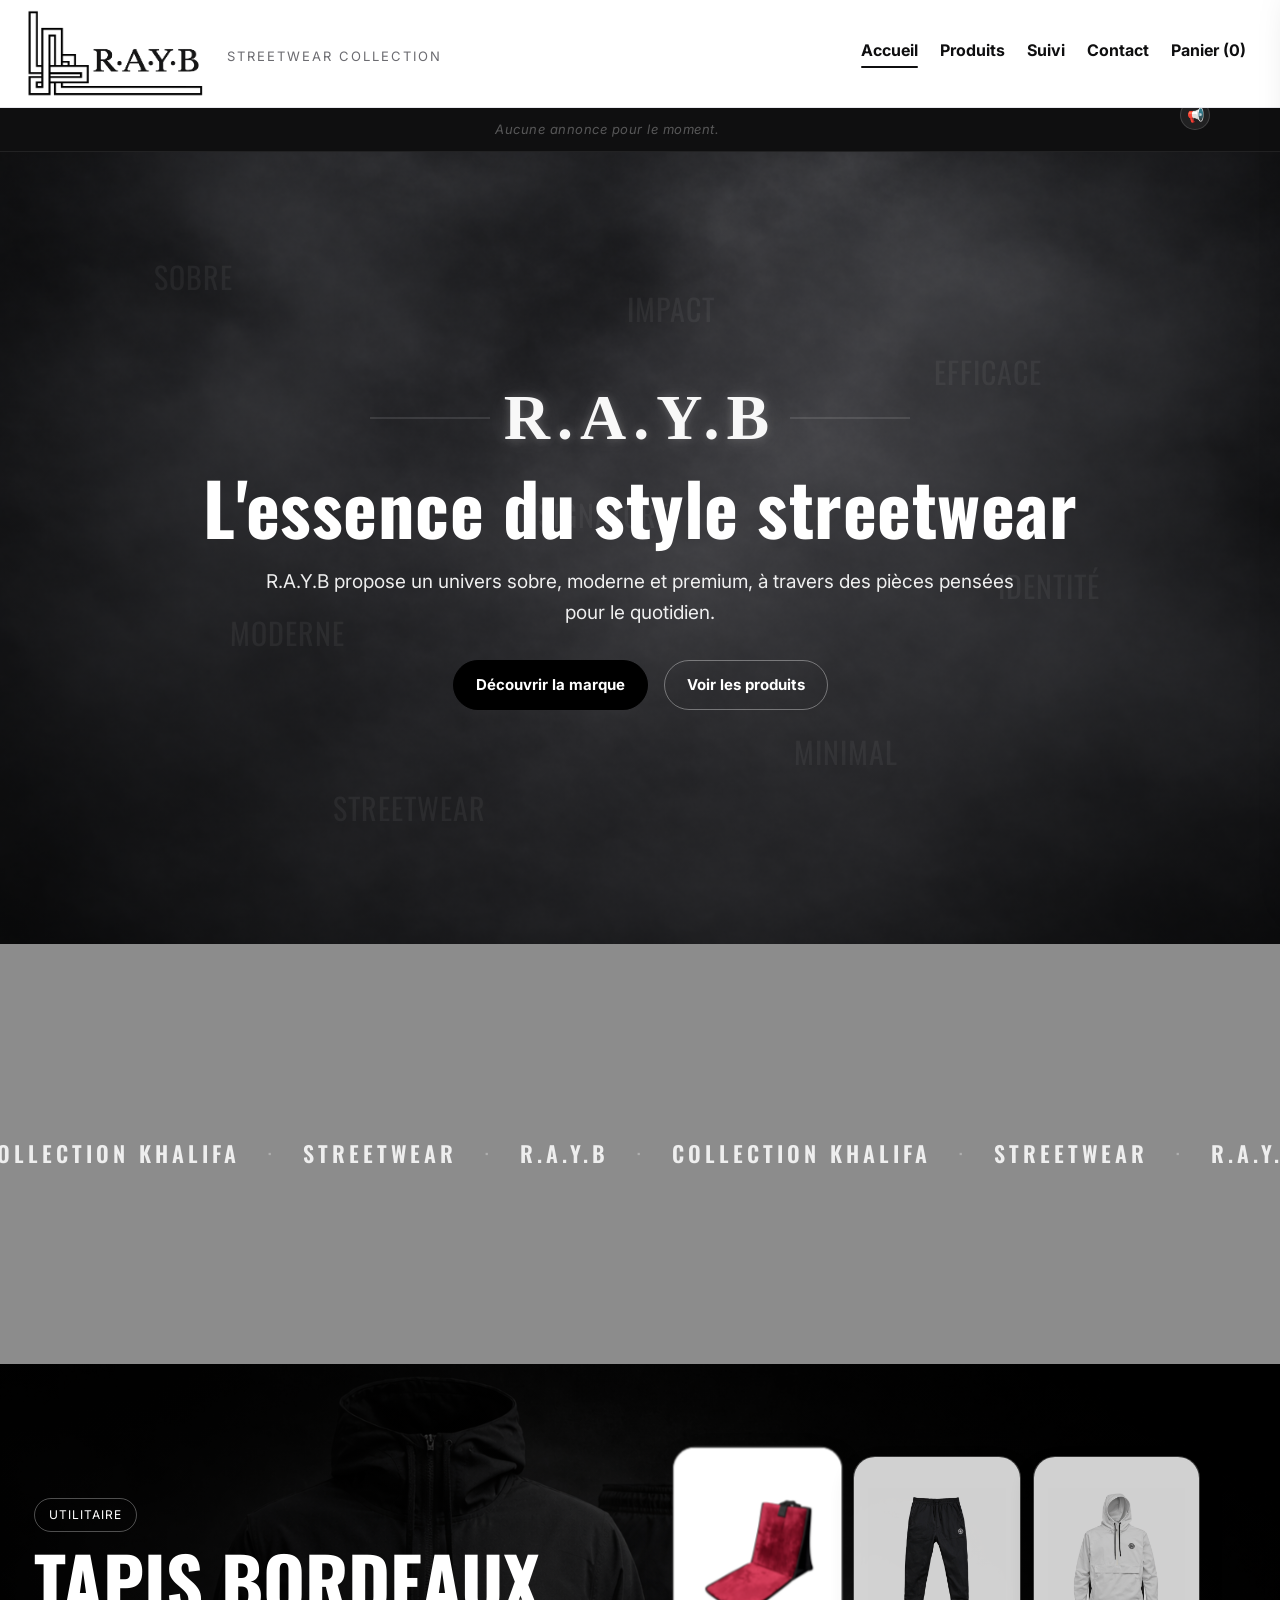
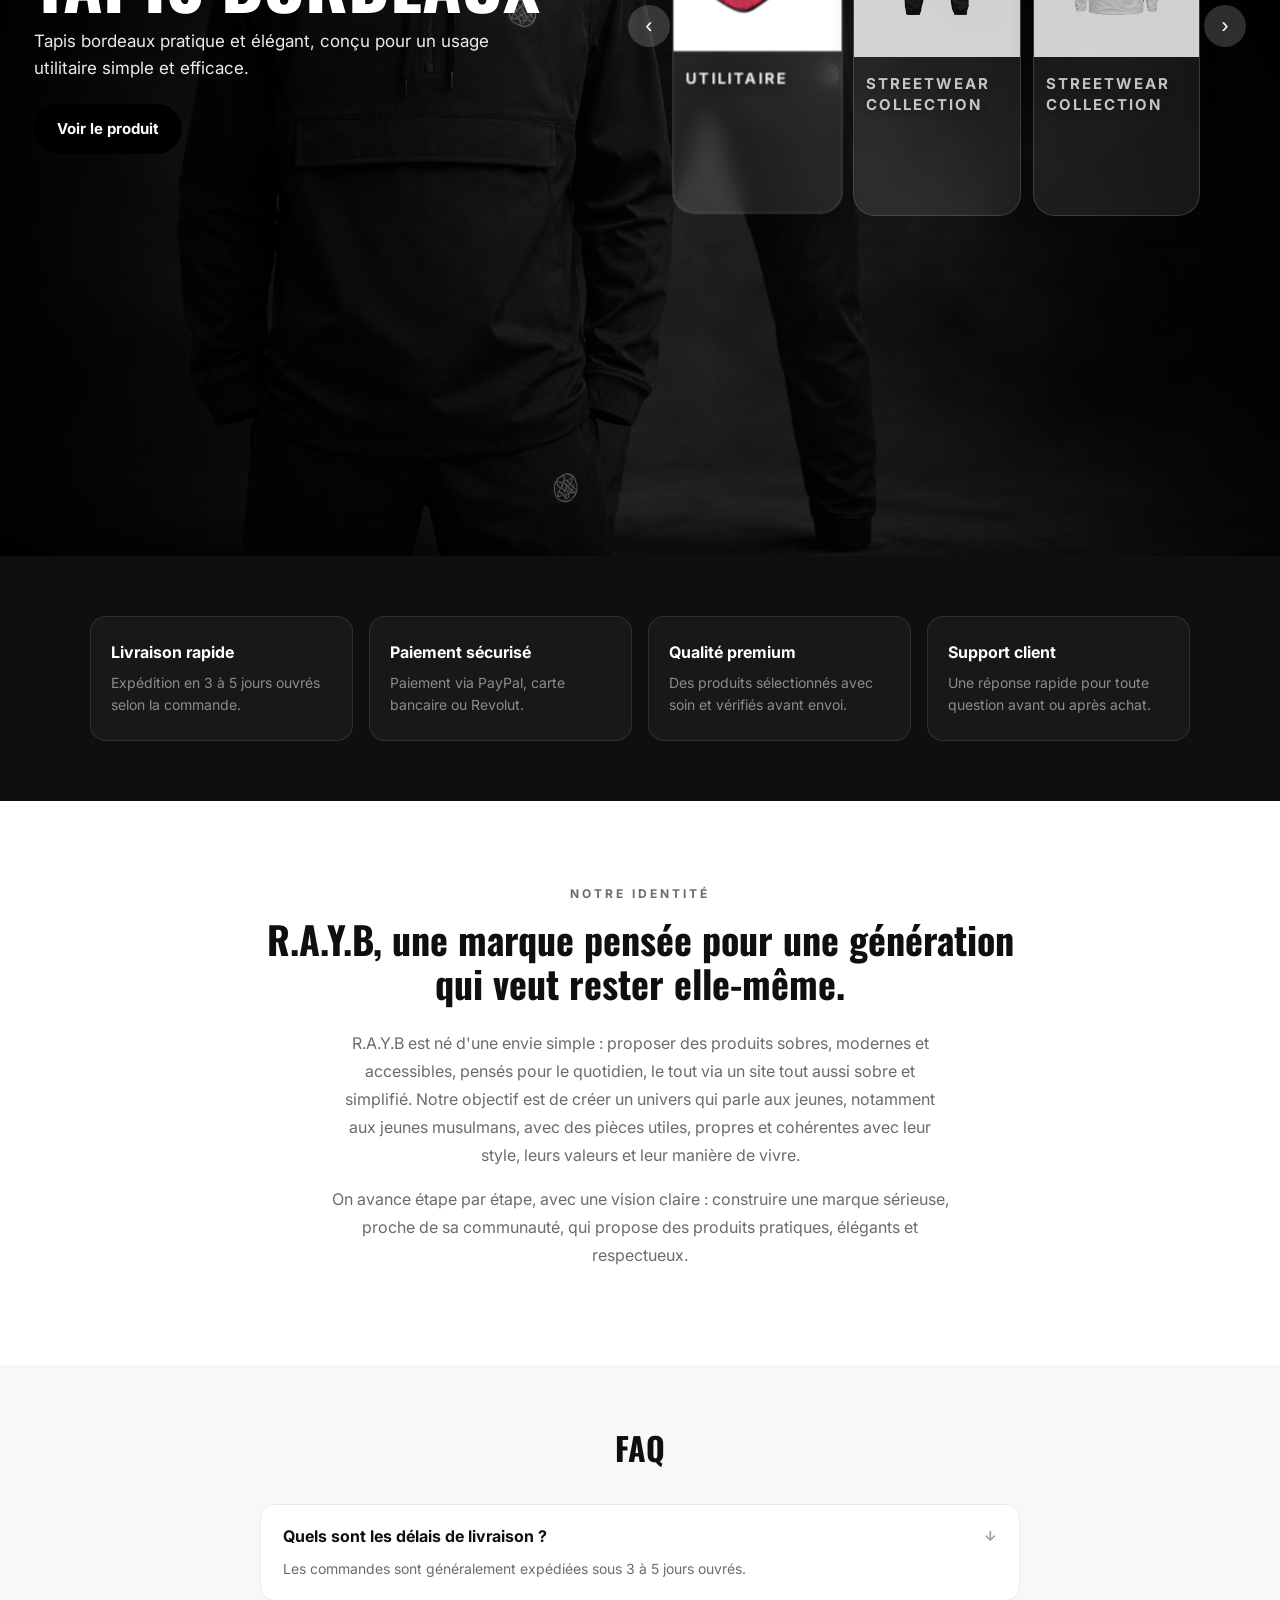
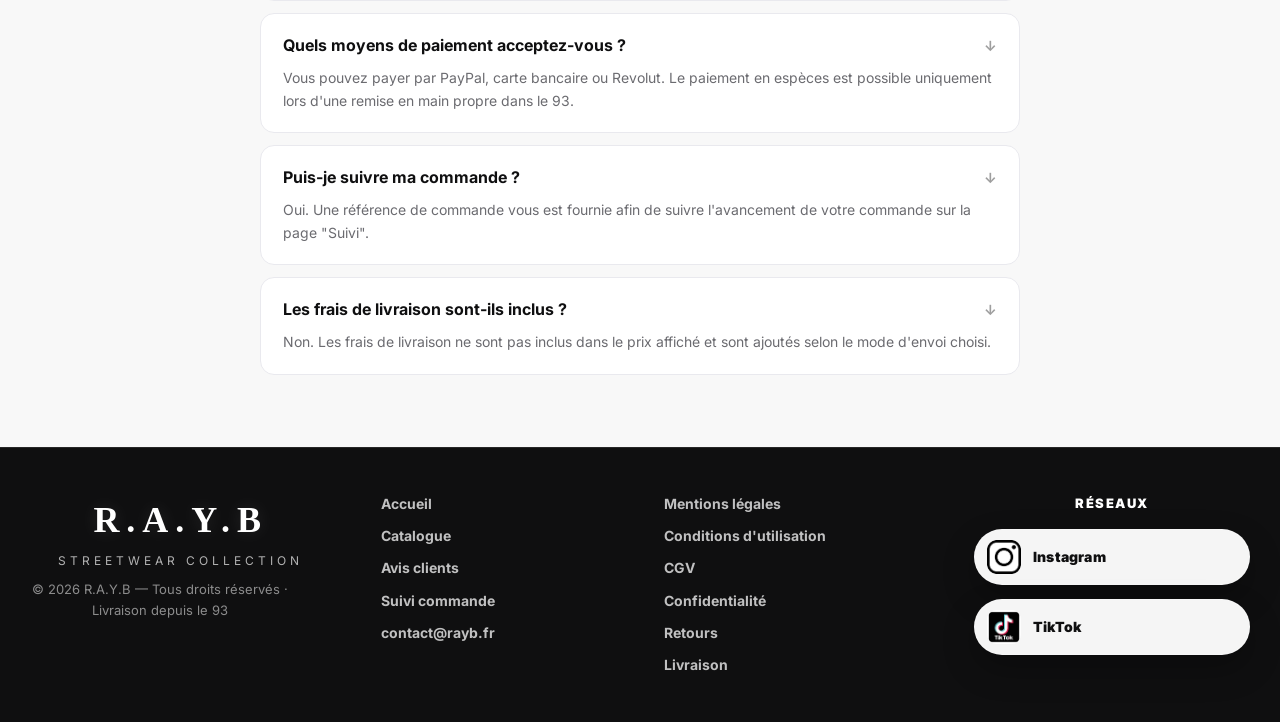
<file: index.html>
<!DOCTYPE html>
<html lang="fr">
<head>
  <script async src="https://www.googletagmanager.com/gtag/js?id=G-W9DEFRPRFW"></script>
  <script>
    window.dataLayer = window.dataLayer || [];
    function gtag(){dataLayer.push(arguments);}
    gtag('js', new Date());
    gtag('config', 'G-W9DEFRPRFW');
  </script>

  <meta charset="UTF-8">
  <meta name="viewport" content="width=device-width, initial-scale=1.0">
  <title>R.A.Y.B — Streetwear Collection</title>
  <meta name="description" content="R.A.Y.B — Streetwear sobre, moderne et premium. Vestes, pantalons et produits utilitaires pensés pour le quotidien.">
  <meta property="og:title" content="R.A.Y.B — Streetwear Collection">
  <meta property="og:description" content="Des pièces sobres, modernes et accessibles, pensées pour le quotidien.">
  <meta property="og:url" content="https://rayb.fr">
  <meta property="og:type" content="website">

  <link rel="stylesheet" href="style.css">
  <link rel="icon" type="image/png" href="images/favicon.png">
  <link href="https://fonts.googleapis.com/css2?family=Oswald:wght@400;500;600;700&family=Inter:wght@300;400;500;600;700&display=swap" rel="stylesheet">
</head>
<body>

  <header class="header">
    <a href="index.html" class="brand" style="text-decoration:none;color:inherit;">
      <img src="images/logo-rayb-header.png" alt="Logo R.A.Y.B" class="logo">
      <div class="brand-text">
        <p>Streetwear Collection</p>
      </div>
    </a>

    <button class="nav-toggle" onclick="toggleMenu()" aria-label="Menu">&#9776;</button>

    <nav class="nav" id="mainNav">
      <a href="index.html" class="active">Accueil</a>
      <a href="catalogue.html">Produits</a>
      <a href="suivi.html">Suivi</a>
      <a href="#" onclick="openContact()">Contact</a>
      <a href="#" onclick="openCart()">Panier (<span class="cart-count">0</span>)</a>
    </nav>
  </header>

  <!-- BARRE ANNONCES -->
  <div class="announcements-bar" id="annBar">
    <span class="ann-text-center" id="annTextCenter">Aucune annonce pour le moment.</span>
    <button class="ann-icon-btn" id="annIconBtn" title="Voir toutes les annonces" style="position:relative;">
      📢
      <span class="ann-badge" id="annCountBadge" style="display:none;">0</span>
    </button>
  </div>

  <!-- PANNEAU HISTORIQUE ANNONCES -->
  <div id="annOverlay"></div>
  <div class="ann-panel" id="annPanel">
    <div class="ann-panel-header">
      <h3>Annonces</h3>
      <button class="ann-panel-close" onclick="closeAnnPanel()">&#215;</button>
    </div>
    <div class="ann-panel-list" id="annPanelList"></div>
  </div>

  <section class="hero-home">
    <div class="hero-home-overlay"></div>

    <div class="hero-words">
      <span>Sobre</span>
      <span>Efficace</span>
      <span>Moderne</span>
      <span>Minimal</span>
      <span>Signature</span>
      <span>Impact</span>
      <span>Streetwear</span>
      <span>Identité</span>
    </div>

    <div class="hero-home-content">
      <span class="hero-brand">R.A.Y.B</span>
      <h1 class="hero-home-title">L'essence du style streetwear</h1>
      <p class="hero-home-text">
        R.A.Y.B propose un univers sobre, moderne et premium, à travers des pièces pensées pour le quotidien.
      </p>
      <div class="hero-home-actions">
        <a href="catalogue.html" class="btn primary">Découvrir la marque</a>
        <a href="#produits-populaires" class="btn ghost-light">Voir les produits</a>
      </div>
    </div>
  </section>

  <!-- BANDE VIDÉO EN BOUCLE -->
  <section class="video-band">
    <video
      class="video-band-player"
      autoplay
      muted
      loop
      playsinline
      src="videos/rayb-loop.mp4">
    </video>
    <div class="video-band-overlay"></div>
    <div class="video-band-text">
      <span>Collection Khalifa</span>
      <span>·</span>
      <span>Streetwear</span>
      <span>·</span>
      <span>R.A.Y.B</span>
      <span>·</span>
      <span>Collection Khalifa</span>
      <span>·</span>
      <span>Streetwear</span>
      <span>·</span>
      <span>R.A.Y.B</span>
    </div>
  </section>

  <section class="hero-showcase" id="produits-populaires">
    <div class="hero-dark-layer"></div>

    <div class="hero-showcase-inner">
      <div class="hero-left">
        <span class="hero-pill" id="heroCategory">Streetwear Collection</span>
        <h2 class="hero-main-title" id="heroProductTitle">Veste noire</h2>
        <p class="hero-main-text" id="heroProductDesc">
          Veste noire sobre et moderne, pensée pour un style quotidien net et affirmé.
        </p>
        <div class="hero-actions">
          <a href="produit.html?item=veste-noire" class="btn primary" id="heroProductBtn">Voir le produit</a>
        </div>
      </div>

      <div class="hero-right">
        <button class="hero-arrow hero-arrow-left" type="button" onclick="prevSlide()">&#8249;</button>

        <div class="hero-cards-wrap">
          <div class="hero-cards" id="slider">
            <a class="hero-card active"
               href="produit.html?item=veste-noire"
               data-name="Veste noire"
               data-desc="Veste noire sobre et moderne, pensée pour un style quotidien net et affirmé."
               data-category="Streetwear Collection"
               data-link="produit.html?item=veste-noire">
              <img src="images/veste-noire.png" alt="Veste noire">
              <div class="hero-card-info"><span>STREETWEAR COLLECTION</span></div>
            </a>

            <a class="hero-card"
               href="produit.html?item=pantalon-noir"
               data-name="Pantalon noir"
               data-desc="Pantalon noir confortable et structuré, idéal pour un look minimaliste et moderne."
               data-category="Streetwear Collection"
               data-link="produit.html?item=pantalon-noir">
              <img src="images/pantalon-noir.png" alt="Pantalon noir">
              <div class="hero-card-info"><span>STREETWEAR COLLECTION</span></div>
            </a>

            <a class="hero-card"
               href="produit.html?item=tapis-bordeaux"
               data-name="Tapis bordeaux"
               data-desc="Tapis bordeaux pratique et élégant, conçu pour un usage utilitaire simple et efficace."
               data-category="Utilitaire"
               data-link="produit.html?item=tapis-bordeaux">
              <img src="images/tapis-bordeaux.png" alt="Tapis bordeaux">
              <div class="hero-card-info"><span>UTILITAIRE</span></div>
            </a>
          </div>
        </div>

        <button class="hero-arrow hero-arrow-right" type="button" onclick="nextSlide()">&#8250;</button>
      </div>
    </div>
  </section>

  <section class="trust-section">
    <div class="trust-container">
      <div class="trust-item">
        <h3>Livraison rapide</h3>
        <p>Expédition en 3 à 5 jours ouvrés selon la commande.</p>
      </div>
      <div class="trust-item">
        <h3>Paiement sécurisé</h3>
        <p>Paiement via PayPal, carte bancaire ou Revolut.</p>
      </div>
      <div class="trust-item">
        <h3>Qualité premium</h3>
        <p>Des produits sélectionnés avec soin et vérifiés avant envoi.</p>
      </div>
      <div class="trust-item">
        <h3>Support client</h3>
        <p>Une réponse rapide pour toute question avant ou après achat.</p>
      </div>
    </div>
  </section>

  <section class="about-section">
    <div class="about-container">
      <span class="about-label">Notre identité</span>
      <h2>R.A.Y.B, une marque pensée pour une génération qui veut rester elle-même.</h2>
      <p>
        R.A.Y.B est né d'une envie simple : proposer des produits sobres, modernes et accessibles,
        pensés pour le quotidien, le tout via un site tout aussi sobre et simplifié.
        Notre objectif est de créer un univers qui parle aux jeunes,
        notamment aux jeunes musulmans, avec des pièces utiles, propres et cohérentes avec leur style,
        leurs valeurs et leur manière de vivre.
      </p>
      <p>
        On avance étape par étape, avec une vision claire : construire une marque sérieuse,
        proche de sa communauté, qui propose des produits pratiques, élégants et respectueux.
      </p>
    </div>
  </section>

  <section class="faq-section">
    <div class="faq-container">
      <h2>FAQ</h2>
      <div class="faq-item">
        <h4>Quels sont les délais de livraison ?</h4>
        <p>Les commandes sont généralement expédiées sous 3 à 5 jours ouvrés.</p>
      </div>
      <div class="faq-item">
        <h4>Quels moyens de paiement acceptez-vous ?</h4>
        <p>Vous pouvez payer par PayPal, carte bancaire ou Revolut. Le paiement en espèces est possible uniquement lors d'une remise en main propre dans le 93.</p>
      </div>
      <div class="faq-item">
        <h4>Puis-je suivre ma commande ?</h4>
        <p>Oui. Une référence de commande vous est fournie afin de suivre l'avancement de votre commande sur la page "Suivi".</p>
      </div>
      <div class="faq-item">
        <h4>Les frais de livraison sont-ils inclus ?</h4>
        <p>Non. Les frais de livraison ne sont pas inclus dans le prix affiché et sont ajoutés selon le mode d'envoi choisi.</p>
      </div>
    </div>
  </section>

  <div id="contactPopup" class="popup" onclick="closeContact()">
  <div class="popup-content contact-popup-content" onclick="event.stopPropagation()">
    <button class="popup-close" onclick="closeContact()">&#215;</button>
    <span class="contact-label">R.A.Y.B</span>
    <h2>Contact</h2>
    <p>Email : <strong><a href="mailto:contact@rayb.fr">contact@rayb.fr</a></strong></p>
    <p>Téléphone : <strong>06 28 49 84 93</strong></p>
    <div class="contact-socials">
      <a class="social-link instagram-link" href="https://www.instagram.com/r.a.y.b_officiel/#" target="_blank" rel="noopener">
        <img src="images/social-instagram.png" alt="Instagram">
        <span>Instagram</span>
      </a>
      <a class="social-link tiktok-link" href="https://www.tiktok.com/@.rayb.fr?is_from_webapp=1&sender_device=pc" target="_blank" rel="noopener">
        <img src="images/social-tiktok.png" alt="TikTok">
        <span>TikTok</span>
      </a>
    </div>
    <div class="contact-qr-box">
      <img src="images/instagram-qr.png" alt="QR code Instagram R.A.Y.B" class="contact-qr">
      <span>Scanne le QR code pour retrouver Instagram</span>
    </div>
  </div>
</div>

  <div id="cartOverlay" class="cart-overlay" onclick="closeCart()"></div>
  <aside id="cartDrawer" class="cart-drawer">
    <div class="cart-header">
      <h2>Panier</h2>
      <button onclick="closeCart()">&#215;</button>
    </div>
    <div id="cartItems" class="cart-items"></div>
    <div class="cart-footer">
      <div class="cart-total-line">
        <strong>Total</strong>
        <strong id="cartTotal">0,00 €</strong>
      </div>
      <button class="btn primary cart-checkout" onclick="goToPayment()">Continuer vers le paiement</button>
    </div>
  </aside>

  <script src="cart.js"></script>

  <footer class="footer">
  <div class="footer-inner">
    <div class="footer-brand">
      <strong>R.A.Y.B</strong>
      <span>Streetwear Collection</span>
      <p>© 2026 R.A.Y.B — Tous droits réservés · Livraison depuis le 93</p>
    </div>
    <div class="footer-links">
      <a href="index.html">Accueil</a>
      <a href="catalogue.html">Catalogue</a>
      <a href="avis.html">Avis clients</a>
      <a href="suivi.html">Suivi commande</a>
      <a href="mailto:contact@rayb.fr">contact@rayb.fr</a>
    </div>
    <div class="footer-links footer-legal-links">
      <a href="mentions-legales.html">Mentions légales</a>
      <a href="conditions-utilisation.html">Conditions d'utilisation</a>
      <a href="cgv.html">CGV</a>
      <a href="politique-confidentialite.html">Confidentialité</a>
      <a href="politique-retour.html">Retours</a>
      <a href="livraison.html">Livraison</a>
    </div>
    <div class="footer-socials">
      <span class="footer-title">Réseaux</span>
      <a class="social-link instagram-link" href="https://www.instagram.com/r.a.y.b_officiel/#" target="_blank" rel="noopener">
        <img src="images/social-instagram.png" alt="Instagram">
        <span>Instagram</span>
      </a>
      <a class="social-link tiktok-link" href="https://www.tiktok.com/@.rayb.fr?is_from_webapp=1&sender_device=pc" target="_blank" rel="noopener">
        <img src="images/social-tiktok.png" alt="TikTok">
        <span>TikTok</span>
      </a>
    </div>
  </div>
</footer>

  <script>
    let index = 0;
    let cards = Array.from(document.querySelectorAll(".hero-card"));
    const heroCategory = document.getElementById("heroCategory");
    const heroProductTitle = document.getElementById("heroProductTitle");
    const heroProductDesc = document.getElementById("heroProductDesc");
    const heroProductBtn = document.getElementById("heroProductBtn");
    const slider = document.getElementById("slider");
    if (slider) {
      cards.sort(() => Math.random() - 0.5).forEach(card => slider.appendChild(card));
      cards = Array.from(slider.querySelectorAll(".hero-card"));
    }
    let autoSlide;

    function updateSlider() {
      cards.forEach(card => card.classList.remove("active"));
      const activeCard = cards[index];
      activeCard.classList.add("active");
      heroCategory.innerText = activeCard.dataset.category;
      heroProductTitle.innerText = activeCard.dataset.name;
      heroProductDesc.innerText = activeCard.dataset.desc;
      heroProductBtn.href = activeCard.dataset.link;
    }

    function nextSlide() {
      index = (index + 1) % cards.length;
      updateSlider();
      startAutoSlide();
    }

    function prevSlide() {
      index = (index - 1 + cards.length) % cards.length;
      updateSlider();
      startAutoSlide();
    }

    function startAutoSlide() {
      stopAutoSlide();
      autoSlide = setInterval(() => nextSlide(), 3000);
    }

    function stopAutoSlide() {
      clearInterval(autoSlide);
    }

    cards.forEach((card, i) => {
      card.addEventListener("mouseenter", () => {
        if (index !== i) { index = i; updateSlider(); }
      });
    });

    if (slider) {
      slider.addEventListener("mouseenter", stopAutoSlide);
      slider.addEventListener("mouseleave", startAutoSlide);
    }

    function openContact() { document.getElementById("contactPopup").style.display = "flex"; }
    function closeContact() { document.getElementById("contactPopup").style.display = "none"; }

    function toggleMenu() {
      document.getElementById("mainNav").classList.toggle("open");
    }

    updateSlider();
    startAutoSlide();
  </script>

  <script src="annonces.js"></script>
</body>
</html>
</file>
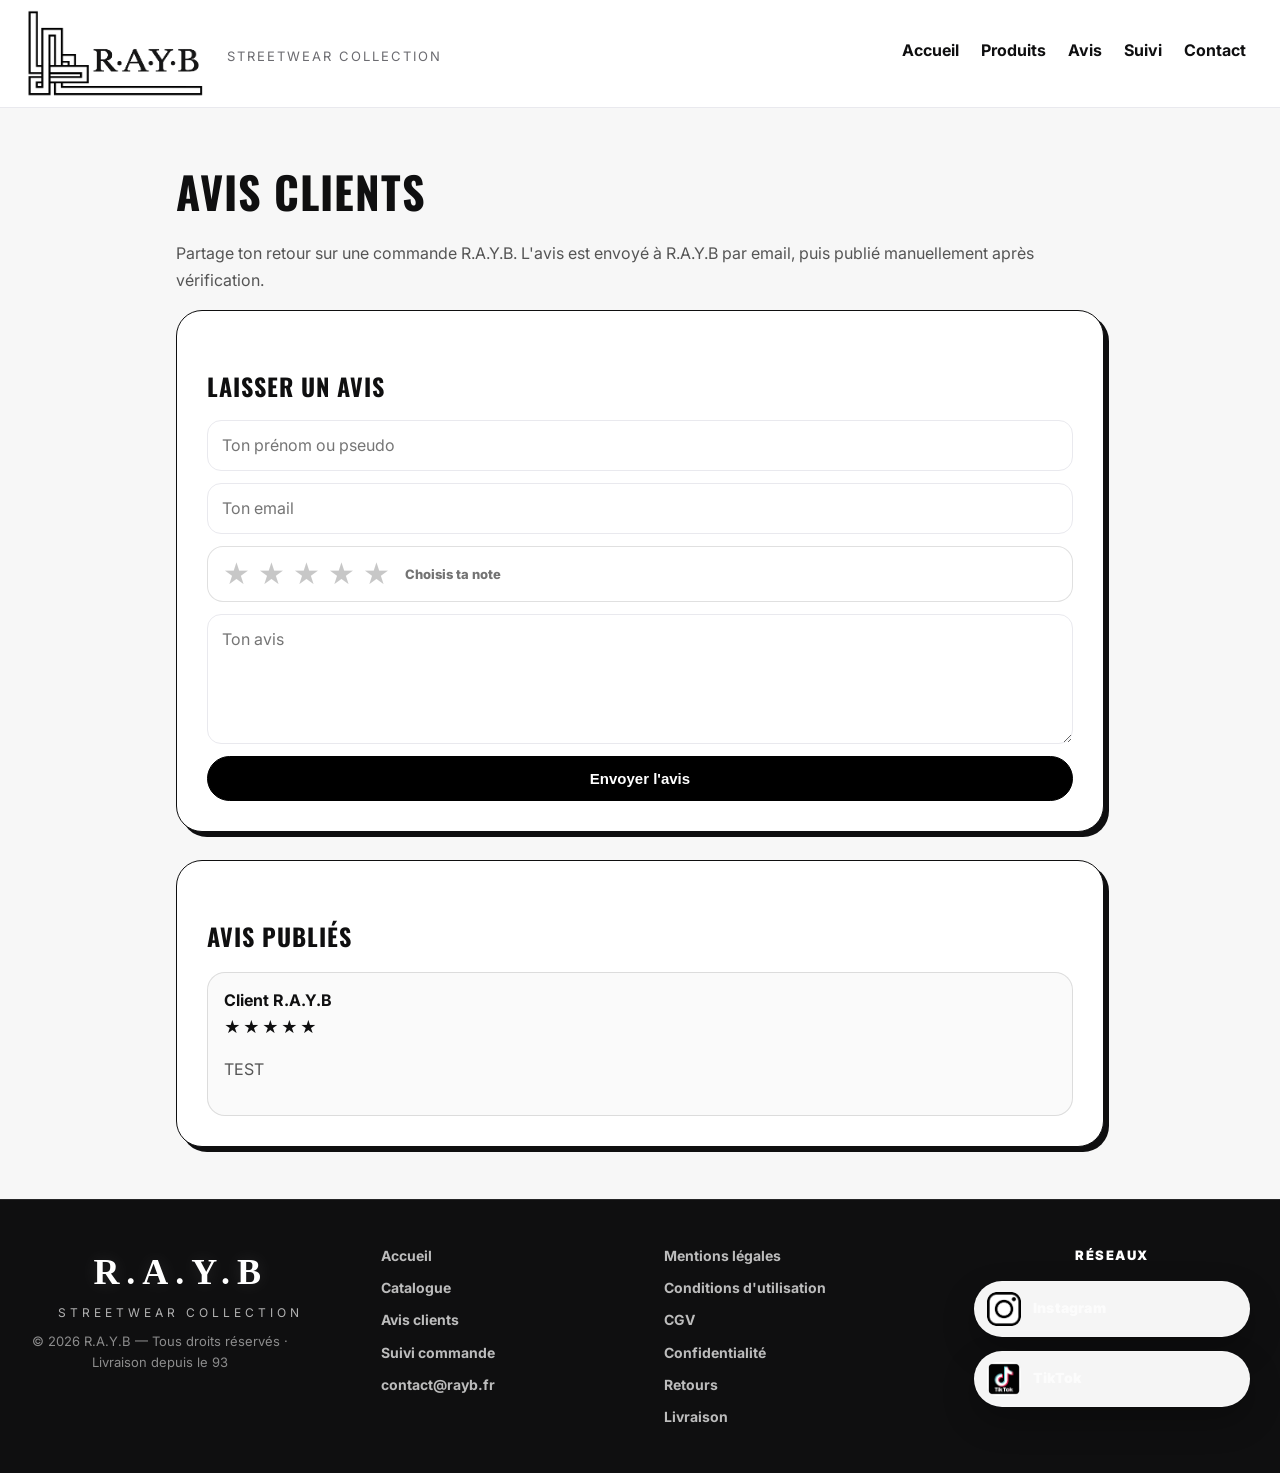
<file: avis.html>
<!DOCTYPE html>
<html lang="fr">
<head>
  <meta charset="UTF-8">
  <meta name="viewport" content="width=device-width, initial-scale=1.0">
  <link rel="stylesheet" href="style.css">
  <link rel="icon" type="image/png" href="images/favicon.png">
  <link href="https://fonts.googleapis.com/css2?family=Oswald:wght@400;500;600;700&family=Inter:wght@300;400;500;600;700&display=swap" rel="stylesheet">
  <title>Avis clients — R.A.Y.B</title>
</head>
<body class="reviews-page">
<header class="header">
  <a href="index.html" class="brand" style="text-decoration:none;color:inherit;">
    <img src="images/logo-rayb-header.png" alt="Logo R.A.Y.B" class="logo">
    <div class="brand-text"><p>Streetwear Collection</p></div>
  </a>
  <button class="nav-toggle" onclick="toggleMenu()" aria-label="Menu">&#9776;</button>
  <nav class="nav" id="mainNav">
    <a href="index.html">Accueil</a>
    <a href="catalogue.html">Produits</a>
    <a href="avis.html">Avis</a>
    <a href="suivi.html">Suivi</a>
    <a href="#" onclick="openContact()">Contact</a>
  </nav>
</header>
<main class="reviews-wrap">
  <h1>Avis clients</h1>
  <p>Partage ton retour sur une commande R.A.Y.B. L'avis est envoyé à R.A.Y.B par email, puis publié manuellement après vérification.</p>
  <section class="review-form-box">
    <h2>Laisser un avis</h2>
    <iframe name="reviewSubmitFrame" style="display:none;"></iframe>
    <form class="review-form" action="https://script.google.com/macros/s/AKfycbwzN46vQsAqEEqEFmDPUL-d3qV8Bvst4jEdwv2mWw9I26ya7L0tafYR2pign4P-BCqa/exec" method="POST" target="reviewSubmitFrame" onsubmit="showReviewSentMessage()">
      <input type="hidden" name="action" value="avis">
      <input name="nom" placeholder="Ton prénom ou pseudo" required>
      <input name="email" type="email" placeholder="Ton email" required>

      <div class="star-rating" data-rating="0" aria-label="Choisis une note sur 5">
        <input type="hidden" name="note" class="star-rating-input" required>
        <button type="button" class="star-btn" data-value="1" aria-label="1 étoile">★</button>
        <button type="button" class="star-btn" data-value="2" aria-label="2 étoiles">★</button>
        <button type="button" class="star-btn" data-value="3" aria-label="3 étoiles">★</button>
        <button type="button" class="star-btn" data-value="4" aria-label="4 étoiles">★</button>
        <button type="button" class="star-btn" data-value="5" aria-label="5 étoiles">★</button>
        <span class="star-rating-text">Choisis ta note</span>
      </div>

      <textarea name="avis" placeholder="Ton avis" required></textarea>
      <button class="btn primary" type="submit">Envoyer l'avis</button>
      <p id="reviewSentMessage" class="review-sent-message" style="display:none;">Merci, ton avis a bien été envoyé à R.A.Y.B. Il sera publié après vérification.</p>
    </form>
  </section>
  <section class="approved-reviews" style="margin-top:28px;">
    <h2>Avis publiés</h2>
    <div id="reviewList" class="review-list"></div>
  </section>
</main>
<div id="contactPopup" class="popup" onclick="closeContact()">
  <div class="popup-content contact-popup-content" onclick="event.stopPropagation()">
    <button class="popup-close" onclick="closeContact()">&#215;</button>
    <span class="contact-label">R.A.Y.B</span>
    <h2>Contact</h2>
    <p>Email : <strong><a href="mailto:contact@rayb.fr">contact@rayb.fr</a></strong></p>
    <p>Téléphone : <strong>06 28 49 84 93</strong></p>
    <div class="contact-socials">
      <a class="social-link instagram-link" href="https://www.instagram.com/r.a.y.b_officiel/#" target="_blank" rel="noopener">
        <img src="images/social-instagram.png" alt="Instagram">
        <span>Instagram</span>
      </a>
      <a class="social-link tiktok-link" href="https://www.tiktok.com/@.rayb.fr?is_from_webapp=1&sender_device=pc" target="_blank" rel="noopener">
        <img src="images/social-tiktok.png" alt="TikTok">
        <span>TikTok</span>
      </a>
    </div>
    <div class="contact-qr-box">
      <img src="images/instagram-qr.png" alt="QR code Instagram R.A.Y.B" class="contact-qr">
      <span>Scanne le QR code pour retrouver Instagram</span>
    </div>
  </div>
</div>
<script>function openContact(){document.getElementById("contactPopup").style.display="flex"}function closeContact(){document.getElementById("contactPopup").style.display="none"}function toggleMenu(){document.getElementById("mainNav").classList.toggle("open")}function showReviewSentMessage(){setTimeout(function(){var m=document.getElementById("reviewSentMessage"); if(m)m.style.display="block";},500)}</script>
<footer class="footer">
  <div class="footer-inner">
    <div class="footer-brand">
      <strong>R.A.Y.B</strong>
      <span>Streetwear Collection</span>
      <p>© 2026 R.A.Y.B — Tous droits réservés · Livraison depuis le 93</p>
    </div>
    <div class="footer-links">
      <a href="index.html">Accueil</a>
      <a href="catalogue.html">Catalogue</a>
      <a href="avis.html">Avis clients</a>
      <a href="suivi.html">Suivi commande</a>
      <a href="mailto:contact@rayb.fr">contact@rayb.fr</a>
    </div>
    <div class="footer-links footer-legal-links">
      <a href="mentions-legales.html">Mentions légales</a>
      <a href="conditions-utilisation.html">Conditions d'utilisation</a>
      <a href="cgv.html">CGV</a>
      <a href="politique-confidentialite.html">Confidentialité</a>
      <a href="politique-retour.html">Retours</a>
      <a href="livraison.html">Livraison</a>
    </div>
    <div class="footer-socials">
      <span class="footer-title">Réseaux</span>
      <a class="social-link instagram-link" href="https://www.instagram.com/r.a.y.b_officiel/#" target="_blank" rel="noopener">
        <img src="images/social-instagram.png" alt="Instagram">
        <span>Instagram</span>
      </a>
      <a class="social-link tiktok-link" href="https://www.tiktok.com/@.rayb.fr?is_from_webapp=1&sender_device=pc" target="_blank" rel="noopener">
        <img src="images/social-tiktok.png" alt="TikTok">
        <span>TikTok</span>
      </a>
    </div>
  </div>
</footer>

<script>
  function setStarRating(ratingWrap, value){
    const rating = Number(value || 0);
    ratingWrap.dataset.rating = String(rating);
    const input = ratingWrap.querySelector(".star-rating-input");
    const text = ratingWrap.querySelector(".star-rating-text");
    if (input) input.value = rating ? String(rating) : "";
    ratingWrap.querySelectorAll(".star-btn").forEach(btn => {
      btn.classList.toggle("active", Number(btn.dataset.value) <= rating);
    });
    if (text) text.textContent = rating ? rating + " étoile" + (rating > 1 ? "s" : "") : "Choisis ta note";
  }

  function initStarRatings(){
    document.querySelectorAll(".star-rating").forEach(ratingWrap => {
      ratingWrap.querySelectorAll(".star-btn").forEach(btn => {
        btn.addEventListener("mouseenter", () => setStarRating(ratingWrap, btn.dataset.value));
        btn.addEventListener("click", () => setStarRating(ratingWrap, btn.dataset.value));
      });
    });
  }

  document.addEventListener("DOMContentLoaded", initStarRatings);
</script>
<script src="avis.js"></script>
</body>
</html>
</file>
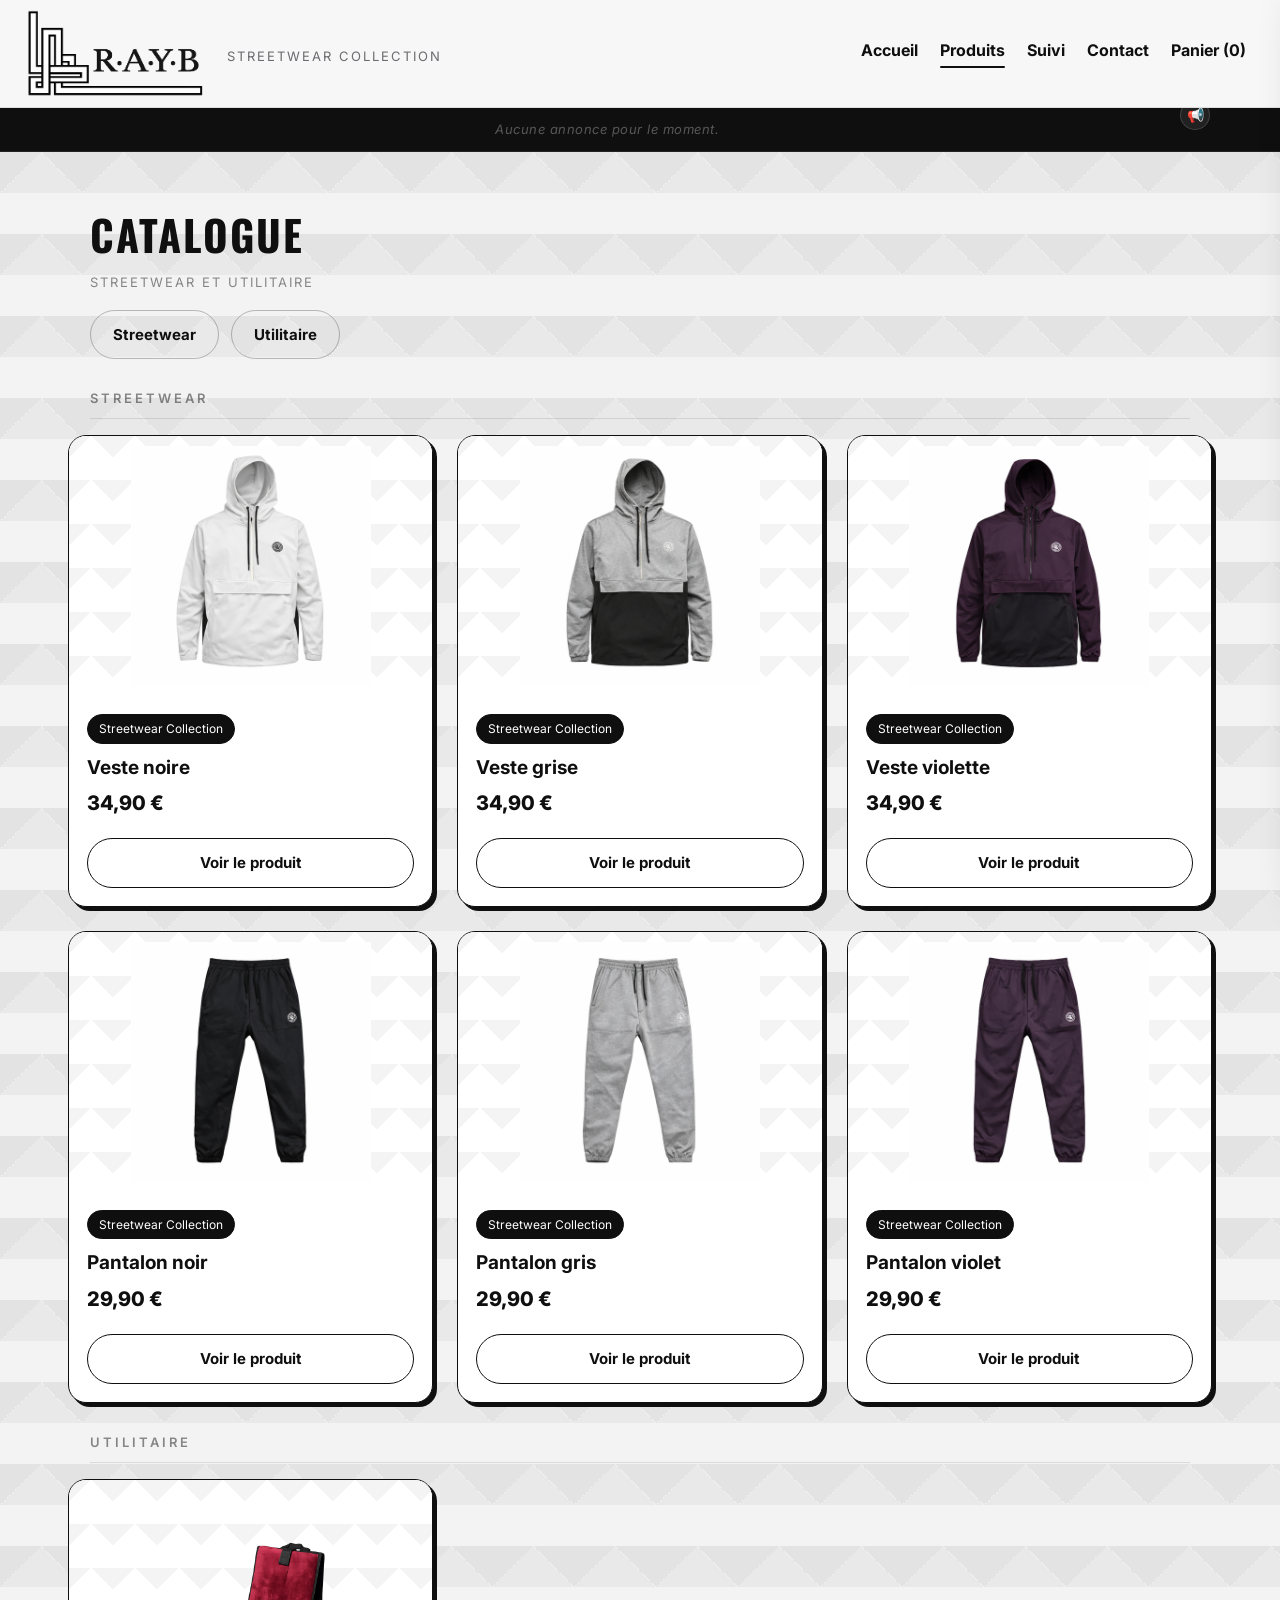
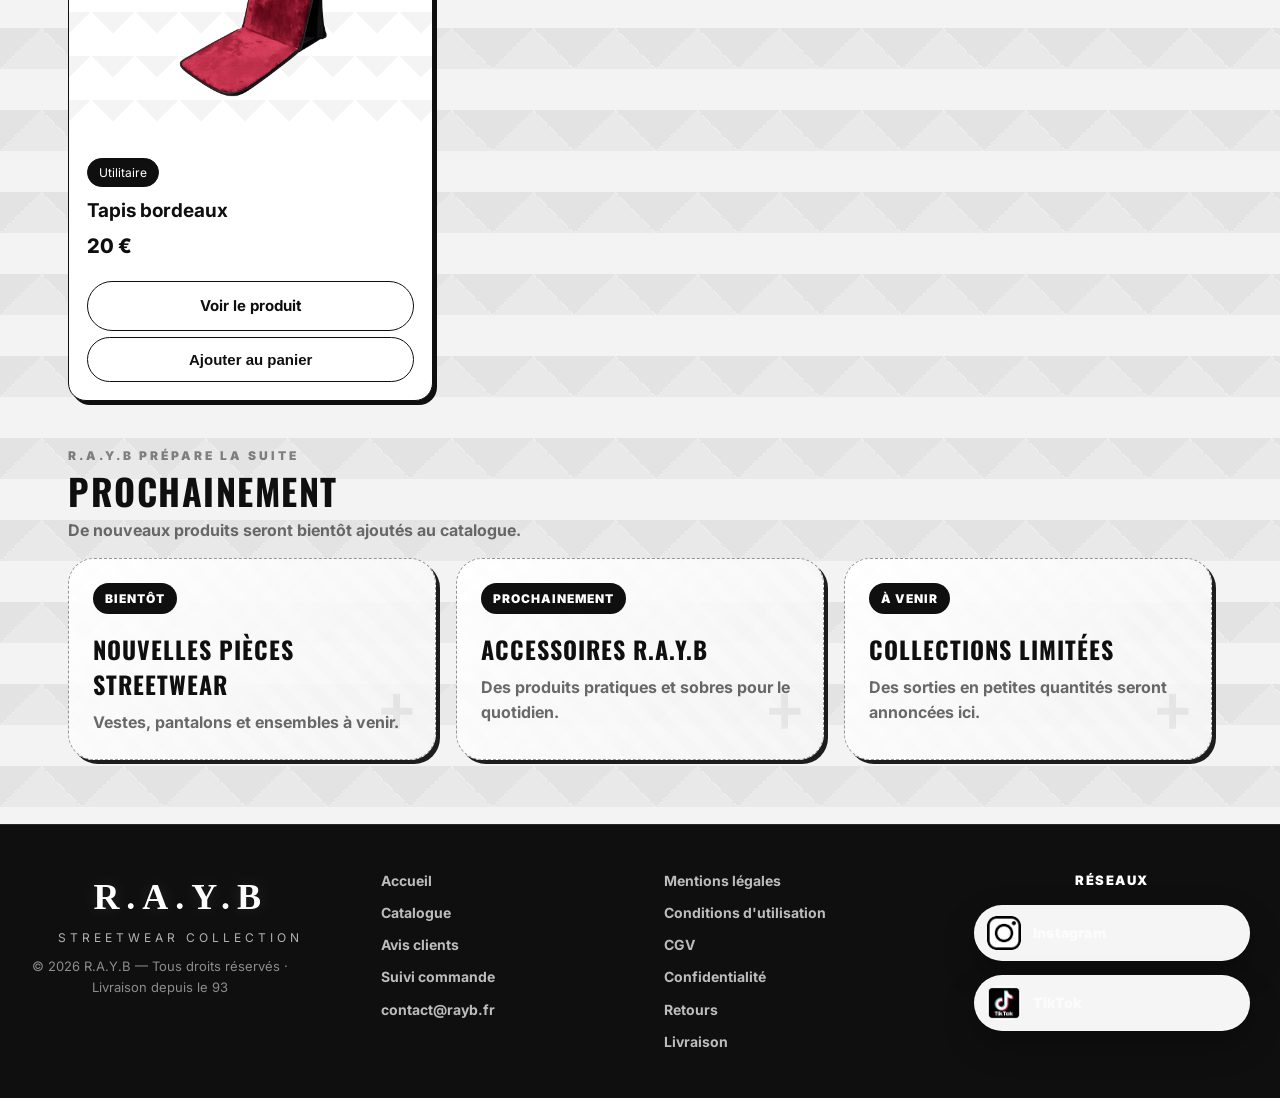
<file: catalogue.html>
<!DOCTYPE html>
<html lang="fr">
<head>
  <script async src="https://www.googletagmanager.com/gtag/js?id=G-W9DEFRPRFW"></script>
  <script>
    window.dataLayer = window.dataLayer || [];
    function gtag(){dataLayer.push(arguments);}
    gtag('js', new Date());
    gtag('config', 'G-W9DEFRPRFW');
  </script>

  <meta charset="UTF-8">
  <meta name="viewport" content="width=device-width, initial-scale=1.0">
  <title>Catalogue — R.A.Y.B</title>
  <meta name="description" content="Découvrez le catalogue R.A.Y.B : streetwear, vêtements et produits utilitaires.">
  <link rel="stylesheet" href="style.css">
  <link rel="icon" type="image/png" href="images/favicon.png">
  <link href="https://fonts.googleapis.com/css2?family=Oswald:wght@400;500;600;700&family=Inter:wght@300;400;500;600;700&display=swap" rel="stylesheet">
</head>
<body class="catalogue-page">

<header class="header">
  <a href="index.html" class="brand" style="text-decoration:none;color:inherit;">
    <img src="images/logo-rayb-header.png" alt="Logo R.A.Y.B" class="logo">
    <div class="brand-text">
      <p>Streetwear Collection</p>
    </div>
  </a>

  <button class="nav-toggle" onclick="toggleMenu()" aria-label="Menu">&#9776;</button>

  <nav class="nav" id="mainNav">
    <a href="index.html">Accueil</a>
    <a href="catalogue.html" class="active">Produits</a>
    <a href="suivi.html">Suivi</a>
    <a href="#" onclick="openContact()">Contact</a>
    <a href="#" onclick="openCart()">Panier (<span class="cart-count">0</span>)</a>
  </nav>
</header>

  <!-- BARRE ANNONCES -->
  <div class="announcements-bar" id="annBar">
    <span class="ann-text-center" id="annTextCenter">Aucune annonce pour le moment.</span>
    <button class="ann-icon-btn" id="annIconBtn" title="Voir toutes les annonces" style="position:relative;">
      📢
      <span class="ann-badge" id="annCountBadge" style="display:none;">0</span>
    </button>
  </div>

  <!-- PANNEAU HISTORIQUE ANNONCES -->
  <div id="annOverlay"></div>
  <div class="ann-panel" id="annPanel">
    <div class="ann-panel-header">
      <h3>Annonces</h3>
      <button class="ann-panel-close" onclick="closeAnnPanel()">&#215;</button>
    </div>
    <div class="ann-panel-list" id="annPanelList"></div>
  </div>

<main class="page">
  <div class="page-title">
    <h2>Catalogue</h2>
    <p>Streetwear et utilitaire</p>
  </div>

  <div class="catalog-nav">
    <a href="#vetements" class="btn">Streetwear</a>
    <a href="#utilitaire" class="btn">Utilitaire</a>
  </div>

  <h3 id="vetements" class="section-title">Streetwear</h3>

  <section class="grid">

    <article class="card">
      <img src="images/veste-noire.png" alt="Veste noire">
      <div class="card-body">
        <span class="badge">Streetwear Collection</span>
        <h3>Veste noire</h3>
        <p class="price">34,90 €</p>
        <a class="btn" href="produit.html?item=veste-noire">Voir le produit</a>
        
      </div>
    </article>

    <article class="card">
      <img src="images/veste-grise.png" alt="Veste grise">
      <div class="card-body">
        <span class="badge">Streetwear Collection</span>
        <h3>Veste grise</h3>
        <p class="price">34,90 €</p>
        <a class="btn" href="produit.html?item=veste-grise">Voir le produit</a>
        
      </div>
    </article>

    <article class="card">
      <img src="images/veste-violette.png" alt="Veste violette">
      <div class="card-body">
        <span class="badge">Streetwear Collection</span>
        <h3>Veste violette</h3>
        <p class="price">34,90 €</p>
        <a class="btn" href="produit.html?item=veste-violette">Voir le produit</a>
        
      </div>
    </article>

    <article class="card">
      <img src="images/pantalon-noir.png" alt="Pantalon noir">
      <div class="card-body">
        <span class="badge">Streetwear Collection</span>
        <h3>Pantalon noir</h3>
        <p class="price">29,90 €</p>
        <a class="btn" href="produit.html?item=pantalon-noir">Voir le produit</a>
        
      </div>
    </article>

    <article class="card">
      <img src="images/pantalon-gris.png" alt="Pantalon gris">
      <div class="card-body">
        <span class="badge">Streetwear Collection</span>
        <h3>Pantalon gris</h3>
        <p class="price">29,90 €</p>
        <a class="btn" href="produit.html?item=pantalon-gris">Voir le produit</a>
        
      </div>
    </article>

    <article class="card">
      <img src="images/pantalon-violet.png" alt="Pantalon violet">
      <div class="card-body">
        <span class="badge">Streetwear Collection</span>
        <h3>Pantalon violet</h3>
        <p class="price">29,90 €</p>
        <a class="btn" href="produit.html?item=pantalon-violet">Voir le produit</a>
        
      </div>
    </article>

  </section>

  <h3 id="utilitaire" class="section-title">Utilitaire</h3>

  <section class="grid">
    <article class="card">
      <img src="images/tapis-bordeaux.png" alt="Tapis bordeaux">
      <div class="card-body">
        <span class="badge">Utilitaire</span>
        <h3>Tapis bordeaux</h3>
        <p class="price">20 €</p>
        <a class="btn" href="produit.html?item=tapis-bordeaux">Voir le produit</a>
        <button class="btn" onclick="addToCart({id:'tapis-bordeaux',name:'Tapis bordeaux',price:20,image:'images/tapis-bordeaux.png',size:'',color:'Bordeaux'})">Ajouter au panier</button>
      </div>
    </article>
  </section>

  <section class="coming-soon-section" aria-label="Produits bientôt disponibles">
    <div class="coming-soon-head">
      <span>R.A.Y.B prépare la suite</span>
      <h3>Prochainement</h3>
      <p>De nouveaux produits seront bientôt ajoutés au catalogue.</p>
    </div>

    <div class="coming-soon-grid">
      <article class="coming-card">
        <span class="coming-badge">Bientôt</span>
        <h4>Nouvelles pièces streetwear</h4>
        <p>Vestes, pantalons et ensembles à venir.</p>
      </article>
      <article class="coming-card">
        <span class="coming-badge">Prochainement</span>
        <h4>Accessoires R.A.Y.B</h4>
        <p>Des produits pratiques et sobres pour le quotidien.</p>
      </article>
      <article class="coming-card">
        <span class="coming-badge">À venir</span>
        <h4>Collections limitées</h4>
        <p>Des sorties en petites quantités seront annoncées ici.</p>
      </article>
    </div>
  </section>

</main>

<div id="contactPopup" class="popup" onclick="closeContact()">
  <div class="popup-content contact-popup-content" onclick="event.stopPropagation()">
    <button class="popup-close" onclick="closeContact()">&#215;</button>
    <span class="contact-label">R.A.Y.B</span>
    <h2>Contact</h2>
    <p>Email : <strong><a href="mailto:contact@rayb.fr">contact@rayb.fr</a></strong></p>
    <p>Téléphone : <strong>06 28 49 84 93</strong></p>
    <div class="contact-socials">
      <a class="social-link instagram-link" href="https://www.instagram.com/r.a.y.b_officiel/#" target="_blank" rel="noopener">
        <img src="images/social-instagram.png" alt="Instagram">
        <span>Instagram</span>
      </a>
      <a class="social-link tiktok-link" href="https://www.tiktok.com/@.rayb.fr?is_from_webapp=1&sender_device=pc" target="_blank" rel="noopener">
        <img src="images/social-tiktok.png" alt="TikTok">
        <span>TikTok</span>
      </a>
    </div>
    <div class="contact-qr-box">
      <img src="images/instagram-qr.png" alt="QR code Instagram R.A.Y.B" class="contact-qr">
      <span>Scanne le QR code pour retrouver Instagram</span>
    </div>
  </div>
</div>

<div id="cartOverlay" class="cart-overlay" onclick="closeCart()"></div>
<aside id="cartDrawer" class="cart-drawer">
  <div class="cart-header">
    <h2>Panier</h2>
    <button onclick="closeCart()">&#215;</button>
  </div>
  <div id="cartItems" class="cart-items"></div>
  <div class="cart-footer">
    <div class="cart-total-line">
      <strong>Total</strong>
      <strong id="cartTotal">0,00 €</strong>
    </div>
    <button class="btn primary cart-checkout" onclick="goToPayment()">Continuer vers le paiement</button>
  </div>
</aside>

<footer class="footer">
  <div class="footer-inner">
    <div class="footer-brand">
      <strong>R.A.Y.B</strong>
      <span>Streetwear Collection</span>
      <p>© 2026 R.A.Y.B — Tous droits réservés · Livraison depuis le 93</p>
    </div>
    <div class="footer-links">
      <a href="index.html">Accueil</a>
      <a href="catalogue.html">Catalogue</a>
      <a href="avis.html">Avis clients</a>
      <a href="suivi.html">Suivi commande</a>
      <a href="mailto:contact@rayb.fr">contact@rayb.fr</a>
    </div>
    <div class="footer-links footer-legal-links">
      <a href="mentions-legales.html">Mentions légales</a>
      <a href="conditions-utilisation.html">Conditions d'utilisation</a>
      <a href="cgv.html">CGV</a>
      <a href="politique-confidentialite.html">Confidentialité</a>
      <a href="politique-retour.html">Retours</a>
      <a href="livraison.html">Livraison</a>
    </div>
    <div class="footer-socials">
      <span class="footer-title">Réseaux</span>
      <a class="social-link instagram-link" href="https://www.instagram.com/r.a.y.b_officiel/#" target="_blank" rel="noopener">
        <img src="images/social-instagram.png" alt="Instagram">
        <span>Instagram</span>
      </a>
      <a class="social-link tiktok-link" href="https://www.tiktok.com/@.rayb.fr?is_from_webapp=1&sender_device=pc" target="_blank" rel="noopener">
        <img src="images/social-tiktok.png" alt="TikTok">
        <span>TikTok</span>
      </a>
    </div>
  </div>
</footer>

<script src="cart.js"></script>
<script>
  function openContact() { document.getElementById("contactPopup").style.display = "flex"; }
  function closeContact() { document.getElementById("contactPopup").style.display = "none"; }
  function toggleMenu() { document.getElementById("mainNav").classList.toggle("open"); }
</script>

  <script src="annonces.js"></script>
</body>
</html>
</file>
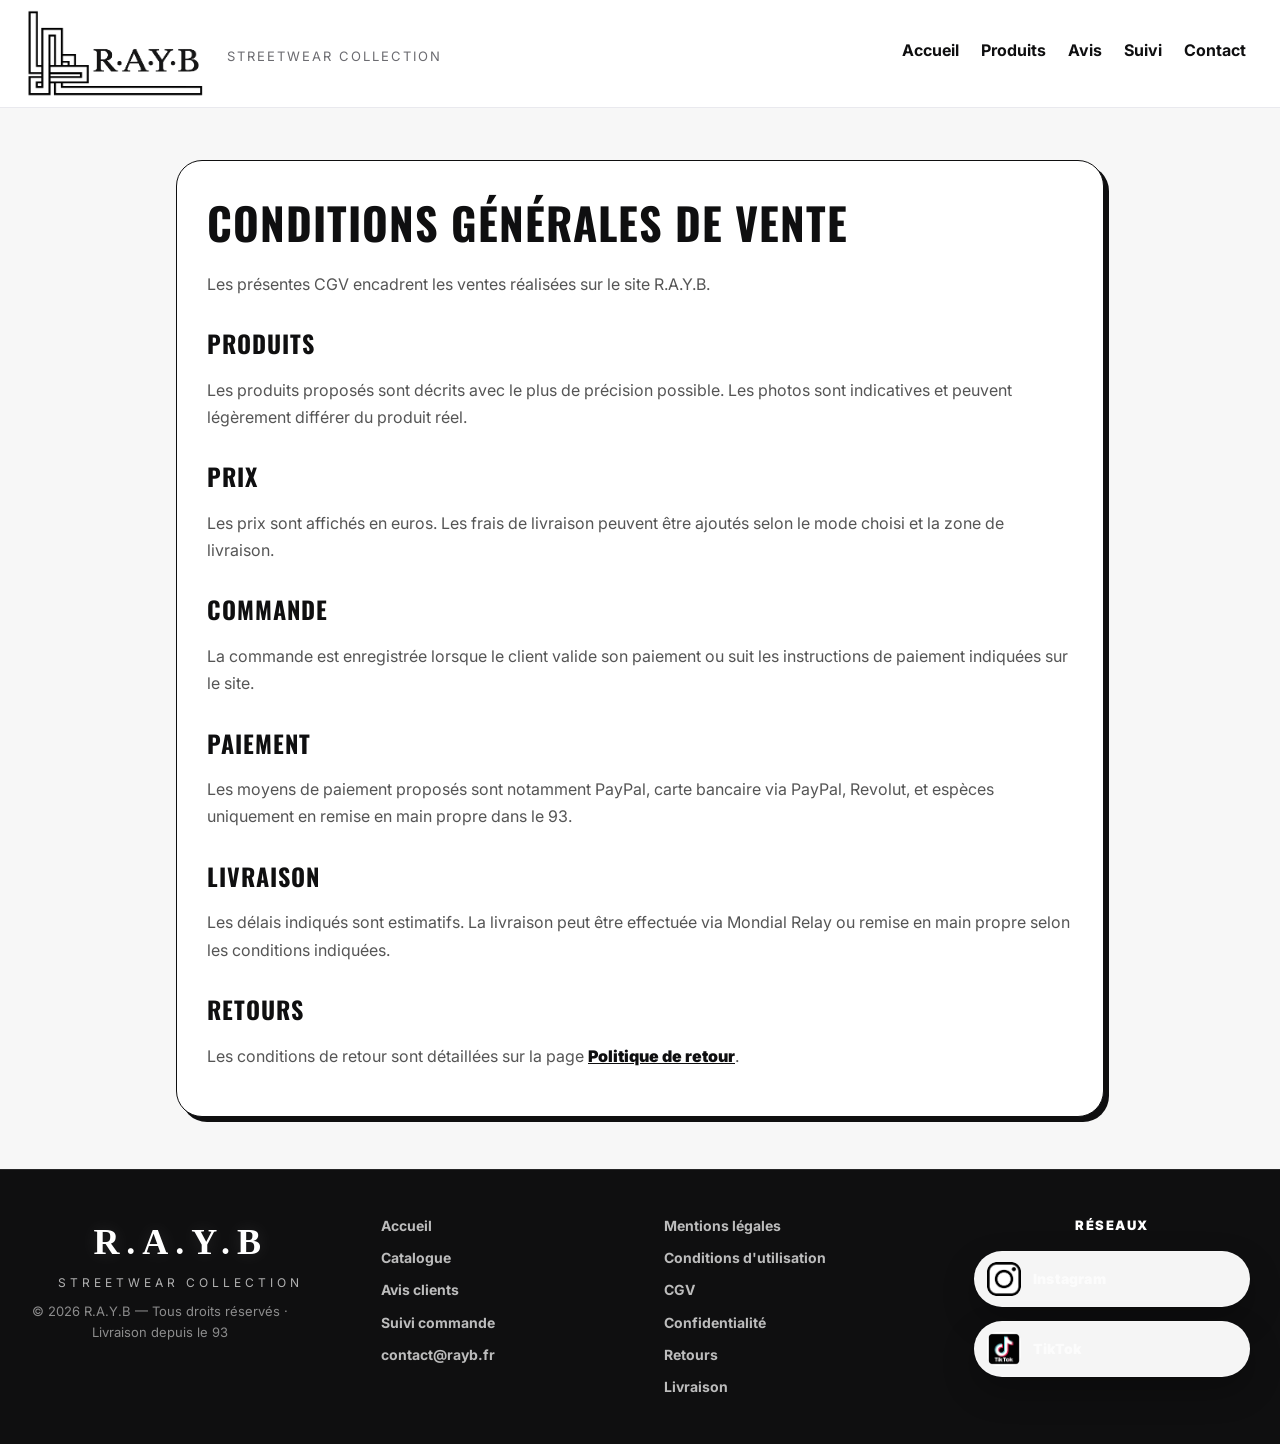
<file: cgv.html>
<!DOCTYPE html>
<html lang="fr">
<head>
  <meta charset="UTF-8">
  <meta name="viewport" content="width=device-width, initial-scale=1.0">
  <link rel="stylesheet" href="style.css">
  <link rel="icon" type="image/png" href="images/favicon.png">
  <link href="https://fonts.googleapis.com/css2?family=Oswald:wght@400;500;600;700&family=Inter:wght@300;400;500;600;700&display=swap" rel="stylesheet">
  <title>Conditions générales de vente — R.A.Y.B</title>
</head>
<body class="legal-page">
<header class="header">
  <a href="index.html" class="brand" style="text-decoration:none;color:inherit;">
    <img src="images/logo-rayb-header.png" alt="Logo R.A.Y.B" class="logo">
    <div class="brand-text"><p>Streetwear Collection</p></div>
  </a>
  <button class="nav-toggle" onclick="toggleMenu()" aria-label="Menu">&#9776;</button>
  <nav class="nav" id="mainNav">
    <a href="index.html">Accueil</a>
    <a href="catalogue.html">Produits</a>
    <a href="avis.html">Avis</a>
    <a href="suivi.html">Suivi</a>
    <a href="#" onclick="openContact()">Contact</a>
  </nav>
</header>
<main class="legal-wrap"><article class="legal-card"><h1>Conditions générales de vente</h1><p>Les présentes CGV encadrent les ventes réalisées sur le site R.A.Y.B.</p><h2>Produits</h2><p>Les produits proposés sont décrits avec le plus de précision possible. Les photos sont indicatives et peuvent légèrement différer du produit réel.</p><h2>Prix</h2><p>Les prix sont affichés en euros. Les frais de livraison peuvent être ajoutés selon le mode choisi et la zone de livraison.</p><h2>Commande</h2><p>La commande est enregistrée lorsque le client valide son paiement ou suit les instructions de paiement indiquées sur le site.</p><h2>Paiement</h2><p>Les moyens de paiement proposés sont notamment PayPal, carte bancaire via PayPal, Revolut, et espèces uniquement en remise en main propre dans le 93.</p><h2>Livraison</h2><p>Les délais indiqués sont estimatifs. La livraison peut être effectuée via Mondial Relay ou remise en main propre selon les conditions indiquées.</p><h2>Retours</h2><p>Les conditions de retour sont détaillées sur la page <a href="politique-retour.html">Politique de retour</a>.</p></article></main>
<div id="contactPopup" class="popup" onclick="closeContact()">
  <div class="popup-content contact-popup-content" onclick="event.stopPropagation()">
    <button class="popup-close" onclick="closeContact()">&#215;</button>
    <span class="contact-label">R.A.Y.B</span>
    <h2>Contact</h2>
    <p>Email : <strong><a href="mailto:contact@rayb.fr">contact@rayb.fr</a></strong></p>
    <p>Téléphone : <strong>06 28 49 84 93</strong></p>
    <div class="contact-socials">
      <a class="social-link instagram-link" href="https://www.instagram.com/r.a.y.b_officiel/#" target="_blank" rel="noopener">
        <img src="images/social-instagram.png" alt="Instagram">
        <span>Instagram</span>
      </a>
      <a class="social-link tiktok-link" href="https://www.tiktok.com/@.rayb.fr?is_from_webapp=1&sender_device=pc" target="_blank" rel="noopener">
        <img src="images/social-tiktok.png" alt="TikTok">
        <span>TikTok</span>
      </a>
    </div>
    <div class="contact-qr-box">
      <img src="images/instagram-qr.png" alt="QR code Instagram R.A.Y.B" class="contact-qr">
      <span>Scanne le QR code pour retrouver Instagram</span>
    </div>
  </div>
</div>
<script>function openContact(){document.getElementById("contactPopup").style.display="flex"}function closeContact(){document.getElementById("contactPopup").style.display="none"}function toggleMenu(){document.getElementById("mainNav").classList.toggle("open")}</script>
<footer class="footer">
  <div class="footer-inner">
    <div class="footer-brand">
      <strong>R.A.Y.B</strong>
      <span>Streetwear Collection</span>
      <p>© 2026 R.A.Y.B — Tous droits réservés · Livraison depuis le 93</p>
    </div>
    <div class="footer-links">
      <a href="index.html">Accueil</a>
      <a href="catalogue.html">Catalogue</a>
      <a href="avis.html">Avis clients</a>
      <a href="suivi.html">Suivi commande</a>
      <a href="mailto:contact@rayb.fr">contact@rayb.fr</a>
    </div>
    <div class="footer-links footer-legal-links">
      <a href="mentions-legales.html">Mentions légales</a>
      <a href="conditions-utilisation.html">Conditions d'utilisation</a>
      <a href="cgv.html">CGV</a>
      <a href="politique-confidentialite.html">Confidentialité</a>
      <a href="politique-retour.html">Retours</a>
      <a href="livraison.html">Livraison</a>
    </div>
    <div class="footer-socials">
      <span class="footer-title">Réseaux</span>
      <a class="social-link instagram-link" href="https://www.instagram.com/r.a.y.b_officiel/#" target="_blank" rel="noopener">
        <img src="images/social-instagram.png" alt="Instagram">
        <span>Instagram</span>
      </a>
      <a class="social-link tiktok-link" href="https://www.tiktok.com/@.rayb.fr?is_from_webapp=1&sender_device=pc" target="_blank" rel="noopener">
        <img src="images/social-tiktok.png" alt="TikTok">
        <span>TikTok</span>
      </a>
    </div>
  </div>
</footer>
</body>
</html>
</file>
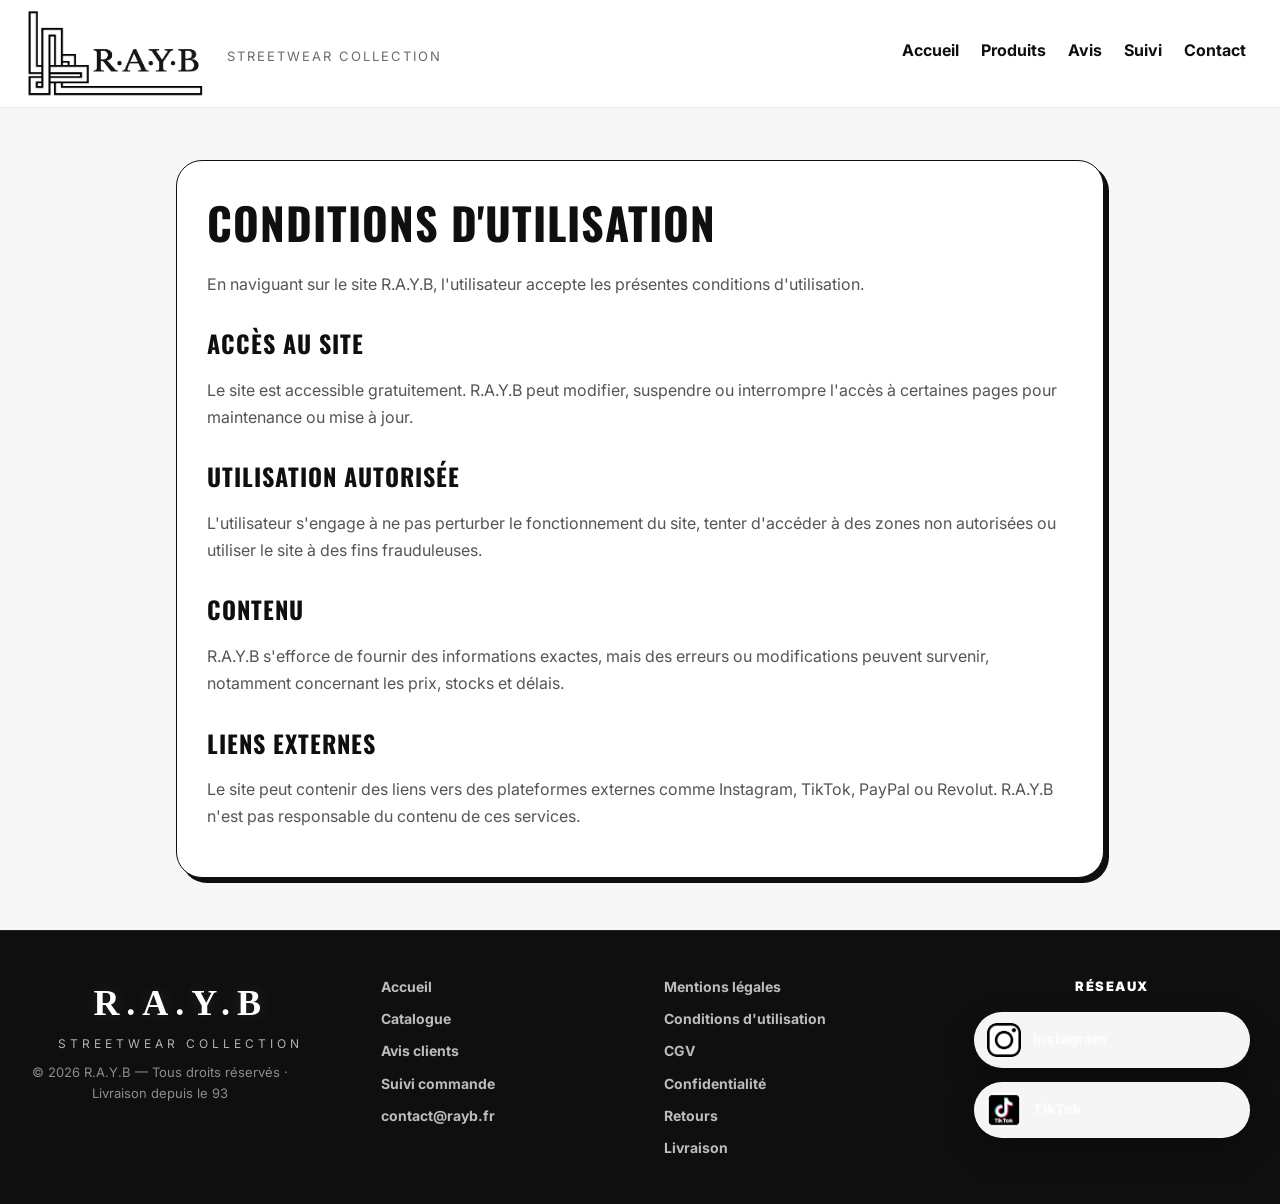
<file: conditions-utilisation.html>
<!DOCTYPE html>
<html lang="fr">
<head>
  <meta charset="UTF-8">
  <meta name="viewport" content="width=device-width, initial-scale=1.0">
  <link rel="stylesheet" href="style.css">
  <link rel="icon" type="image/png" href="images/favicon.png">
  <link href="https://fonts.googleapis.com/css2?family=Oswald:wght@400;500;600;700&family=Inter:wght@300;400;500;600;700&display=swap" rel="stylesheet">
  <title>Conditions d'utilisation — R.A.Y.B</title>
</head>
<body class="legal-page">
<header class="header">
  <a href="index.html" class="brand" style="text-decoration:none;color:inherit;">
    <img src="images/logo-rayb-header.png" alt="Logo R.A.Y.B" class="logo">
    <div class="brand-text"><p>Streetwear Collection</p></div>
  </a>
  <button class="nav-toggle" onclick="toggleMenu()" aria-label="Menu">&#9776;</button>
  <nav class="nav" id="mainNav">
    <a href="index.html">Accueil</a>
    <a href="catalogue.html">Produits</a>
    <a href="avis.html">Avis</a>
    <a href="suivi.html">Suivi</a>
    <a href="#" onclick="openContact()">Contact</a>
  </nav>
</header>
<main class="legal-wrap"><article class="legal-card"><h1>Conditions d'utilisation</h1><p>En naviguant sur le site R.A.Y.B, l'utilisateur accepte les présentes conditions d'utilisation.</p><h2>Accès au site</h2><p>Le site est accessible gratuitement. R.A.Y.B peut modifier, suspendre ou interrompre l'accès à certaines pages pour maintenance ou mise à jour.</p><h2>Utilisation autorisée</h2><p>L'utilisateur s'engage à ne pas perturber le fonctionnement du site, tenter d'accéder à des zones non autorisées ou utiliser le site à des fins frauduleuses.</p><h2>Contenu</h2><p>R.A.Y.B s'efforce de fournir des informations exactes, mais des erreurs ou modifications peuvent survenir, notamment concernant les prix, stocks et délais.</p><h2>Liens externes</h2><p>Le site peut contenir des liens vers des plateformes externes comme Instagram, TikTok, PayPal ou Revolut. R.A.Y.B n'est pas responsable du contenu de ces services.</p></article></main>
<div id="contactPopup" class="popup" onclick="closeContact()">
  <div class="popup-content contact-popup-content" onclick="event.stopPropagation()">
    <button class="popup-close" onclick="closeContact()">&#215;</button>
    <span class="contact-label">R.A.Y.B</span>
    <h2>Contact</h2>
    <p>Email : <strong><a href="mailto:contact@rayb.fr">contact@rayb.fr</a></strong></p>
    <p>Téléphone : <strong>06 28 49 84 93</strong></p>
    <div class="contact-socials">
      <a class="social-link instagram-link" href="https://www.instagram.com/r.a.y.b_officiel/#" target="_blank" rel="noopener">
        <img src="images/social-instagram.png" alt="Instagram">
        <span>Instagram</span>
      </a>
      <a class="social-link tiktok-link" href="https://www.tiktok.com/@.rayb.fr?is_from_webapp=1&sender_device=pc" target="_blank" rel="noopener">
        <img src="images/social-tiktok.png" alt="TikTok">
        <span>TikTok</span>
      </a>
    </div>
    <div class="contact-qr-box">
      <img src="images/instagram-qr.png" alt="QR code Instagram R.A.Y.B" class="contact-qr">
      <span>Scanne le QR code pour retrouver Instagram</span>
    </div>
  </div>
</div>
<script>function openContact(){document.getElementById("contactPopup").style.display="flex"}function closeContact(){document.getElementById("contactPopup").style.display="none"}function toggleMenu(){document.getElementById("mainNav").classList.toggle("open")}</script>
<footer class="footer">
  <div class="footer-inner">
    <div class="footer-brand">
      <strong>R.A.Y.B</strong>
      <span>Streetwear Collection</span>
      <p>© 2026 R.A.Y.B — Tous droits réservés · Livraison depuis le 93</p>
    </div>
    <div class="footer-links">
      <a href="index.html">Accueil</a>
      <a href="catalogue.html">Catalogue</a>
      <a href="avis.html">Avis clients</a>
      <a href="suivi.html">Suivi commande</a>
      <a href="mailto:contact@rayb.fr">contact@rayb.fr</a>
    </div>
    <div class="footer-links footer-legal-links">
      <a href="mentions-legales.html">Mentions légales</a>
      <a href="conditions-utilisation.html">Conditions d'utilisation</a>
      <a href="cgv.html">CGV</a>
      <a href="politique-confidentialite.html">Confidentialité</a>
      <a href="politique-retour.html">Retours</a>
      <a href="livraison.html">Livraison</a>
    </div>
    <div class="footer-socials">
      <span class="footer-title">Réseaux</span>
      <a class="social-link instagram-link" href="https://www.instagram.com/r.a.y.b_officiel/#" target="_blank" rel="noopener">
        <img src="images/social-instagram.png" alt="Instagram">
        <span>Instagram</span>
      </a>
      <a class="social-link tiktok-link" href="https://www.tiktok.com/@.rayb.fr?is_from_webapp=1&sender_device=pc" target="_blank" rel="noopener">
        <img src="images/social-tiktok.png" alt="TikTok">
        <span>TikTok</span>
      </a>
    </div>
  </div>
</footer>
</body>
</html>
</file>
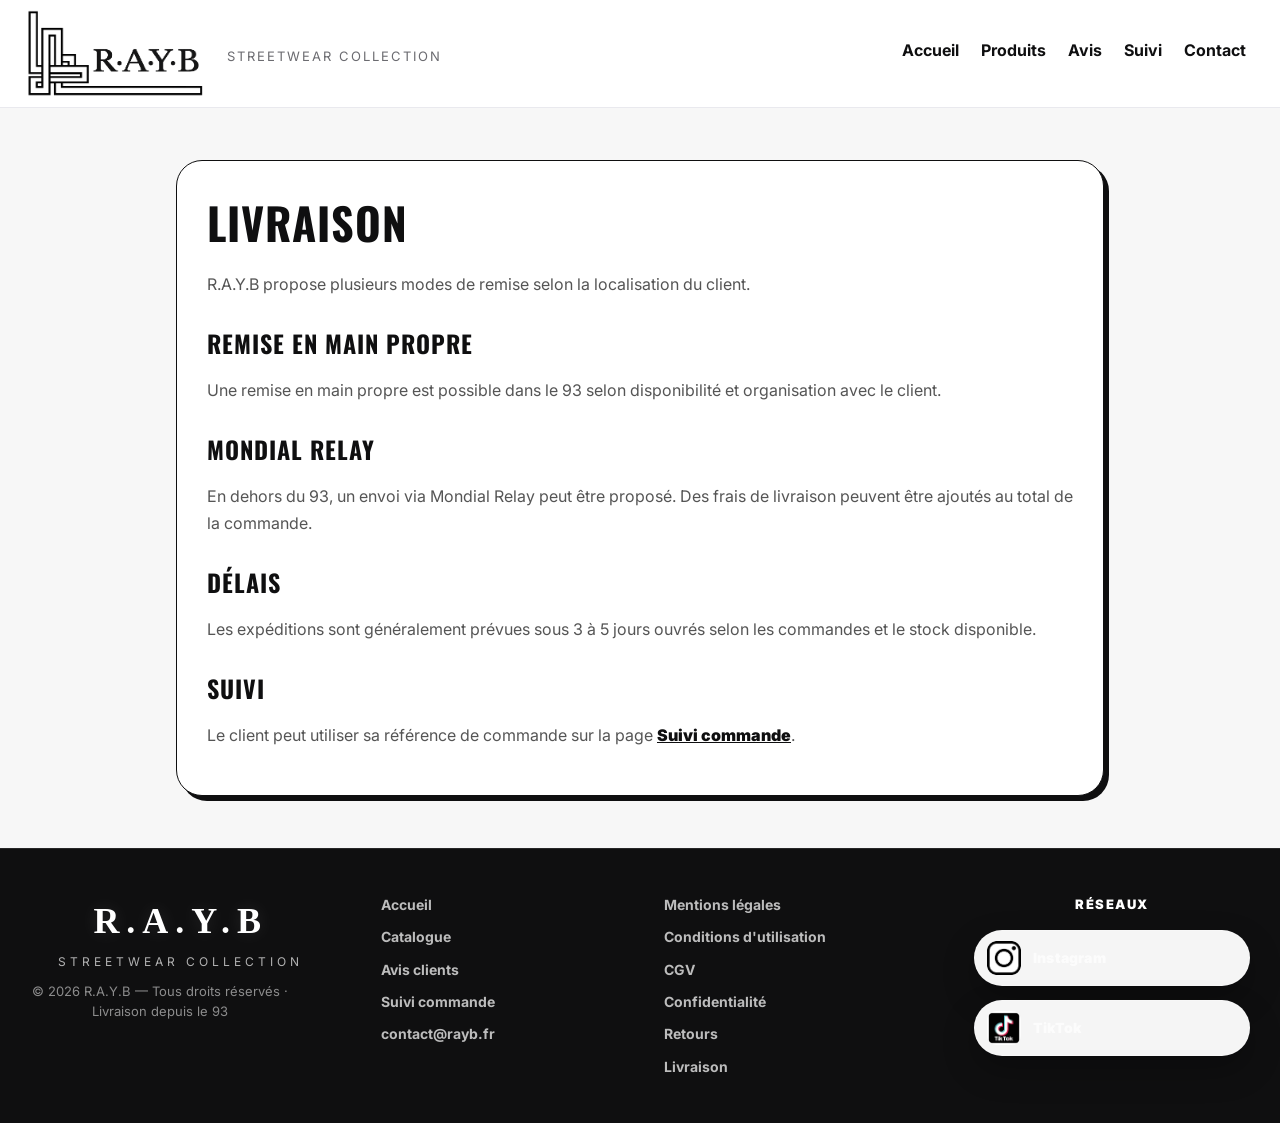
<file: livraison.html>
<!DOCTYPE html>
<html lang="fr">
<head>
  <meta charset="UTF-8">
  <meta name="viewport" content="width=device-width, initial-scale=1.0">
  <link rel="stylesheet" href="style.css">
  <link rel="icon" type="image/png" href="images/favicon.png">
  <link href="https://fonts.googleapis.com/css2?family=Oswald:wght@400;500;600;700&family=Inter:wght@300;400;500;600;700&display=swap" rel="stylesheet">
  <title>Livraison — R.A.Y.B</title>
</head>
<body class="legal-page">
<header class="header">
  <a href="index.html" class="brand" style="text-decoration:none;color:inherit;">
    <img src="images/logo-rayb-header.png" alt="Logo R.A.Y.B" class="logo">
    <div class="brand-text"><p>Streetwear Collection</p></div>
  </a>
  <button class="nav-toggle" onclick="toggleMenu()" aria-label="Menu">&#9776;</button>
  <nav class="nav" id="mainNav">
    <a href="index.html">Accueil</a>
    <a href="catalogue.html">Produits</a>
    <a href="avis.html">Avis</a>
    <a href="suivi.html">Suivi</a>
    <a href="#" onclick="openContact()">Contact</a>
  </nav>
</header>
<main class="legal-wrap"><article class="legal-card"><h1>Livraison</h1><p>R.A.Y.B propose plusieurs modes de remise selon la localisation du client.</p><h2>Remise en main propre</h2><p>Une remise en main propre est possible dans le 93 selon disponibilité et organisation avec le client.</p><h2>Mondial Relay</h2><p>En dehors du 93, un envoi via Mondial Relay peut être proposé. Des frais de livraison peuvent être ajoutés au total de la commande.</p><h2>Délais</h2><p>Les expéditions sont généralement prévues sous 3 à 5 jours ouvrés selon les commandes et le stock disponible.</p><h2>Suivi</h2><p>Le client peut utiliser sa référence de commande sur la page <a href="suivi.html">Suivi commande</a>.</p></article></main>
<div id="contactPopup" class="popup" onclick="closeContact()">
  <div class="popup-content contact-popup-content" onclick="event.stopPropagation()">
    <button class="popup-close" onclick="closeContact()">&#215;</button>
    <span class="contact-label">R.A.Y.B</span>
    <h2>Contact</h2>
    <p>Email : <strong><a href="mailto:contact@rayb.fr">contact@rayb.fr</a></strong></p>
    <p>Téléphone : <strong>06 28 49 84 93</strong></p>
    <div class="contact-socials">
      <a class="social-link instagram-link" href="https://www.instagram.com/r.a.y.b_officiel/#" target="_blank" rel="noopener">
        <img src="images/social-instagram.png" alt="Instagram">
        <span>Instagram</span>
      </a>
      <a class="social-link tiktok-link" href="https://www.tiktok.com/@.rayb.fr?is_from_webapp=1&sender_device=pc" target="_blank" rel="noopener">
        <img src="images/social-tiktok.png" alt="TikTok">
        <span>TikTok</span>
      </a>
    </div>
    <div class="contact-qr-box">
      <img src="images/instagram-qr.png" alt="QR code Instagram R.A.Y.B" class="contact-qr">
      <span>Scanne le QR code pour retrouver Instagram</span>
    </div>
  </div>
</div>
<script>function openContact(){document.getElementById("contactPopup").style.display="flex"}function closeContact(){document.getElementById("contactPopup").style.display="none"}function toggleMenu(){document.getElementById("mainNav").classList.toggle("open")}</script>
<footer class="footer">
  <div class="footer-inner">
    <div class="footer-brand">
      <strong>R.A.Y.B</strong>
      <span>Streetwear Collection</span>
      <p>© 2026 R.A.Y.B — Tous droits réservés · Livraison depuis le 93</p>
    </div>
    <div class="footer-links">
      <a href="index.html">Accueil</a>
      <a href="catalogue.html">Catalogue</a>
      <a href="avis.html">Avis clients</a>
      <a href="suivi.html">Suivi commande</a>
      <a href="mailto:contact@rayb.fr">contact@rayb.fr</a>
    </div>
    <div class="footer-links footer-legal-links">
      <a href="mentions-legales.html">Mentions légales</a>
      <a href="conditions-utilisation.html">Conditions d'utilisation</a>
      <a href="cgv.html">CGV</a>
      <a href="politique-confidentialite.html">Confidentialité</a>
      <a href="politique-retour.html">Retours</a>
      <a href="livraison.html">Livraison</a>
    </div>
    <div class="footer-socials">
      <span class="footer-title">Réseaux</span>
      <a class="social-link instagram-link" href="https://www.instagram.com/r.a.y.b_officiel/#" target="_blank" rel="noopener">
        <img src="images/social-instagram.png" alt="Instagram">
        <span>Instagram</span>
      </a>
      <a class="social-link tiktok-link" href="https://www.tiktok.com/@.rayb.fr?is_from_webapp=1&sender_device=pc" target="_blank" rel="noopener">
        <img src="images/social-tiktok.png" alt="TikTok">
        <span>TikTok</span>
      </a>
    </div>
  </div>
</footer>
</body>
</html>
</file>
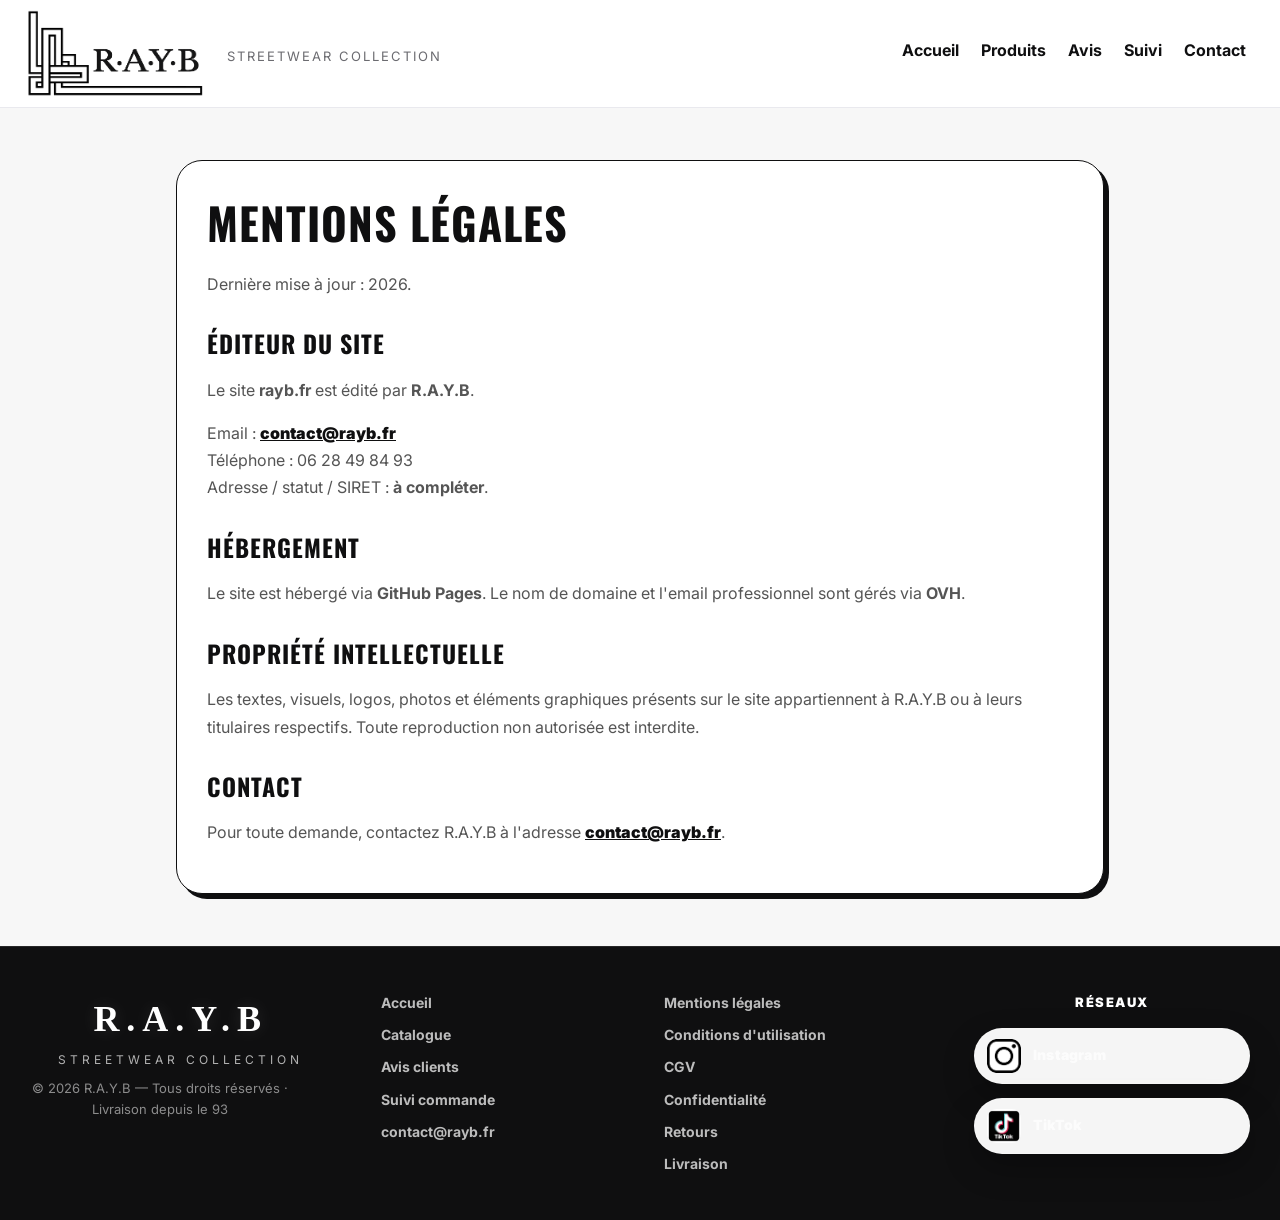
<file: mentions-legales.html>
<!DOCTYPE html>
<html lang="fr">
<head>
  <meta charset="UTF-8">
  <meta name="viewport" content="width=device-width, initial-scale=1.0">
  <link rel="stylesheet" href="style.css">
  <link rel="icon" type="image/png" href="images/favicon.png">
  <link href="https://fonts.googleapis.com/css2?family=Oswald:wght@400;500;600;700&family=Inter:wght@300;400;500;600;700&display=swap" rel="stylesheet">
  <title>Mentions légales — R.A.Y.B</title>
</head>
<body class="legal-page">
<header class="header">
  <a href="index.html" class="brand" style="text-decoration:none;color:inherit;">
    <img src="images/logo-rayb-header.png" alt="Logo R.A.Y.B" class="logo">
    <div class="brand-text"><p>Streetwear Collection</p></div>
  </a>
  <button class="nav-toggle" onclick="toggleMenu()" aria-label="Menu">&#9776;</button>
  <nav class="nav" id="mainNav">
    <a href="index.html">Accueil</a>
    <a href="catalogue.html">Produits</a>
    <a href="avis.html">Avis</a>
    <a href="suivi.html">Suivi</a>
    <a href="#" onclick="openContact()">Contact</a>
  </nav>
</header>
<main class="legal-wrap"><article class="legal-card"><h1>Mentions légales</h1><p>Dernière mise à jour : 2026.</p><h2>Éditeur du site</h2><p>Le site <strong>rayb.fr</strong> est édité par <strong>R.A.Y.B</strong>.</p><p>Email : <a href="mailto:contact@rayb.fr">contact@rayb.fr</a><br>Téléphone : 06 28 49 84 93<br>Adresse / statut / SIRET : <strong>à compléter</strong>.</p><h2>Hébergement</h2><p>Le site est hébergé via <strong>GitHub Pages</strong>. Le nom de domaine et l'email professionnel sont gérés via <strong>OVH</strong>.</p><h2>Propriété intellectuelle</h2><p>Les textes, visuels, logos, photos et éléments graphiques présents sur le site appartiennent à R.A.Y.B ou à leurs titulaires respectifs. Toute reproduction non autorisée est interdite.</p><h2>Contact</h2><p>Pour toute demande, contactez R.A.Y.B à l'adresse <a href="mailto:contact@rayb.fr">contact@rayb.fr</a>.</p></article></main>
<div id="contactPopup" class="popup" onclick="closeContact()">
  <div class="popup-content contact-popup-content" onclick="event.stopPropagation()">
    <button class="popup-close" onclick="closeContact()">&#215;</button>
    <span class="contact-label">R.A.Y.B</span>
    <h2>Contact</h2>
    <p>Email : <strong><a href="mailto:contact@rayb.fr">contact@rayb.fr</a></strong></p>
    <p>Téléphone : <strong>06 28 49 84 93</strong></p>
    <div class="contact-socials">
      <a class="social-link instagram-link" href="https://www.instagram.com/r.a.y.b_officiel/#" target="_blank" rel="noopener">
        <img src="images/social-instagram.png" alt="Instagram">
        <span>Instagram</span>
      </a>
      <a class="social-link tiktok-link" href="https://www.tiktok.com/@.rayb.fr?is_from_webapp=1&sender_device=pc" target="_blank" rel="noopener">
        <img src="images/social-tiktok.png" alt="TikTok">
        <span>TikTok</span>
      </a>
    </div>
    <div class="contact-qr-box">
      <img src="images/instagram-qr.png" alt="QR code Instagram R.A.Y.B" class="contact-qr">
      <span>Scanne le QR code pour retrouver Instagram</span>
    </div>
  </div>
</div>
<script>function openContact(){document.getElementById("contactPopup").style.display="flex"}function closeContact(){document.getElementById("contactPopup").style.display="none"}function toggleMenu(){document.getElementById("mainNav").classList.toggle("open")}</script>
<footer class="footer">
  <div class="footer-inner">
    <div class="footer-brand">
      <strong>R.A.Y.B</strong>
      <span>Streetwear Collection</span>
      <p>© 2026 R.A.Y.B — Tous droits réservés · Livraison depuis le 93</p>
    </div>
    <div class="footer-links">
      <a href="index.html">Accueil</a>
      <a href="catalogue.html">Catalogue</a>
      <a href="avis.html">Avis clients</a>
      <a href="suivi.html">Suivi commande</a>
      <a href="mailto:contact@rayb.fr">contact@rayb.fr</a>
    </div>
    <div class="footer-links footer-legal-links">
      <a href="mentions-legales.html">Mentions légales</a>
      <a href="conditions-utilisation.html">Conditions d'utilisation</a>
      <a href="cgv.html">CGV</a>
      <a href="politique-confidentialite.html">Confidentialité</a>
      <a href="politique-retour.html">Retours</a>
      <a href="livraison.html">Livraison</a>
    </div>
    <div class="footer-socials">
      <span class="footer-title">Réseaux</span>
      <a class="social-link instagram-link" href="https://www.instagram.com/r.a.y.b_officiel/#" target="_blank" rel="noopener">
        <img src="images/social-instagram.png" alt="Instagram">
        <span>Instagram</span>
      </a>
      <a class="social-link tiktok-link" href="https://www.tiktok.com/@.rayb.fr?is_from_webapp=1&sender_device=pc" target="_blank" rel="noopener">
        <img src="images/social-tiktok.png" alt="TikTok">
        <span>TikTok</span>
      </a>
    </div>
  </div>
</footer>
</body>
</html>
</file>
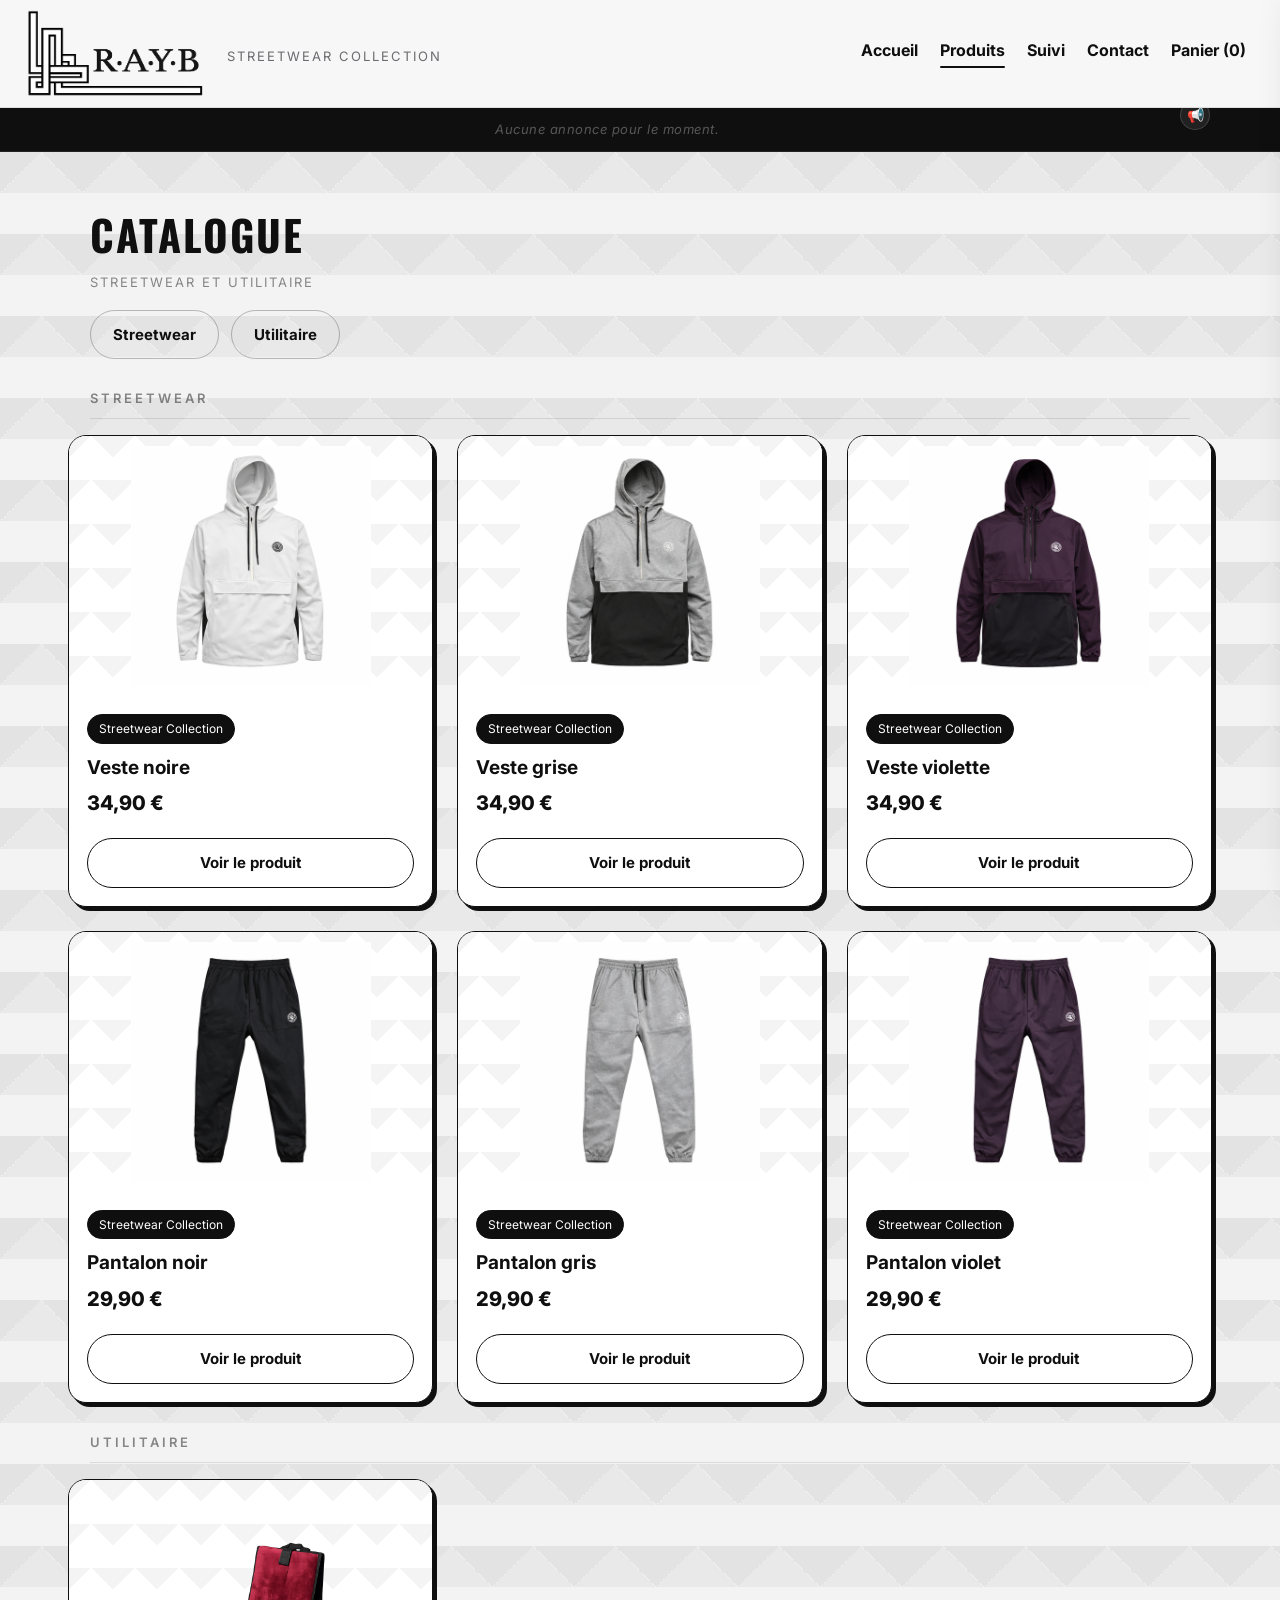
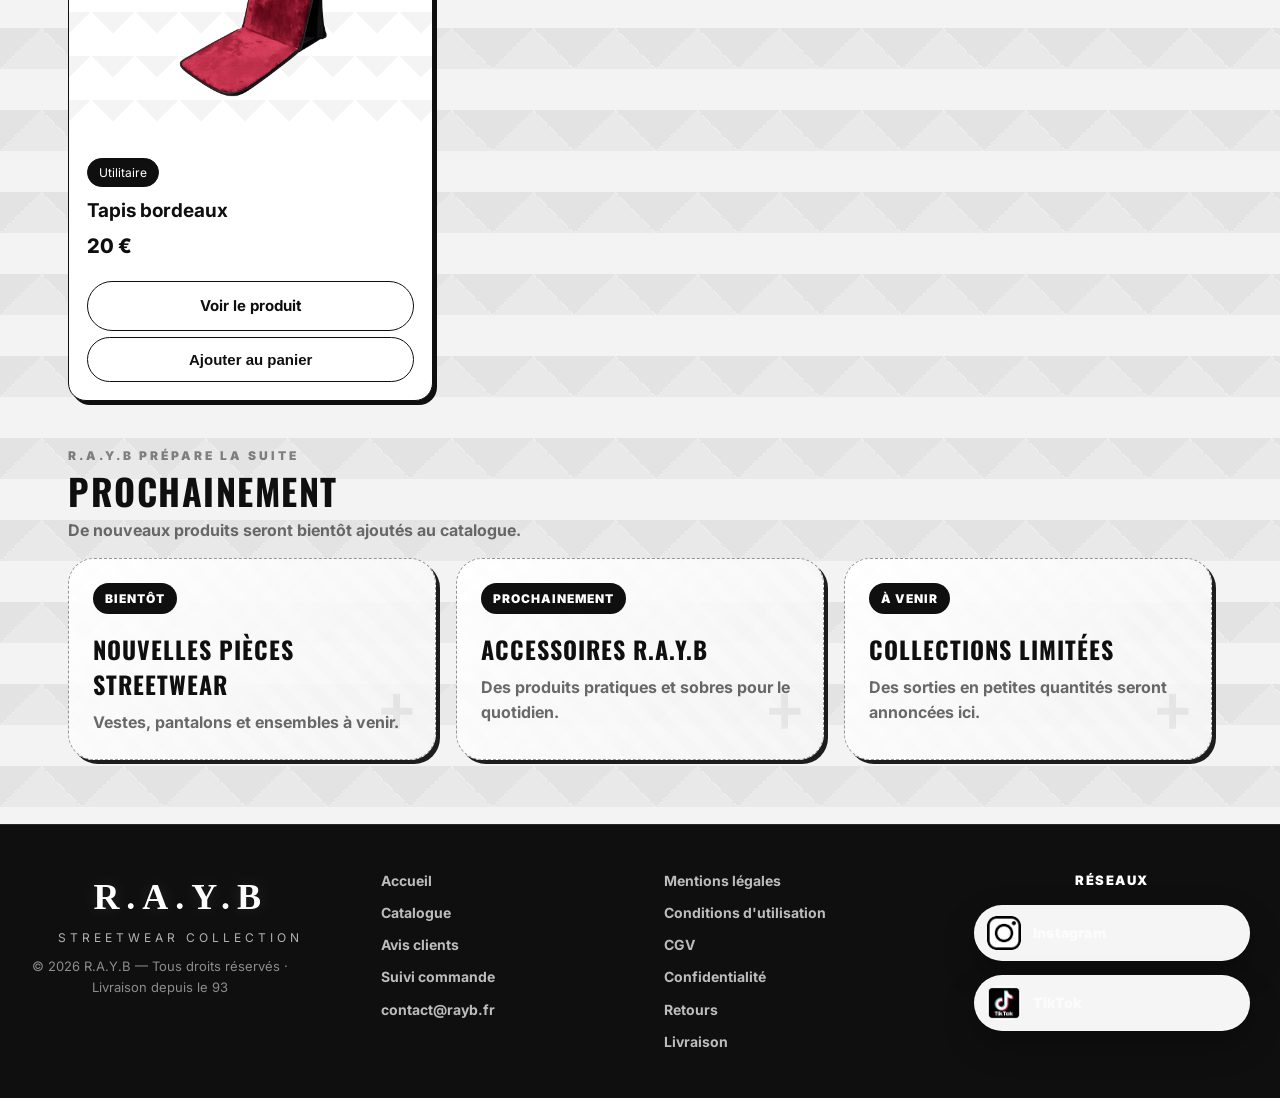
<file: paiement.html>
<!DOCTYPE html>
<html lang="fr">
<head>
  <script async src="https://www.googletagmanager.com/gtag/js?id=G-W9DEFRPRFW"></script>
  <script>
    window.dataLayer = window.dataLayer || [];
    function gtag(){dataLayer.push(arguments);}
    gtag('js', new Date());
    gtag('config', 'G-W9DEFRPRFW');
  </script>

  <meta charset="UTF-8">
  <meta name="viewport" content="width=device-width, initial-scale=1.0">
  <title>Paiement — R.A.Y.B</title>
  <link rel="stylesheet" href="style.css">
  <link rel="icon" type="image/png" href="images/favicon.png">
  <link href="https://fonts.googleapis.com/css2?family=Oswald:wght@400;500;600;700&family=Inter:wght@300;400;500;600;700&display=swap" rel="stylesheet">
</head>
<body>

<header class="header">
  <a href="index.html" class="brand" style="text-decoration:none;color:inherit;">
    <img src="images/logo-rayb-header.png" alt="Logo R.A.Y.B" class="logo">
    <div class="brand-text">
      <p>Streetwear Collection</p>
    </div>
  </a>

  <button class="nav-toggle" onclick="toggleMenu()" aria-label="Menu">&#9776;</button>

  <nav class="nav" id="mainNav">
    <a href="index.html">Accueil</a>
    <a href="catalogue.html">Produits</a>
    <a href="suivi.html">Suivi</a>
    <a href="#" onclick="openContact()">Contact</a>
  </nav>
</header>

  <!-- BARRE ANNONCES -->
  <div class="announcements-bar" id="annBar">
    <span class="ann-text-center" id="annTextCenter">Aucune annonce pour le moment.</span>
    <button class="ann-icon-btn" id="annIconBtn" title="Voir toutes les annonces" style="position:relative;">
      📢
      <span class="ann-badge" id="annCountBadge" style="display:none;">0</span>
    </button>
  </div>

  <!-- PANNEAU HISTORIQUE ANNONCES -->
  <div id="annOverlay"></div>
  <div class="ann-panel" id="annPanel">
    <div class="ann-panel-header">
      <h3>Annonces</h3>
      <button class="ann-panel-close" onclick="closeAnnPanel()">&#215;</button>
    </div>
    <div class="ann-panel-list" id="annPanelList"></div>
  </div>

<main class="page">
  <a class="back-link" href="catalogue.html">← Retour au catalogue</a>

  <div class="payment-box">
    <span class="badge">Paiement</span>
    <h2>Finaliser la commande</h2>

    <p class="payment-note">Référence commande : <strong id="paymentRef"></strong></p>

    <div id="checkoutItems"></div>

    <div class="shipping-choice">
      <label class="shipping-check">
        <input type="checkbox" id="outside93">
        J'habite en dehors du 93 — ajouter 4,10 € de livraison Mondial Relay
      </label>
      <p class="muted shipping-extra" id="shippingText">Livraison Mondial Relay : 4,10 €</p>
    </div>

    <p class="price big" id="paymentTotal"></p>

    <h3>Informations de livraison</h3>

    <!-- Récapitulatif commande -->
    <div id="orderRecap" style="margin-bottom:20px;border:1px solid var(--border);border-radius:14px;overflow:hidden;"></div>

    <form class="delivery" id="customerForm" onsubmit="return false;">
      <input id="fullname" placeholder="Nom et prénom" required>
      <input id="address" placeholder="Adresse" required>
      <div class="two">
        <input id="city" placeholder="Ville" required>
        <input id="postal" placeholder="Code postal" required>
      </div>
      <input id="phone" placeholder="Téléphone" required>
      <input id="email" type="email" placeholder="Adresse e-mail" required>
    </form>

    <p class="shipping-note">
      📍 Remise en main propre possible dans le 93.<br>
      🚚 En dehors du 93, envoi possible via Mondial Relay.<br>
      <strong>La commande est enregistrée au moment où vous cliquez sur PayPal ou Revolut.</strong>
    </p>

    <iframe name="saveOrderFrame" style="display:none;"></iframe>

    <form id="saveOrderForm" action="https://script.google.com/macros/s/AKfycbwzN46vQsAqEEqEFmDPUL-d3qV8Bvst4jEdwv2mWw9I26ya7L0tafYR2pign4P-BCqa/exec" method="POST" target="saveOrderFrame">
      <input type="hidden" name="nom" id="saveNom">
      <input type="hidden" name="adresse" id="saveAdresse">
      <input type="hidden" name="ville" id="saveVille">
      <input type="hidden" name="code_postal" id="savePostal">
      <input type="hidden" name="telephone" id="saveTelephone">
      <input type="hidden" name="email" id="saveEmail">
      <input type="hidden" name="produit" id="saveProduit">
      <input type="hidden" name="prix" id="savePrix">
      <input type="hidden" name="taille" id="saveOption">
      <input type="hidden" name="reference_commande" id="saveRef">
      <input type="hidden" name="cart_json" id="saveCartJson">
    </form>

    <div class="pay">
      <form id="paypalForm" action="https://www.paypal.com/cgi-bin/webscr" method="post" target="_blank">
        <input type="hidden" name="cmd" value="_xclick">
        <input type="hidden" name="business" value="contact@rayb.fr">
        <input type="hidden" name="item_name" id="ppItem">
        <input type="hidden" name="currency_code" value="EUR">
        <input type="hidden" name="amount" id="ppAmount">
        <input type="hidden" name="item_number" id="ppOrderRef">
        <input type="hidden" name="custom" id="ppOrderRef2">
        <button class="btn paypal" type="button" onclick="buyWithPayPal()">
          Acheter maintenant avec PayPal
        </button>
      </form>

      <button class="btn revolut" type="button" onclick="buyWithRevolut()">
        Acheter maintenant avec Revolut
      </button>

      <p class="muted">
        Pour Revolut : indiquez cette référence dans la note du paiement :
        <strong id="paymentRef2"></strong>
      </p>

      <p class="cash">
        💵 Paiement en espèces possible uniquement lors d'une remise en main propre dans le 93.
      </p>
    </div>
  </div>
</main>

<div id="contactPopup" class="popup" onclick="closeContact()">
  <div class="popup-content contact-popup-content" onclick="event.stopPropagation()">
    <button class="popup-close" onclick="closeContact()">&#215;</button>
    <span class="contact-label">R.A.Y.B</span>
    <h2>Contact</h2>
    <p>Email : <strong><a href="mailto:contact@rayb.fr">contact@rayb.fr</a></strong></p>
    <p>Téléphone : <strong>06 28 49 84 93</strong></p>
    <div class="contact-socials">
      <a class="social-link instagram-link" href="https://www.instagram.com/r.a.y.b_officiel/#" target="_blank" rel="noopener">
        <img src="images/social-instagram.png" alt="Instagram">
        <span>Instagram</span>
      </a>
      <a class="social-link tiktok-link" href="https://www.tiktok.com/@.rayb.fr?is_from_webapp=1&sender_device=pc" target="_blank" rel="noopener">
        <img src="images/social-tiktok.png" alt="TikTok">
        <span>TikTok</span>
      </a>
    </div>
    <div class="contact-qr-box">
      <img src="images/instagram-qr.png" alt="QR code Instagram R.A.Y.B" class="contact-qr">
      <span>Scanne le QR code pour retrouver Instagram</span>
    </div>
  </div>
</div>

<footer class="footer">
  <div class="footer-inner">
    <div class="footer-brand">
      <strong>R.A.Y.B</strong>
      <span>Streetwear Collection</span>
      <p>© 2026 R.A.Y.B — Tous droits réservés · Livraison depuis le 93</p>
    </div>
    <div class="footer-links">
      <a href="index.html">Accueil</a>
      <a href="catalogue.html">Catalogue</a>
      <a href="avis.html">Avis clients</a>
      <a href="suivi.html">Suivi commande</a>
      <a href="mailto:contact@rayb.fr">contact@rayb.fr</a>
    </div>
    <div class="footer-links footer-legal-links">
      <a href="mentions-legales.html">Mentions légales</a>
      <a href="conditions-utilisation.html">Conditions d'utilisation</a>
      <a href="cgv.html">CGV</a>
      <a href="politique-confidentialite.html">Confidentialité</a>
      <a href="politique-retour.html">Retours</a>
      <a href="livraison.html">Livraison</a>
    </div>
    <div class="footer-socials">
      <span class="footer-title">Réseaux</span>
      <a class="social-link instagram-link" href="https://www.instagram.com/r.a.y.b_officiel/#" target="_blank" rel="noopener">
        <img src="images/social-instagram.png" alt="Instagram">
        <span>Instagram</span>
      </a>
      <a class="social-link tiktok-link" href="https://www.tiktok.com/@.rayb.fr?is_from_webapp=1&sender_device=pc" target="_blank" rel="noopener">
        <img src="images/social-tiktok.png" alt="TikTok">
        <span>TikTok</span>
      </a>
    </div>
  </div>
</footer>

<script>
  const REVOLUT_LINK = "https://revolut.me/abdelranibel";
  const SHIPPING_PRICE = 4.10;

  function generateOrderRef() {
    const d = new Date();
    const yyyy = d.getFullYear();
    const mm = String(d.getMonth() + 1).padStart(2, "0");
    const dd = String(d.getDate()).padStart(2, "0");
    const rand = Math.random().toString(36).substring(2, 7).toUpperCase();
    return `RYB-${yyyy}${mm}${dd}-${rand}`;
  }

  let cart = JSON.parse(localStorage.getItem("rayb_checkout")) || JSON.parse(localStorage.getItem("rayb_cart")) || [];

  if (!cart.length) {
    alert("Votre panier est vide.");
    window.location.href = "catalogue.html";
  }

  const ORDER_REF = generateOrderRef();
  let orderSaved = false;

  document.getElementById("paymentRef").innerText = ORDER_REF;
  document.getElementById("paymentRef2").innerText = ORDER_REF;

  function getProductsTotal() {
    return cart.reduce((sum, item) => sum + item.price * item.quantity, 0);
  }
  function getShippingPrice() {
    return document.getElementById("outside93").checked ? SHIPPING_PRICE : 0;
  }
  function getTotal() {
    return getProductsTotal() + getShippingPrice();
  }

  function renderCheckout() {
    const box = document.getElementById("checkoutItems");
    box.innerHTML = cart.map(item => `
      <div class="cart-item">
        <img src="${item.image}" alt="${item.name}">
        <div class="cart-item-info">
          <strong>${item.name}</strong>
          <span>${item.size || item.color || ""}</span>
          <span>Quantité : ${item.quantity}</span>
          <span>${(item.price * item.quantity).toFixed(2).replace(".", ",")} €</span>
        </div>
      </div>
    `).join("");

    // Récapitulatif compact
    const recap = document.getElementById("orderRecap");
    if (recap) {
      recap.innerHTML = `
        <div style="background:#0f0f10;padding:12px 18px;display:flex;align-items:center;justify-content:space-between;">
          <span style="color:#fff;font-family:'Oswald',sans-serif;font-size:15px;letter-spacing:1px;text-transform:uppercase;">Récapitulatif</span>
          <span style="color:rgba(255,255,255,.5);font-size:13px;">${cart.reduce((s,i)=>s+i.quantity,0)} article(s)</span>
        </div>
        ${cart.map(item => `
          <div style="display:flex;align-items:center;gap:12px;padding:12px 18px;border-top:1px solid var(--border);">
            <img src="${item.image}" alt="${item.name}" style="width:52px;height:52px;object-fit:contain;background:#fafafa;border:1px solid var(--border);border-radius:10px;flex-shrink:0;">
            <div style="flex:1;min-width:0;">
              <div style="font-weight:700;font-size:14px;color:#0f0f10;">${item.name}</div>
              <div style="font-size:13px;color:var(--muted);">${item.size || item.color || ""} · Qté ${item.quantity}</div>
            </div>
            <div style="font-weight:800;font-size:15px;color:#0f0f10;flex-shrink:0;">${(item.price*item.quantity).toFixed(2).replace(".",",")} €</div>
          </div>
        `).join("")}
        <div style="display:flex;justify-content:space-between;padding:12px 18px;border-top:1px solid var(--border);background:#fafafa;">
          <span style="font-weight:700;font-size:14px;">Sous-total</span>
          <span style="font-weight:800;font-size:14px;">${getProductsTotal().toFixed(2).replace(".",",")} €</span>
        </div>
      `;
    }

    const shipping = getShippingPrice();
    document.getElementById("shippingText").innerText = shipping > 0
      ? "Livraison ajoutée : +4,10 €"
      : "Livraison Mondial Relay : 4,10 €";
    document.getElementById("paymentTotal").innerText = "Total : " + getTotal().toFixed(2).replace(".", ",") + " €";
    document.getElementById("ppItem").value = "Commande R.A.Y.B - " + ORDER_REF;
    document.getElementById("ppAmount").value = getTotal().toFixed(2);
    document.getElementById("ppOrderRef").value = ORDER_REF;
    document.getElementById("ppOrderRef2").value = ORDER_REF;
  }

  document.getElementById("outside93").addEventListener("change", renderCheckout);
  renderCheckout();

  function validateCustomerForm() {
    const form = document.getElementById("customerForm");
    if (!form.checkValidity()) { form.reportValidity(); return false; }
    return true;
  }



  function applyLocalStockDecrease() {
    try {
      const key = "rayb_stock_overrides";
      const saved = JSON.parse(localStorage.getItem(key)) || {};
      cart.forEach(item => {
        if (!item.id) return;
        const quantity = Number(item.quantity || 1);
        const baseStock = Object.prototype.hasOwnProperty.call(saved, item.id)
          ? Number(saved[item.id])
          : Number(item.stock || 0);
        saved[item.id] = Math.max(0, baseStock - quantity);
      });
      localStorage.setItem(key, JSON.stringify(saved));
    } catch (e) {}
  }

  function saveOrderIfNeeded() {
    if (orderSaved) return true;
    if (!validateCustomerForm()) return false;

    const productsText = cart.map(item => `${item.name} x${item.quantity} (${item.size || item.color || "-"})`).join(" | ");
    const optionsText = cart.map(item => item.size || item.color || "-").join(" | ");

    document.getElementById("saveNom").value = document.getElementById("fullname").value.trim();
    document.getElementById("saveAdresse").value = document.getElementById("address").value.trim();
    document.getElementById("saveVille").value = document.getElementById("city").value.trim();
    document.getElementById("savePostal").value = document.getElementById("postal").value.trim();
    document.getElementById("saveTelephone").value = document.getElementById("phone").value.trim();
    document.getElementById("saveEmail").value = document.getElementById("email").value.trim();
    document.getElementById("saveProduit").value = productsText;
    document.getElementById("savePrix").value = getTotal().toFixed(2);
    document.getElementById("saveOption").value = optionsText;
    document.getElementById("saveRef").value = ORDER_REF;
    document.getElementById("saveCartJson").value = JSON.stringify(cart);

    document.getElementById("saveOrderForm").submit();
    applyLocalStockDecrease();
    orderSaved = true;
    return true;
  }

  function buyWithPayPal() {
    if (!saveOrderIfNeeded()) return;
    setTimeout(() => {
      document.getElementById("paypalForm").submit();
      localStorage.removeItem("rayb_cart");
      localStorage.removeItem("rayb_checkout");
    }, 600);
  }

  function buyWithRevolut() {
    if (!saveOrderIfNeeded()) return;
    setTimeout(() => {
      window.open(REVOLUT_LINK, "_blank");
      localStorage.removeItem("rayb_cart");
      localStorage.removeItem("rayb_checkout");
    }, 600);
  }

  function openContact() { document.getElementById("contactPopup").style.display = "flex"; }
  function closeContact() { document.getElementById("contactPopup").style.display = "none"; }
  function toggleMenu() { document.getElementById("mainNav").classList.toggle("open"); }
</script>

  <script src="annonces.js"></script>
</body>
</html>
</file>
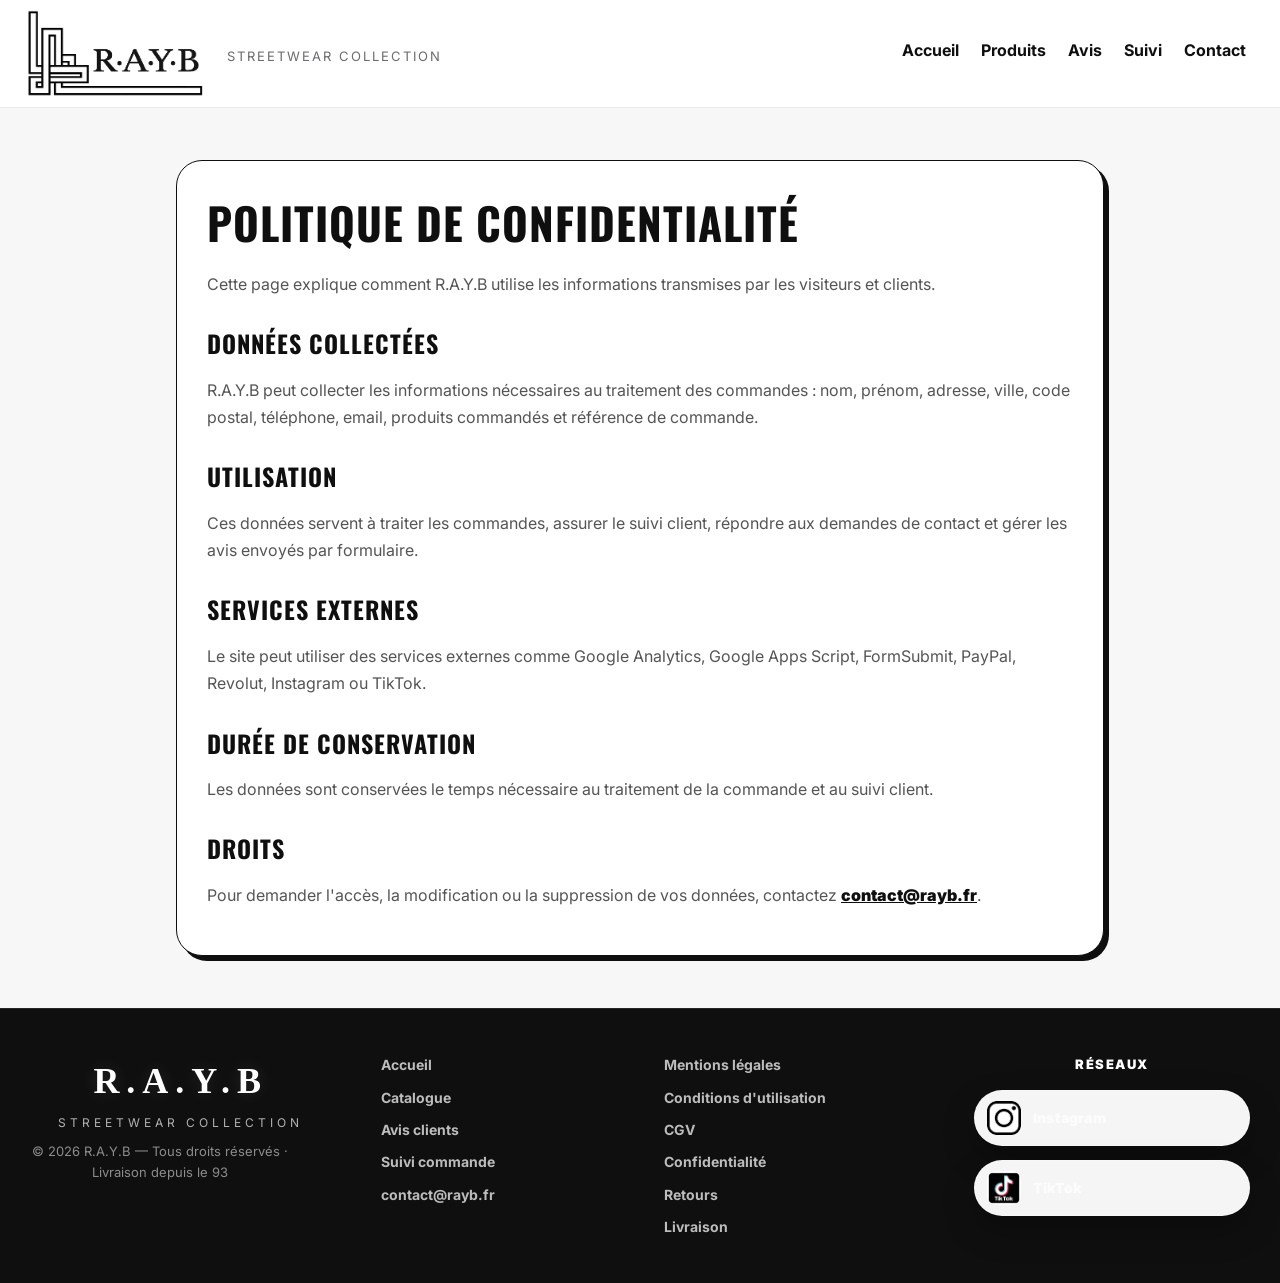
<file: politique-confidentialite.html>
<!DOCTYPE html>
<html lang="fr">
<head>
  <meta charset="UTF-8">
  <meta name="viewport" content="width=device-width, initial-scale=1.0">
  <link rel="stylesheet" href="style.css">
  <link rel="icon" type="image/png" href="images/favicon.png">
  <link href="https://fonts.googleapis.com/css2?family=Oswald:wght@400;500;600;700&family=Inter:wght@300;400;500;600;700&display=swap" rel="stylesheet">
  <title>Politique de confidentialité — R.A.Y.B</title>
</head>
<body class="legal-page">
<header class="header">
  <a href="index.html" class="brand" style="text-decoration:none;color:inherit;">
    <img src="images/logo-rayb-header.png" alt="Logo R.A.Y.B" class="logo">
    <div class="brand-text"><p>Streetwear Collection</p></div>
  </a>
  <button class="nav-toggle" onclick="toggleMenu()" aria-label="Menu">&#9776;</button>
  <nav class="nav" id="mainNav">
    <a href="index.html">Accueil</a>
    <a href="catalogue.html">Produits</a>
    <a href="avis.html">Avis</a>
    <a href="suivi.html">Suivi</a>
    <a href="#" onclick="openContact()">Contact</a>
  </nav>
</header>
<main class="legal-wrap"><article class="legal-card"><h1>Politique de confidentialité</h1><p>Cette page explique comment R.A.Y.B utilise les informations transmises par les visiteurs et clients.</p><h2>Données collectées</h2><p>R.A.Y.B peut collecter les informations nécessaires au traitement des commandes : nom, prénom, adresse, ville, code postal, téléphone, email, produits commandés et référence de commande.</p><h2>Utilisation</h2><p>Ces données servent à traiter les commandes, assurer le suivi client, répondre aux demandes de contact et gérer les avis envoyés par formulaire.</p><h2>Services externes</h2><p>Le site peut utiliser des services externes comme Google Analytics, Google Apps Script, FormSubmit, PayPal, Revolut, Instagram ou TikTok.</p><h2>Durée de conservation</h2><p>Les données sont conservées le temps nécessaire au traitement de la commande et au suivi client.</p><h2>Droits</h2><p>Pour demander l'accès, la modification ou la suppression de vos données, contactez <a href="mailto:contact@rayb.fr">contact@rayb.fr</a>.</p></article></main>
<div id="contactPopup" class="popup" onclick="closeContact()">
  <div class="popup-content contact-popup-content" onclick="event.stopPropagation()">
    <button class="popup-close" onclick="closeContact()">&#215;</button>
    <span class="contact-label">R.A.Y.B</span>
    <h2>Contact</h2>
    <p>Email : <strong><a href="mailto:contact@rayb.fr">contact@rayb.fr</a></strong></p>
    <p>Téléphone : <strong>06 28 49 84 93</strong></p>
    <div class="contact-socials">
      <a class="social-link instagram-link" href="https://www.instagram.com/r.a.y.b_officiel/#" target="_blank" rel="noopener">
        <img src="images/social-instagram.png" alt="Instagram">
        <span>Instagram</span>
      </a>
      <a class="social-link tiktok-link" href="https://www.tiktok.com/@.rayb.fr?is_from_webapp=1&sender_device=pc" target="_blank" rel="noopener">
        <img src="images/social-tiktok.png" alt="TikTok">
        <span>TikTok</span>
      </a>
    </div>
    <div class="contact-qr-box">
      <img src="images/instagram-qr.png" alt="QR code Instagram R.A.Y.B" class="contact-qr">
      <span>Scanne le QR code pour retrouver Instagram</span>
    </div>
  </div>
</div>
<script>function openContact(){document.getElementById("contactPopup").style.display="flex"}function closeContact(){document.getElementById("contactPopup").style.display="none"}function toggleMenu(){document.getElementById("mainNav").classList.toggle("open")}</script>
<footer class="footer">
  <div class="footer-inner">
    <div class="footer-brand">
      <strong>R.A.Y.B</strong>
      <span>Streetwear Collection</span>
      <p>© 2026 R.A.Y.B — Tous droits réservés · Livraison depuis le 93</p>
    </div>
    <div class="footer-links">
      <a href="index.html">Accueil</a>
      <a href="catalogue.html">Catalogue</a>
      <a href="avis.html">Avis clients</a>
      <a href="suivi.html">Suivi commande</a>
      <a href="mailto:contact@rayb.fr">contact@rayb.fr</a>
    </div>
    <div class="footer-links footer-legal-links">
      <a href="mentions-legales.html">Mentions légales</a>
      <a href="conditions-utilisation.html">Conditions d'utilisation</a>
      <a href="cgv.html">CGV</a>
      <a href="politique-confidentialite.html">Confidentialité</a>
      <a href="politique-retour.html">Retours</a>
      <a href="livraison.html">Livraison</a>
    </div>
    <div class="footer-socials">
      <span class="footer-title">Réseaux</span>
      <a class="social-link instagram-link" href="https://www.instagram.com/r.a.y.b_officiel/#" target="_blank" rel="noopener">
        <img src="images/social-instagram.png" alt="Instagram">
        <span>Instagram</span>
      </a>
      <a class="social-link tiktok-link" href="https://www.tiktok.com/@.rayb.fr?is_from_webapp=1&sender_device=pc" target="_blank" rel="noopener">
        <img src="images/social-tiktok.png" alt="TikTok">
        <span>TikTok</span>
      </a>
    </div>
  </div>
</footer>
</body>
</html>
</file>
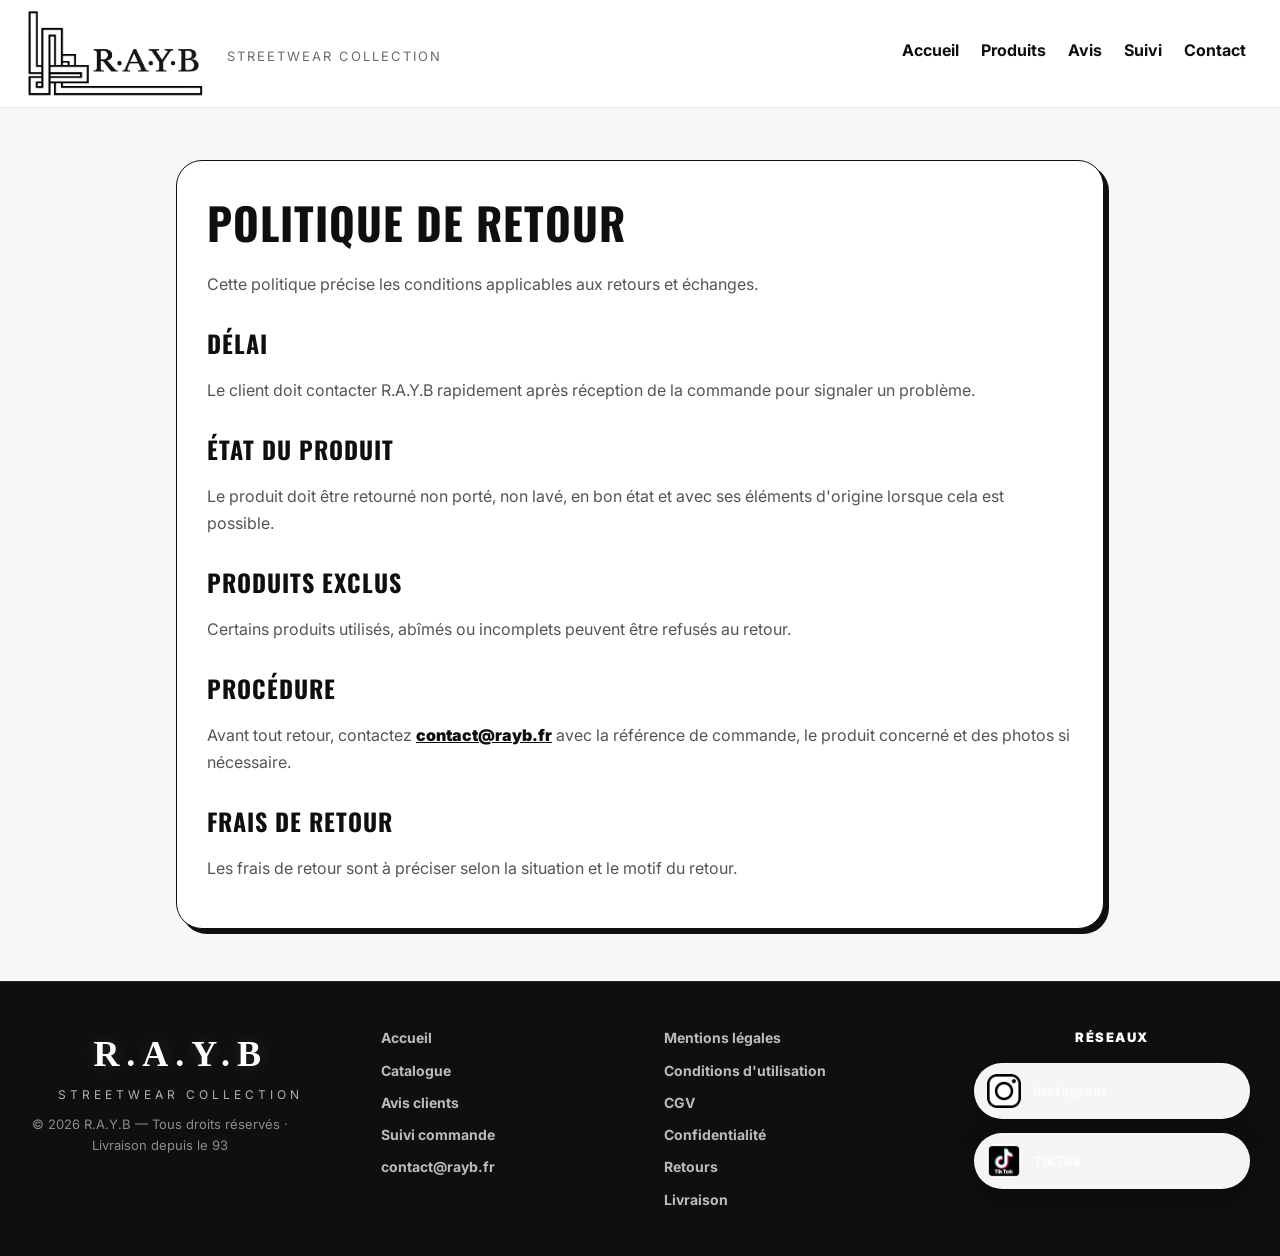
<file: politique-retour.html>
<!DOCTYPE html>
<html lang="fr">
<head>
  <meta charset="UTF-8">
  <meta name="viewport" content="width=device-width, initial-scale=1.0">
  <link rel="stylesheet" href="style.css">
  <link rel="icon" type="image/png" href="images/favicon.png">
  <link href="https://fonts.googleapis.com/css2?family=Oswald:wght@400;500;600;700&family=Inter:wght@300;400;500;600;700&display=swap" rel="stylesheet">
  <title>Politique de retour — R.A.Y.B</title>
</head>
<body class="legal-page">
<header class="header">
  <a href="index.html" class="brand" style="text-decoration:none;color:inherit;">
    <img src="images/logo-rayb-header.png" alt="Logo R.A.Y.B" class="logo">
    <div class="brand-text"><p>Streetwear Collection</p></div>
  </a>
  <button class="nav-toggle" onclick="toggleMenu()" aria-label="Menu">&#9776;</button>
  <nav class="nav" id="mainNav">
    <a href="index.html">Accueil</a>
    <a href="catalogue.html">Produits</a>
    <a href="avis.html">Avis</a>
    <a href="suivi.html">Suivi</a>
    <a href="#" onclick="openContact()">Contact</a>
  </nav>
</header>
<main class="legal-wrap"><article class="legal-card"><h1>Politique de retour</h1><p>Cette politique précise les conditions applicables aux retours et échanges.</p><h2>Délai</h2><p>Le client doit contacter R.A.Y.B rapidement après réception de la commande pour signaler un problème.</p><h2>État du produit</h2><p>Le produit doit être retourné non porté, non lavé, en bon état et avec ses éléments d'origine lorsque cela est possible.</p><h2>Produits exclus</h2><p>Certains produits utilisés, abîmés ou incomplets peuvent être refusés au retour.</p><h2>Procédure</h2><p>Avant tout retour, contactez <a href="mailto:contact@rayb.fr">contact@rayb.fr</a> avec la référence de commande, le produit concerné et des photos si nécessaire.</p><h2>Frais de retour</h2><p>Les frais de retour sont à préciser selon la situation et le motif du retour.</p></article></main>
<div id="contactPopup" class="popup" onclick="closeContact()">
  <div class="popup-content contact-popup-content" onclick="event.stopPropagation()">
    <button class="popup-close" onclick="closeContact()">&#215;</button>
    <span class="contact-label">R.A.Y.B</span>
    <h2>Contact</h2>
    <p>Email : <strong><a href="mailto:contact@rayb.fr">contact@rayb.fr</a></strong></p>
    <p>Téléphone : <strong>06 28 49 84 93</strong></p>
    <div class="contact-socials">
      <a class="social-link instagram-link" href="https://www.instagram.com/r.a.y.b_officiel/#" target="_blank" rel="noopener">
        <img src="images/social-instagram.png" alt="Instagram">
        <span>Instagram</span>
      </a>
      <a class="social-link tiktok-link" href="https://www.tiktok.com/@.rayb.fr?is_from_webapp=1&sender_device=pc" target="_blank" rel="noopener">
        <img src="images/social-tiktok.png" alt="TikTok">
        <span>TikTok</span>
      </a>
    </div>
    <div class="contact-qr-box">
      <img src="images/instagram-qr.png" alt="QR code Instagram R.A.Y.B" class="contact-qr">
      <span>Scanne le QR code pour retrouver Instagram</span>
    </div>
  </div>
</div>
<script>function openContact(){document.getElementById("contactPopup").style.display="flex"}function closeContact(){document.getElementById("contactPopup").style.display="none"}function toggleMenu(){document.getElementById("mainNav").classList.toggle("open")}</script>
<footer class="footer">
  <div class="footer-inner">
    <div class="footer-brand">
      <strong>R.A.Y.B</strong>
      <span>Streetwear Collection</span>
      <p>© 2026 R.A.Y.B — Tous droits réservés · Livraison depuis le 93</p>
    </div>
    <div class="footer-links">
      <a href="index.html">Accueil</a>
      <a href="catalogue.html">Catalogue</a>
      <a href="avis.html">Avis clients</a>
      <a href="suivi.html">Suivi commande</a>
      <a href="mailto:contact@rayb.fr">contact@rayb.fr</a>
    </div>
    <div class="footer-links footer-legal-links">
      <a href="mentions-legales.html">Mentions légales</a>
      <a href="conditions-utilisation.html">Conditions d'utilisation</a>
      <a href="cgv.html">CGV</a>
      <a href="politique-confidentialite.html">Confidentialité</a>
      <a href="politique-retour.html">Retours</a>
      <a href="livraison.html">Livraison</a>
    </div>
    <div class="footer-socials">
      <span class="footer-title">Réseaux</span>
      <a class="social-link instagram-link" href="https://www.instagram.com/r.a.y.b_officiel/#" target="_blank" rel="noopener">
        <img src="images/social-instagram.png" alt="Instagram">
        <span>Instagram</span>
      </a>
      <a class="social-link tiktok-link" href="https://www.tiktok.com/@.rayb.fr?is_from_webapp=1&sender_device=pc" target="_blank" rel="noopener">
        <img src="images/social-tiktok.png" alt="TikTok">
        <span>TikTok</span>
      </a>
    </div>
  </div>
</footer>
</body>
</html>
</file>
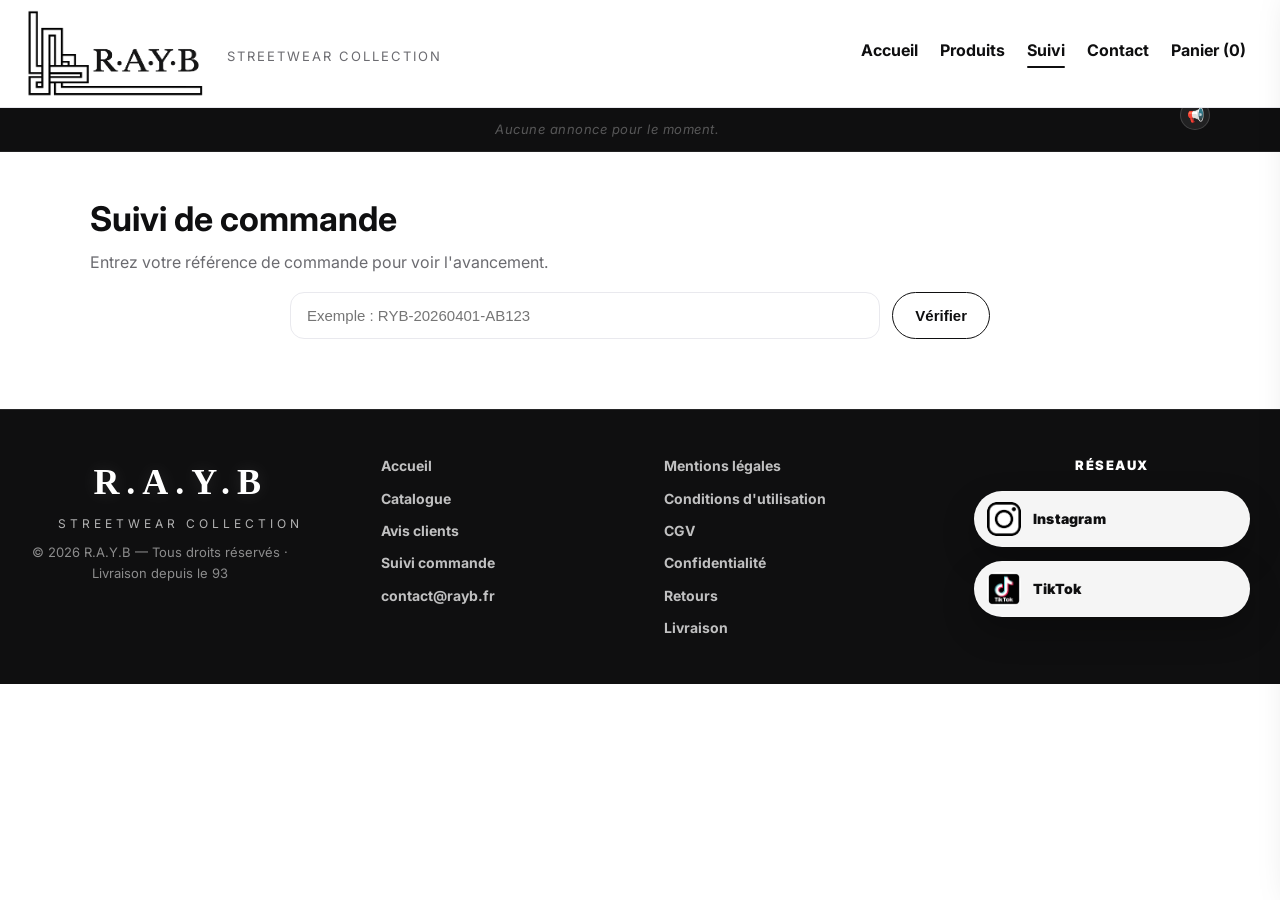
<file: suivi.html>
<!DOCTYPE html>
<html lang="fr">
<head>
  <script async src="https://www.googletagmanager.com/gtag/js?id=G-W9DEFRPRFW"></script>
  <script>
    window.dataLayer = window.dataLayer || [];
    function gtag(){dataLayer.push(arguments);}
    gtag('js', new Date());
    gtag('config', 'G-W9DEFRPRFW');
  </script>

  <meta charset="UTF-8">
  <meta name="viewport" content="width=device-width, initial-scale=1.0">
  <title>Suivi de commande — R.A.Y.B</title>
  <link rel="stylesheet" href="style.css">
  <link rel="icon" type="image/png" href="images/favicon.png">
  <link href="https://fonts.googleapis.com/css2?family=Oswald:wght@400;500;600;700&family=Inter:wght@300;400;500;600;700&display=swap" rel="stylesheet">
</head>
<body>

<header class="header">
  <a href="index.html" class="brand" style="text-decoration:none;color:inherit;">
    <img src="images/logo-rayb-header.png" alt="Logo R.A.Y.B" class="logo">
    <div class="brand-text">
      <p>Streetwear Collection</p>
    </div>
  </a>

  <button class="nav-toggle" onclick="toggleMenu()" aria-label="Menu">&#9776;</button>

  <nav class="nav" id="mainNav">
    <a href="index.html">Accueil</a>
    <a href="catalogue.html">Produits</a>
    <a href="suivi.html" class="active">Suivi</a>
    <a href="#" onclick="openContact()">Contact</a>
    <a href="#" onclick="openCart()">Panier (<span class="cart-count">0</span>)</a>
  </nav>
</header>

  <!-- BARRE ANNONCES -->
  <div class="announcements-bar" id="annBar">
    <span class="ann-text-center" id="annTextCenter">Aucune annonce pour le moment.</span>
    <button class="ann-icon-btn" id="annIconBtn" title="Voir toutes les annonces" style="position:relative;">
      📢
      <span class="ann-badge" id="annCountBadge" style="display:none;">0</span>
    </button>
  </div>

  <!-- PANNEAU HISTORIQUE ANNONCES -->
  <div id="annOverlay"></div>
  <div class="ann-panel" id="annPanel">
    <div class="ann-panel-header">
      <h3>Annonces</h3>
      <button class="ann-panel-close" onclick="closeAnnPanel()">&#215;</button>
    </div>
    <div class="ann-panel-list" id="annPanelList"></div>
  </div>

<main class="page">
  <div class="page-title">
    <h2>Suivi de commande</h2>
    <p>Entrez votre référence de commande pour voir l'avancement.</p>
  </div>

  <div class="tracking-box">
    <input id="trackingRef" type="text" placeholder="Exemple : RYB-20260401-AB123">
    <button class="btn" onclick="checkTracking()">Vérifier</button>
  </div>

  <div id="trackingResult"></div>
</main>

<div id="contactPopup" class="popup" onclick="closeContact()">
  <div class="popup-content contact-popup-content" onclick="event.stopPropagation()">
    <button class="popup-close" onclick="closeContact()">&#215;</button>
    <span class="contact-label">R.A.Y.B</span>
    <h2>Contact</h2>
    <p>Email : <strong><a href="mailto:contact@rayb.fr">contact@rayb.fr</a></strong></p>
    <p>Téléphone : <strong>06 28 49 84 93</strong></p>
    <div class="contact-socials">
      <a class="social-link instagram-link" href="https://www.instagram.com/r.a.y.b_officiel/#" target="_blank" rel="noopener">
        <img src="images/social-instagram.png" alt="Instagram">
        <span>Instagram</span>
      </a>
      <a class="social-link tiktok-link" href="https://www.tiktok.com/@.rayb.fr?is_from_webapp=1&sender_device=pc" target="_blank" rel="noopener">
        <img src="images/social-tiktok.png" alt="TikTok">
        <span>TikTok</span>
      </a>
    </div>
    <div class="contact-qr-box">
      <img src="images/instagram-qr.png" alt="QR code Instagram R.A.Y.B" class="contact-qr">
      <span>Scanne le QR code pour retrouver Instagram</span>
    </div>
  </div>
</div>

<div id="cartOverlay" class="cart-overlay" onclick="closeCart()"></div>
<aside id="cartDrawer" class="cart-drawer">
  <div class="cart-header">
    <h2>Panier</h2>
    <button onclick="closeCart()">&#215;</button>
  </div>
  <div id="cartItems" class="cart-items"></div>
  <div class="cart-footer">
    <div class="cart-total-line">
      <strong>Total</strong>
      <strong id="cartTotal">0,00 €</strong>
    </div>
    <button class="btn primary cart-checkout" onclick="goToPayment()">Continuer vers le paiement</button>
  </div>
</aside>

<footer class="footer">
  <div class="footer-inner">
    <div class="footer-brand">
      <strong>R.A.Y.B</strong>
      <span>Streetwear Collection</span>
      <p>© 2026 R.A.Y.B — Tous droits réservés · Livraison depuis le 93</p>
    </div>
    <div class="footer-links">
      <a href="index.html">Accueil</a>
      <a href="catalogue.html">Catalogue</a>
      <a href="avis.html">Avis clients</a>
      <a href="suivi.html">Suivi commande</a>
      <a href="mailto:contact@rayb.fr">contact@rayb.fr</a>
    </div>
    <div class="footer-links footer-legal-links">
      <a href="mentions-legales.html">Mentions légales</a>
      <a href="conditions-utilisation.html">Conditions d'utilisation</a>
      <a href="cgv.html">CGV</a>
      <a href="politique-confidentialite.html">Confidentialité</a>
      <a href="politique-retour.html">Retours</a>
      <a href="livraison.html">Livraison</a>
    </div>
    <div class="footer-socials">
      <span class="footer-title">Réseaux</span>
      <a class="social-link instagram-link" href="https://www.instagram.com/r.a.y.b_officiel/#" target="_blank" rel="noopener">
        <img src="images/social-instagram.png" alt="Instagram">
        <span>Instagram</span>
      </a>
      <a class="social-link tiktok-link" href="https://www.tiktok.com/@.rayb.fr?is_from_webapp=1&sender_device=pc" target="_blank" rel="noopener">
        <img src="images/social-tiktok.png" alt="TikTok">
        <span>TikTok</span>
      </a>
    </div>
  </div>
</footer>

<script src="cart.js"></script>
<script>
  const TRACKING_API = "https://script.google.com/macros/s/AKfycbzxX4hBIQyvZr7LdFRxA1U337SQ4BnE0tsU6PjZ0dAR2kqTT1GXYfdphDOS223CcemMwQ/exec";

  function openContact() { document.getElementById("contactPopup").style.display = "flex"; }
  function closeContact() { document.getElementById("contactPopup").style.display = "none"; }
  function toggleMenu() { document.getElementById("mainNav").classList.toggle("open"); }

  function renderTracking(data) {
    const box = document.getElementById("trackingResult");
    if (!data.found) {
      box.innerHTML = '<div class="tracking-result"><h3>Commande introuvable</h3><p class="muted">Vérifiez la référence puis réessayez.</p></div>';
      return;
    }
    box.innerHTML = `
      <div class="tracking-result">
        <h3>Commande trouvée</h3>
        <div class="tracking-grid">
          <div><strong>Référence</strong><br>${data.reference || "-"}</div>
          <div><strong>Paiement reçu</strong><br>${data.paid || "-"}</div>
          <div><strong>Mode de paiement</strong><br>${data.paymentMode || "-"}</div>
          <div><strong>Réf. paiement</strong><br>${data.paymentRef || "-"}</div>
          <div><strong>Date paiement</strong><br>${data.paymentDate || "-"}</div>
          <div><strong>Statut livraison</strong><br>${data.shippingStatus || "-"}</div>
          <div><strong>Date expédition</strong><br>${data.shippingDate || "-"}</div>
          <div><strong>N° de suivi</strong><br>${data.trackingNumber || "-"}</div>
          <div style="grid-column:1/-1;"><strong>Notes</strong><br>${data.notes || "-"}</div>
        </div>
      </div>
    `;
  }

  function checkTracking() {
    const ref = document.getElementById("trackingRef").value.trim();
    const box = document.getElementById("trackingResult");
    if (!ref) {
      box.innerHTML = '<div class="tracking-result"><p class="muted">Merci d\'entrer une référence de commande.</p></div>';
      return;
    }
    box.innerHTML = '<div class="tracking-result"><p class="muted">Recherche en cours…</p></div>';

    const callbackName = "trackingCallback_" + Date.now();
    window[callbackName] = function(data) {
      renderTracking(data);
      delete window[callbackName];
      script.remove();
    };
    const script = document.createElement("script");
    script.src = TRACKING_API + "?reference=" + encodeURIComponent(ref) + "&callback=" + callbackName;
    document.body.appendChild(script);
  }
</script>

  <script src="annonces.js"></script>
</body>
</html>
</file>
<file: style.css>
:root{
  --bg:#ffffff;
  --text:#0f0f10;
  --muted:#6b6b70;
  --border:#e9e9ee;
  --black:#000;
  --white:#fff;
  --shadow-sm:0 8px 24px rgba(0,0,0,.06);
  --shadow-md:0 18px 44px rgba(0,0,0,.14);
  --radius:18px;
}

*{
  box-sizing:border-box;
}

html, body{
  margin:0;
  padding:0;
  background:var(--bg);
  color:var(--text);
  font-family:'Inter', Arial, sans-serif;
  overflow-x:hidden;
}

body{
  line-height:1.45;
}

/* HEADER */
.header{
  position:sticky;
  top:0;
  z-index:50;
  background:rgba(255,255,255,.97);
  border-bottom:1px solid var(--border);
  display:flex;
  align-items:center;
  justify-content:space-between;
  padding:0 34px 0 22px;
  min-height:108px;
}

.brand{
  display:flex;
  align-items:center;
  gap:18px;
}

.logo{
  height:96px;
  width:auto;
  object-fit:contain;
  display:block;
}

.brand-text{
  display:flex;
  flex-direction:column;
  justify-content:center;
}

.brand-text h1{
  margin:0;
  font-size:30px;
  letter-spacing:3px;
  font-weight:800;
  line-height:1.05;
}

.brand-text p{
  margin:6px 0 0;
  font-size:13px;
  color:var(--muted);
  text-transform:uppercase;
  letter-spacing:2px;
}

.nav{
  display:flex;
  align-items:center;
  gap:22px;
  flex-wrap:wrap;
}

.nav a{
  text-decoration:none;
  color:var(--text);
  font-weight:700;
  position:relative;
  padding-bottom:5px;
}

.nav a.active::after{
  content:"";
  position:absolute;
  left:0;
  bottom:0;
  width:100%;
  height:2px;
  background:var(--text);
  border-radius:2px;
}

/* BOUTONS */
.btn{
  display:inline-flex;
  align-items:center;
  justify-content:center;
  padding:13px 22px;
  border-radius:999px;
  text-decoration:none;
  border:1px solid var(--text);
  color:var(--text);
  background:#fff;
  transition:transform .22s ease, box-shadow .22s ease, background .22s ease, color .22s ease;
  cursor:pointer;
  font-weight:700;
  font-size:15px;
}

.btn:hover{
  transform:translateY(-2px);
  box-shadow:var(--shadow-sm);
}

.btn.primary{
  background:#000;
  color:#fff;
  border-color:#000;
}

.btn.paypal{
  width:100%;
  background:#ffc439;
  color:#111;
  border-color:#ffc439;
}

.btn.revolut{
  width:100%;
  background:#000;
  color:#fff;
  border-color:#000;
}

.ghost-light{
  background:transparent;
  color:#fff;
  border:1px solid rgba(255,255,255,.35);
}

/* BANDE VIDÉO EN BOUCLE */
.video-band {
  position: relative;
  width: 100%;
  height: 420px;
  overflow: hidden;
  display: flex;
  align-items: center;
  justify-content: center;
}

.video-band-player {
  position: absolute;
  inset: 0;
  width: 100%;
  height: 100%;
  object-fit: cover;
  display: block;
}

.video-band-overlay {
  position: absolute;
  inset: 0;
  background: rgba(0,0,0,.45);
  z-index: 1;
}

.video-band-text {
  position: relative;
  z-index: 2;
  display: flex;
  align-items: center;
  gap: 28px;
  white-space: nowrap;
  font-family: 'Oswald', sans-serif;
  font-size: 22px;
  font-weight: 600;
  letter-spacing: 4px;
  text-transform: uppercase;
  color: rgba(255,255,255,.85);
  pointer-events: none;
}

.video-band-text span:nth-child(even) {
  color: rgba(255,255,255,.3);
  font-size: 16px;
}

@media (max-width: 600px) {
  .video-band {
    height: 260px;
  }
  .video-band-text {
    font-size: 15px;
    gap: 18px;
    letter-spacing: 2px;
  }
}

/* HERO ACCUEIL */
.hero-home{
  min-height:calc(100vh - 108px);
  background:url("images/hero-accueil.jpg") center/cover no-repeat;
  position:relative;
  display:flex;
  align-items:center;
  justify-content:center;
  text-align:center;
  overflow:hidden;
  padding:60px 20px;
}

.hero-home-overlay{
  position:absolute;
  inset:0;
  background:linear-gradient(180deg, rgba(0,0,0,.42), rgba(0,0,0,.62));
}

.hero-words{
  position:absolute;
  inset:0;
  pointer-events:none;
  z-index:1;
}

.hero-words span{
  position:absolute;
  color:#fff;
  font-family:'Oswald', sans-serif;
  font-size:30px;
  text-transform:uppercase;
  letter-spacing:1px;
  opacity:.05;
}

.hero-words span:nth-child(1){ top:13%; left:12%; }
.hero-words span:nth-child(2){ top:25%; left:73%; }
.hero-words span:nth-child(3){ top:58%; left:18%; }
.hero-words span:nth-child(4){ top:73%; left:62%; }
.hero-words span:nth-child(5){ top:43%; left:42%; }
.hero-words span:nth-child(6){ top:17%; left:49%; }
.hero-words span:nth-child(7){ top:80%; left:26%; }
.hero-words span:nth-child(8){ top:52%; left:78%; }

.hero-home-content{
  position:relative;
  z-index:2;
  max-width:1000px;
}

.hero-brand{
  display:block;
  font-family:'Times New Roman', serif;
  font-size:64px;
  font-weight:700;
  letter-spacing:7px;
  color:rgba(255,255,255,.96);
  text-align:center;
  margin-bottom:18px;
  line-height:1;
  text-shadow:
    0 0 10px rgba(255,255,255,.20),
    0 0 28px rgba(255,255,255,.10);
  position:relative;
}

.hero-brand::before,
.hero-brand::after{
  content:"";
  position:absolute;
  top:50%;
  width:120px;
  height:1px;
  background:rgba(255,255,255,.22);
  transform:translateY(-50%);
}

.hero-brand::before{
  left:calc(50% - 270px);
}

.hero-brand::after{
  right:calc(50% - 270px);
}

.hero-home-title{
  margin:0 0 20px;
  font-family:'Oswald', sans-serif;
  font-size:72px;
  line-height:1.08;
  font-weight:700;
  letter-spacing:.5px;
  color:#fff;
}

.hero-home-text{
  margin:0 auto 32px;
  font-size:19px;
  line-height:1.65;
  color:rgba(255,255,255,.92);
  max-width:780px;
}

.hero-home-actions{
  display:flex;
  justify-content:center;
  gap:16px;
  flex-wrap:wrap;
}

/* HERO PRODUITS ACCUEIL */
.hero-showcase{
  min-height:calc(100vh - 108px);
  background:url("images/hero.jpg") center/cover no-repeat;
  position:relative;
  overflow:hidden;
  padding:72px 34px 80px;
}

.hero-dark-layer{
  position:absolute;
  inset:0;
  background:linear-gradient(90deg, rgba(0,0,0,.78), rgba(0,0,0,.45), rgba(0,0,0,.65));
}

.hero-showcase-inner{
  position:relative;
  z-index:2;
  max-width:1380px;
  margin:0 auto;
  display:grid;
  grid-template-columns:minmax(320px, 560px) minmax(420px, 1fr);
  align-items:center;
  gap:34px;
}

.hero-left{
  color:#fff;
  max-width:560px;
  min-width:0;
}

.hero-pill{
  border:1px solid rgba(255,255,255,.30);
  padding:7px 14px;
  border-radius:999px;
  font-size:12px;
  display:inline-block;
  margin-bottom:16px;
  text-transform:uppercase;
  letter-spacing:1px;
}

.hero-main-title{
  margin:0 0 14px;
  font-family:'Oswald', sans-serif;
  font-size:72px;
  line-height:.92;
  text-transform:uppercase;
  font-weight:700;
  word-break:break-word;
}

.hero-main-text{
  margin:0 0 22px;
  font-size:17px;
  color:rgba(255,255,255,.92);
  line-height:1.6;
  max-width:500px;
}

.hero-actions{
  display:flex;
  gap:12px;
  flex-wrap:wrap;
}

.hero-right{
  position:relative;
  min-width:0;
  width:100%;
  padding:0 46px;
  display:flex;
  align-items:center;
  justify-content:center;
}

.hero-cards-wrap{
  width:100%;
  overflow:visible;
  padding-top:20px;
}

.hero-cards{
  display:flex;
  gap:12px;
  align-items:flex-end;
  justify-content:center;
  width:100%;
  max-width:640px;
}

.hero-card{
  width:calc((100% - 24px) / 3);
  max-width:190px;
  min-width:0;
  min-height:360px;
  background:rgba(255,255,255,.10);
  border:1px solid rgba(255,255,255,.18);
  border-radius:22px;
  overflow:hidden;
  cursor:pointer;
  transition:transform .25s ease, opacity .25s ease, box-shadow .25s ease;
  opacity:.82;
  box-shadow:0 12px 28px rgba(0,0,0,.16);
  backdrop-filter:blur(10px);
  flex-shrink:1;
  text-decoration:none;
  position:relative;
}

.hero-card.active{
  transform:translateY(-6px) scale(1.02);
  opacity:1;
}

.hero-card img{
  width:100%;
  height:200px;
  object-fit:contain;
  background:#fff;
  display:block;
  padding:14px;
}

.hero-card-info{
  padding:16px 12px;
  min-height:105px;
}

.hero-card-info span{
  display:block;
  font-size:15px;
  opacity:.92;
  text-transform:uppercase;
  letter-spacing:2px;
  line-height:1.4;
  font-weight:700;
}

.hero-arrow{
  position:absolute;
  top:50%;
  transform:translateY(-50%);
  background:rgba(255,255,255,.18);
  border:none;
  color:#fff;
  font-size:22px;
  width:42px;
  height:42px;
  border-radius:50%;
  cursor:pointer;
  z-index:5;
}

.hero-arrow-left{ left:0; }
.hero-arrow-right{ right:0; }

/* PAGE CATALOGUE — thème inversé : noir sur blanc */
.catalogue-page {
  background: #f7f7f7;
  min-height: 100vh;
  color: #0f0f10;
}

.catalogue-page .page {
  background: #f7f7f7;
  padding: 52px 28px;
  background-image:
    repeating-linear-gradient(
      45deg,
      rgba(0,0,0,.03) 0px,
      rgba(0,0,0,.03) 1px,
      transparent 1px,
      transparent 40px
    );
}

.catalogue-page .page-title h2 {
  color: #0f0f10;
  font-family: 'Oswald', sans-serif;
  font-size: 42px;
  letter-spacing: 2px;
  text-transform: uppercase;
}

.catalogue-page .page-title p {
  color: rgba(0,0,0,.45);
  text-transform: uppercase;
  letter-spacing: 2px;
  font-size: 13px;
}

.catalogue-page .catalog-nav .btn {
  background: transparent;
  border: 1px solid rgba(0,0,0,.25);
  color: #0f0f10;
}

.catalogue-page .catalog-nav .btn:hover {
  background: rgba(0,0,0,.06);
}

.catalogue-page .section-title {
  color: rgba(0,0,0,.45);
  text-transform: uppercase;
  letter-spacing: 3px;
  font-size: 13px;
  font-weight: 600;
  border-bottom: 1px solid rgba(0,0,0,.1);
  padding-bottom: 10px;
}

.catalogue-page .card {
  background: #fff;
  border: 1.5px solid #0f0f10;
  box-shadow: 4px 4px 0 #0f0f10;
  transition: transform .25s ease, box-shadow .25s ease;
  position: relative;
  z-index: 1;
}

.catalogue-page .card:hover {
  transform: translate(-3px, -3px);
  box-shadow: 7px 7px 0 #0f0f10;
  z-index: 2;
}

/* Trait noir en haut au hover */
.catalogue-page .card::before {
  content: "";
  position: absolute;
  top: 0; left: 20%; right: 20%;
  height: 2px;
  background: linear-gradient(90deg, transparent, #000, transparent);
  opacity: 0;
  transition: opacity .3s;
  z-index: 3;
}
.catalogue-page .card:hover::before {
  opacity: 1;
}

.catalogue-page .card img {
  background: #f5f5f5;
}

.catalogue-page .card-body h3 {
  color: #0f0f10 !important;
}

.catalogue-page .card-body .price {
  color: #0f0f10;
}

.catalogue-page .badge {
  background: #0f0f10;
  color: #fff;
  border: 1px solid #0f0f10;
}

.catalogue-page .card .btn {
  background: transparent;
  border: 1.5px solid #0f0f10;
  color: #0f0f10;
  width: 100%;
  margin-top: 6px;
}

.catalogue-page .card .btn:hover {
  background: #0f0f10;
  color: #fff;
}

.catalogue-page .footer {
  background: #f7f7f7;
  border-top: 1px solid rgba(0,0,0,.12);
  color: rgba(0,0,0,.45);
}

.catalogue-page .footer-links a {
  color: rgba(0,0,0,.45);
}

.catalogue-page .header {
  background: rgba(247,247,247,.97);
  border-bottom: 1px solid rgba(0,0,0,.1);
}

.catalogue-page .nav a {
  color: #0f0f10;
}

.catalogue-page .nav a.active::after {
  background: #0f0f10;
}

/* PAGE */
.page{
  padding:42px 28px;
}

.page-title{
  max-width:1100px;
  margin:0 auto 18px;
}

.page-title h2{
  margin:0;
  font-size:34px;
}

.page-title p{
  margin:8px 0 0;
  color:var(--muted);
}

.catalog-nav{
  max-width:1100px;
  margin:0 auto 24px;
  display:flex;
  gap:12px;
  flex-wrap:wrap;
}

.section-title{
  max-width:1100px;
  margin:30px auto 16px;
  font-size:24px;
}

/* CATALOGUE */
.grid{
  max-width:1180px;
  margin:0 auto;
  display:grid;
  grid-template-columns:repeat(3, minmax(0, 1fr));
  gap:24px;
  padding:0 18px;
}

.card{
  background:#fff;
  border:1px solid var(--border);
  border-radius:var(--radius);
  overflow:hidden;
  box-shadow:0 8px 24px rgba(0,0,0,.05);
  transition:transform .25s ease, box-shadow .25s ease;
}

.card:hover{
  transform:translateY(-6px);
  box-shadow:var(--shadow-md);
}

.card img{
  width:100%;
  height:260px;
  object-fit:contain;
  background:#fafafa;
  display:block;
  padding:10px;
}

.card-body{
  padding:18px;
}

.badge{
  display:inline-block;
  background:#000;
  color:#fff;
  padding:5px 11px;
  border-radius:999px;
  font-size:12px;
  margin-bottom:10px;
}

.card-body h3{
  margin:0 0 8px;
  font-size:19px;
  color:#0f0f10 !important;
}

.card-body .size-select{
  border:1px solid var(--border);
  background:#fff;
  color:#0f0f10;
}
.card-body .size-select option{
  background:#fff;
  color:#0f0f10;
}

.price{
  font-weight:800;
  margin:6px 0 14px;
  font-size:20px;
}

/* PRODUIT */
.back-link{
  display:inline-block;
  margin-bottom:18px;
  text-decoration:none;
  color:var(--text);
  font-weight:700;
}

.product-layout{
  max-width:1100px;
  margin:0 auto;
  display:grid;
  grid-template-columns:84px 1fr 420px;
  gap:26px;
  align-items:start;
}

.thumbs{
  display:flex;
  flex-direction:column;
  gap:10px;
}

.thumb{
  width:74px;
  height:74px;
  object-fit:contain;
  border:1px solid var(--border);
  border-radius:12px;
  background:#fafafa;
  cursor:pointer;
  padding:6px;
}

.product-image{
  border:1px solid var(--border);
  border-radius:20px;
  background:#fafafa;
  display:flex;
  align-items:center;
  justify-content:center;
  min-height:420px;
  box-shadow:0 12px 30px rgba(0,0,0,.08);
}

.product-image img{
  max-width:95%;
  max-height:420px;
  object-fit:contain;
  display:block;
  padding:12px;
}

.product-info{
  border:1px solid var(--border);
  border-radius:20px;
  padding:20px;
  background:#fff;
  box-shadow:0 8px 20px rgba(0,0,0,.04);
}

.product-info h2{
  margin:0 0 8px;
  font-size:30px;
}

.price.big{
  font-size:1.7rem;
}

.desc{
  color:var(--muted);
  line-height:1.55;
}

.row{
  margin:14px 0;
}

label{
  display:block;
  font-weight:700;
  margin-bottom:6px;
}

select{
  padding:10px 12px;
  border-radius:12px;
  border:1px solid var(--border);
  width:180px;
  background:#fff;
}

.muted{
  color:var(--muted);
}

.stock-count{
  margin:8px 0 14px;
  font-weight:700;
}

.delivery{
  display:flex;
  flex-direction:column;
  gap:10px;
  margin:10px 0 18px;
}

.delivery input{
  padding:12px 14px;
  border-radius:12px;
  border:1px solid var(--border);
  width:100%;
}

.delivery .two{
  display:grid;
  grid-template-columns:1fr 1fr;
  gap:10px;
}

.shipping-note{
  margin:10px 0 16px;
  padding:12px;
  border:1px solid var(--border);
  border-radius:12px;
  background:#fafafa;
  line-height:1.5;
  font-size:14px;
}

.shipping-choice{
  margin:8px 0 14px;
  padding:12px 14px;
  border:1px solid var(--border);
  border-radius:12px;
  background:#fafafa;
  width:100%;
  overflow:hidden;
}

.shipping-check{
  display:grid;
  grid-template-columns:28px 1fr;
  gap:10px;
  align-items:start;
  font-weight:700;
  line-height:1.5;
}

.shipping-check input{
  margin-top:4px;
}

.shipping-extra{
  margin:8px 0 0;
  font-size:14px;
}



/* PAIEMENT */
.payment-box{
  max-width:760px;
  margin:0 auto;
  border:1px solid var(--border);
  border-radius:24px;
  padding:36px;
  background:#fff;
  box-shadow:0 20px 60px rgba(0,0,0,.08);
  position:relative;
  overflow:hidden;
}
.payment-box::before{
  content:"";
  position:absolute;
  top:0; left:0; right:0;
  height:3px;
  background:linear-gradient(90deg,#000,#555,#000);
}
.payment-box h2{
  font-family:'Oswald',sans-serif;
  font-size:32px;
  letter-spacing:1px;
  margin:12px 0 20px;
}
.payment-box h3{
  font-size:17px;
  font-weight:700;
  margin:24px 0 12px;
  padding-bottom:8px;
  border-bottom:1px solid var(--border);
  text-transform:uppercase;
  letter-spacing:1px;
}
.payment-note{
  margin:8px 0 16px;
  padding:12px 16px;
  background:#f5f5f5;
  border-radius:10px;
  font-size:14px;
  font-weight:600;
}
.payment-box .delivery input{
  border:1.5px solid var(--border);
  border-radius:10px;
  padding:13px 14px;
  font-size:15px;
  transition:border-color .2s;
  outline:none;
  width:100%;
}
.payment-box .delivery input:focus{
  border-color:#000;
}
.cash{
  margin-top:12px;
  padding:14px 16px;
  border:1.5px solid var(--border);
  border-radius:12px;
  background:#fafafa;
  font-size:14px;
}
.shipping-choice{
  border:1.5px solid var(--border);
  border-radius:14px;
  padding:16px;
  margin:16px 0;
  background:#fafafa;
  cursor:pointer;
  transition:border-color .2s, background .2s;
}
.shipping-choice:hover{
  border-color:#000;
  background:#f0f0f0;
}
.pay{
  margin-top:20px;
  display:flex;
  flex-direction:column;
  gap:12px;
}
.pay form{
  margin:0;
}
.btn.paypal{
  font-size:16px;
  padding:16px;
  border-radius:14px;
  font-weight:800;
}
.btn.revolut{
  font-size:16px;
  padding:16px;
  border-radius:14px;
  font-weight:800;
  width:100%;
}

/* SUIVI */
.tracking-box{
  max-width:700px;
  margin:0 auto 28px;
  display:flex;
  gap:12px;
  flex-wrap:wrap;
}
.tracking-box input{
  flex:1;
  min-width:260px;
  padding:14px 16px;
  border:1.5px solid var(--border);
  border-radius:14px;
  font-size:15px;
  outline:none;
  transition:border-color .2s;
}
.tracking-box input:focus{ border-color:#000; }
.tracking-result{
  max-width:900px;
  margin:0 auto;
  border:1px solid var(--border);
  border-radius:20px;
  background:#fff;
  padding:28px;
  box-shadow:0 8px 32px rgba(0,0,0,.06);
}
.tracking-grid{
  display:grid;
  grid-template-columns:repeat(auto-fill,minmax(200px,1fr));
  gap:16px;
  margin-top:16px;
}
.tracking-grid > div{
  padding:14px 16px;
  background:#f8f8f8;
  border-radius:12px;
  border:1px solid var(--border);
  font-size:14px;
  line-height:1.6;
}

/* SECTIONS INDEX */
.trust-section{
  padding:60px 20px;
  background:#0f0f10;
}
.trust-container{
  max-width:1100px;
  margin:0 auto;
  display:grid;
  grid-template-columns:repeat(4,1fr);
  gap:16px;
}
.trust-item{
  border:1px solid rgba(255,255,255,.1);
  padding:24px 20px;
  border-radius:16px;
  background:rgba(255,255,255,.04);
  color:#fff;
  transition:border-color .2s, background .2s;
}
.trust-item:hover{
  border-color:rgba(255,255,255,.25);
  background:rgba(255,255,255,.07);
}
.trust-item h3{
  font-size:16px;
  font-weight:700;
  margin:0 0 8px;
  color:#fff;
}
.trust-item p{
  font-size:14px;
  color:rgba(255,255,255,.5);
  margin:0;
  line-height:1.55;
}

.about-section{
  padding:80px 20px;
  background:#fff;
}
.about-container{
  max-width:760px;
  margin:0 auto;
  text-align:center;
}
.about-label{
  display:inline-block;
  font-size:12px;
  font-weight:700;
  letter-spacing:3px;
  text-transform:uppercase;
  color:var(--muted);
  margin-bottom:16px;
}
.about-container h2{
  font-family:'Oswald',sans-serif;
  font-size:38px;
  font-weight:700;
  line-height:1.15;
  margin:0 0 24px;
}
.about-container p{
  font-size:16px;
  line-height:1.75;
  color:var(--muted);
  max-width:620px;
  margin:0 auto 16px;
}

.faq-section{
  padding:60px 20px;
  background:#f8f8f8;
}
.faq-container{
  max-width:760px;
  margin:0 auto;
  text-align:left;
}
.faq-container h2{
  text-align:center;
  font-family:'Oswald',sans-serif;
  font-size:32px;
  margin:0 0 32px;
}
.faq-item{
  border:1px solid var(--border);
  padding:20px 22px;
  border-radius:14px;
  background:#fff;
  margin-bottom:12px;
  cursor:pointer;
  transition:box-shadow .2s, border-color .2s;
}
.faq-item:hover{
  box-shadow:0 6px 20px rgba(0,0,0,.07);
  border-color:#ccc;
}
.faq-item h4{
  margin:0 0 10px;
  font-size:16px;
  font-weight:700;
  display:flex;
  align-items:center;
  justify-content:space-between;
}
.faq-item h4::after{
  content:"↓";
  font-size:14px;
  opacity:.4;
}
.faq-item p{
  margin:0;
  font-size:14px;
  color:var(--muted);
  line-height:1.6;
}

/* GALERIE PRODUIT MULTI-IMAGES */
.thumbs{
  display:flex;
  flex-direction:column;
  gap:10px;
  align-items:center;
}
.thumb{
  width:74px;
  height:74px;
  object-fit:contain;
  border:2px solid var(--border);
  border-radius:12px;
  background:#fafafa;
  cursor:pointer;
  padding:6px;
  transition:border-color .2s, box-shadow .2s;
}
.thumb:hover, .thumb.active{
  border-color:#000;
  box-shadow:0 4px 12px rgba(0,0,0,.12);
}
.product-image{
  position:relative;
  overflow:hidden;
  border-radius:20px;
  background:#fafafa;
  border:1px solid var(--border);
  min-height:420px;
  display:flex;
  align-items:center;
  justify-content:center;
  cursor:zoom-in;
}
.product-image img{
  max-width:95%;
  max-height:420px;
  object-fit:contain;
  display:block;
  padding:12px;
  transition:transform .4s ease;
}
.product-image:hover img{
  transform:scale(1.05);
}
.product-info{
  border:1px solid var(--border);
  border-radius:20px;
  padding:28px;
  background:#fff;
  box-shadow:0 8px 30px rgba(0,0,0,.06);
  position:sticky;
  top:120px;
}
.product-info h2{
  font-family:'Oswald',sans-serif;
  font-size:32px;
  letter-spacing:1px;
  margin:0 0 8px;
}
.price.big{
  font-size:2rem;
  font-weight:800;
}
.product-tabs{
  margin-top:20px;
  border-top:1px solid var(--border);
  padding-top:16px;
}
.product-tab-headers{
  display:flex;
  gap:0;
  margin-bottom:16px;
}
.product-tab-btn{
  flex:1;
  padding:10px;
  background:none;
  border:none;
  border-bottom:2px solid var(--border);
  font-size:13px;
  font-weight:700;
  letter-spacing:1px;
  text-transform:uppercase;
  cursor:pointer;
  color:var(--muted);
  transition:color .2s, border-color .2s;
}
.product-tab-btn.active{
  color:#000;
  border-bottom-color:#000;
}
.product-tab-content{
  display:none;
  font-size:14px;
  color:var(--muted);
  line-height:1.7;
}
.product-tab-content.active{
  display:block;
}

/* POPUP */
.popup{
  display:none;
  position:fixed;
  inset:0;
  z-index:10000;
  background:rgba(0,0,0,.6);
  justify-content:center;
  align-items:center;
}

.popup-content{
  width:min(420px, 92vw);
  background:#fff;
  border-radius:18px;
  padding:20px;
  position:relative;
}

.popup-close{
  position:absolute;
  top:10px;
  right:12px;
  border:none;
  background:transparent;
  font-size:24px;
  cursor:pointer;
}

/* ══ BARRE D'ANNONCES ══ */
.announcements-bar{
  background:#0f0f10;
  border-bottom:1px solid rgba(255,255,255,.08);
  display:flex;
  align-items:center;
  justify-content:center;
  min-height:44px;
  padding:0 56px 0 20px;
  position:relative;
  z-index:48;
  overflow:hidden;
}
.ann-text-center{
  font-size:13px;
  font-weight:600;
  color:rgba(255,255,255,.88);
  letter-spacing:.5px;
  text-align:center;
  flex:1;
}
.ann-text-center.empty{
  color:rgba(255,255,255,.3);
  font-style:italic;
  font-weight:400;
}
.ann-icon-btn{
  position:absolute;
  right:14px;
  top:50%;
  transform:translateY(-50%);
  background:rgba(255,255,255,.08);
  border:1px solid rgba(255,255,255,.15);
  color:#fff;
  border-radius:50%;
  width:30px;
  height:30px;
  display:flex;
  align-items:center;
  justify-content:center;
  cursor:pointer;
  font-size:14px;
  transition:background .2s;
  flex-shrink:0;
}
.ann-icon-btn:hover{ background:rgba(255,255,255,.16); }
.ann-badge{
  position:absolute;
  top:-4px;
  right:-4px;
  background:#e63946;
  color:#fff;
  font-size:9px;
  font-weight:800;
  border-radius:50%;
  width:16px;
  height:16px;
  display:flex;
  align-items:center;
  justify-content:center;
  line-height:1;
}

/* Panneau historique annonces */
.ann-panel{
  display:none;
  position:fixed;
  top:0;
  right:-420px;
  width:380px;
  max-width:92vw;
  height:100vh;
  background:#fff;
  z-index:9997;
  box-shadow:-18px 0 40px rgba(0,0,0,.22);
  transition:right .3s ease;
  flex-direction:column;
  overflow:hidden;
}
.ann-panel.open{
  display:flex;
  right:0;
}
.ann-panel-header{
  background:#0f0f10;
  padding:20px 20px 18px;
  display:flex;
  align-items:center;
  justify-content:space-between;
  flex-shrink:0;
}
.ann-panel-header h3{
  margin:0;
  color:#fff;
  font-family:'Oswald',sans-serif;
  font-size:22px;
  letter-spacing:2px;
}
.ann-panel-close{
  background:rgba(255,255,255,.1);
  border:none;
  color:#fff;
  width:32px;
  height:32px;
  border-radius:50%;
  cursor:pointer;
  font-size:20px;
  display:flex;
  align-items:center;
  justify-content:center;
  transition:background .2s;
}
.ann-panel-close:hover{ background:rgba(255,255,255,.2); }
.ann-panel-list{
  flex:1;
  overflow-y:auto;
  padding:16px;
}
.ann-panel-item{
  border:1px solid var(--border);
  border-radius:14px;
  padding:14px 16px;
  margin-bottom:10px;
  background:#fafafa;
}
.ann-panel-item-header{
  display:flex;
  align-items:center;
  justify-content:space-between;
  margin-bottom:6px;
}
.ann-panel-item-name{
  font-size:12px;
  font-weight:800;
  text-transform:uppercase;
  letter-spacing:1px;
  color:#0f0f10;
}
.ann-panel-item-date{
  font-size:11px;
  color:var(--muted);
}
.ann-panel-item-text{
  font-size:14px;
  color:#333;
  line-height:1.5;
}
.ann-panel-empty{
  text-align:center;
  color:var(--muted);
  font-size:14px;
  padding:40px 20px;
  font-style:italic;
}
#annOverlay{
  display:none;
  position:fixed;
  inset:0;
  background:rgba(0,0,0,.4);
  z-index:9996;
}
#annOverlay.open{ display:block; }

/* FOOTER */
.footer{
  text-align:center;
  padding:30px;
  border-top:1px solid var(--border);
  font-size:14px;
  color:var(--muted);
}

/* PANIER LATÉRAL */
#cartOverlay{
  position:fixed;
  inset:0;
  background:rgba(0,0,0,.45);
  z-index:9998;
  display:none;
}

#cartOverlay.open{
  display:block;
}

#cartDrawer{
  position:fixed;
  top:0;
  right:-430px;
  width:390px;
  max-width:92vw;
  height:100vh;
  background:#fff;
  z-index:9999;
  box-shadow:-18px 0 40px rgba(0,0,0,.22);
  transition:right .3s ease;
  display:flex;
  flex-direction:column;
  overflow:hidden;
  margin:0;
  padding:0;
}

#cartDrawer.open{
  right:0;
}

.cart-header{
  display:flex;
  align-items:center;
  justify-content:space-between;
  padding:20px;
  border-bottom:1px solid var(--border);
  background:#fff;
}

.cart-header h2{
  margin:0;
  font-size:24px;
}

.cart-header button{
  border:none;
  background:transparent;
  font-size:32px;
  cursor:pointer;
  color:#111;
}

.cart-items{
  flex:1;
  overflow-y:auto;
  padding:18px;
  background:#fff;
}

.cart-item{
  display:flex;
  gap:12px;
  padding:14px 0;
  border-bottom:1px solid var(--border);
}

.cart-item img{
  width:72px;
  height:72px;
  object-fit:contain;
  background:#fafafa;
  border:1px solid var(--border);
  border-radius:12px;
  flex-shrink:0;
}

.cart-item-info{
  flex:1;
  display:flex;
  flex-direction:column;
  gap:5px;
  min-width:0;
}

.cart-item-info strong{
  font-size:15px;
  color:#0f0f10;
}

.cart-item-info span{
  font-size:14px;
  color:var(--muted);
}

.cart-qty{
  display:flex;
  align-items:center;
  gap:10px;
  margin-top:6px;
}

.cart-qty button{
  width:28px;
  height:28px;
  border-radius:50%;
  border:1px solid var(--border);
  background:#fff;
  cursor:pointer;
  font-weight:700;
}

.cart-remove{
  margin-top:4px;
  border:none;
  background:transparent;
  color:#c1121f;
  padding:0;
  width:max-content;
  cursor:pointer;
  font-size:13px;
  font-weight:700;
}

.cart-footer{
  padding:18px;
  border-top:1px solid var(--border);
  background:#fff;
}

.cart-total-line{
  display:flex;
  align-items:center;
  justify-content:space-between;
  margin-bottom:14px;
  font-size:18px;
}

.cart-checkout{
  width:100%;
}

body.cart-open{
  overflow:hidden;
}

/* RESPONSIVE */
@media(max-width:1100px){
  .hero-showcase-inner{
    grid-template-columns:1fr;
  }

  .product-layout{
    grid-template-columns:84px 1fr;
  }

  .product-info{
    grid-column:1 / -1;
  }

  .hero-home-title{
    font-size:56px;
  }
}

@media(max-width:980px){
  .grid{
    grid-template-columns:repeat(2, 1fr);
  }

  .trust-container{
    grid-template-columns:repeat(2,1fr);
  }
}

@media(max-width:600px){
  .header{
    padding:14px 16px;
    flex-direction:column;
    gap:12px;
    min-height:auto;
  }

  .brand{
    flex-direction:column;
    text-align:center;
  }

  .logo{
    height:86px;
  }

  .nav{
    justify-content:center;
    gap:14px;
  }

  .hero-brand{
    font-size:42px;
    letter-spacing:5px;
  }

  .hero-brand::before,
  .hero-brand::after{
    display:none;
  }

  .hero-home-title{
    font-size:40px;
  }

  .hero-home-text{
    font-size:15px;
  }

  .grid{
    grid-template-columns:repeat(2, minmax(0,1fr));
    gap:14px;
    padding:0;
  }

  .card img{
    height:180px;
  }

  .card-body{
    padding:12px;
  }

  .card-body h3{
    font-size:16px;
  }

  .btn{
    padding:11px 14px;
    font-size:14px;
  }

  .product-layout{
    grid-template-columns:1fr;
  }

  .thumbs{
    flex-direction:row;
  }

.hero-right{
  padding:0;
}

.hero-cards{
  flex-direction:column;
  max-width:100%;
}

.hero-card{
  width:100%;
  max-width:100%;
  min-height:auto;
}

.trust-container{
  grid-template-columns:1fr;
}

.about-container h2{
  font-size:30px;
}

  .delivery .two{
    grid-template-columns:1fr;
  }

  .trust-container{
    grid-template-columns:1fr;
  }

  #cartDrawer{
    width:100%;
    max-width:100%;
    right:-100%;
  }

  #cartDrawer.open{
    right:0;
  }
/* --- Footer links --- */
.footer-links {
  display: flex;
  flex-wrap: wrap;
  justify-content: center;
  gap: 16px;
  margin-bottom: 10px;
  font-size: 13px;
}
.footer-links a {
  color: inherit;
  opacity: .65;
  text-decoration: none;
  transition: opacity .2s;
}
.footer-links a:hover { opacity: 1; }

/* --- Nav mobile toggle — caché sur desktop --- */
.nav-toggle {
  display: none;
  background: none;
  border: none;
  color: inherit;
  font-size: 22px;
  cursor: pointer;
  padding: 4px 8px;
}
@media (min-width: 681px) {
  .nav-toggle { display: none !important; }
  .nav { display: flex !important; }
}

/* --- Size select in catalogue --- */
.size-select {
  width: 100%;
  margin-top: 8px;
  padding: 8px 10px;
  border-radius: 6px;
  border: 1px solid rgba(255,255,255,.2);
  background: rgba(255,255,255,.08);
  color: inherit;
  font-size: 14px;
  cursor: pointer;
}
.size-select option { background: #1a1a1a; color: #fff; }

/* --- Card hover animation --- */
.card {
  transition: transform .25s ease, box-shadow .25s ease;
}
.card:hover {
  transform: translateY(-4px);
  box-shadow: 0 12px 32px rgba(0,0,0,.18);
}

/* --- Mobile responsive --- */
@media (max-width: 680px) {
  .nav-toggle { display: block; }
  .nav {
    display: none;
    flex-direction: column;
    position: absolute;
    top: 100%;
    left: 0;
    right: 0;
    background: #111;
    padding: 16px 20px;
    gap: 14px;
    z-index: 100;
  }
  .nav.open { display: flex; }
  .header { position: relative; }
}

/* =====================================================
   CORRECTIONS DEMANDÉES — R.A.Y.B
   1) cartes accueil en blanc
   2) annonce : icône mégaphone abaissée
   3) esthétique catalogue/produit en noir & blanc
   4) menu hamburger caché sur ordinateur, actif sur mobile
===================================================== */

/* Texte des cartes de la page index : toujours blanc */
.hero-card-info,
.hero-card-info span,
.hero-card-info a{
  color:#fff !important;
}

/* Icône annonce légèrement abaissée pour éviter le chevauchement header */
.ann-icon-btn{
  top:calc(50% + 5px) !important;
}

/* Hamburger : jamais visible sur ordinateur */
@media (min-width:681px){
  .nav-toggle{
    display:none !important;
  }

  .nav{
    display:flex !important;
    position:static !important;
    background:transparent !important;
    padding:0 !important;
  }
}

/* Menu déroulant mobile propre */
@media (max-width:680px){
  .header{
    position:sticky;
  }

  .nav-toggle{
    display:block !important;
    color:#0f0f10;
    font-size:26px;
    border:1px solid rgba(0,0,0,.12);
    border-radius:12px;
    background:#fff;
    padding:8px 11px;
  }

  .nav{
    display:none;
    position:absolute;
    top:100%;
    left:12px;
    right:12px;
    flex-direction:column;
    align-items:stretch;
    gap:0;
    background:#fff;
    border:1px solid var(--border);
    border-radius:18px;
    box-shadow:0 18px 42px rgba(0,0,0,.14);
    overflow:hidden;
    padding:8px;
    z-index:200;
  }

  .nav.open{
    display:flex !important;
  }

  .nav a{
    display:block;
    padding:13px 14px;
    border-radius:12px;
    color:#0f0f10 !important;
  }

  .nav a:hover{
    background:#f3f3f3;
  }
}

/* Fond esthétique noir/blanc pour catalogue et produit */
body.catalogue-page,
body.product-page{
  background:#fff;
}

body.catalogue-page .page,
body.product-page .page{
  background-color:#fff;
  background-image:
    linear-gradient(135deg, rgba(0,0,0,.035) 25%, transparent 25%),
    linear-gradient(225deg, rgba(0,0,0,.035) 25%, transparent 25%),
    repeating-linear-gradient(90deg, rgba(0,0,0,.018) 0 1px, transparent 1px 44px);
  background-size:44px 44px,44px 44px,100% 100%;
}

/* Catalogue : style blanc dominant + détails noirs */
body.catalogue-page .card{
  border:1.5px solid rgba(0,0,0,.92);
  box-shadow:5px 5px 0 rgba(0,0,0,.92), 0 10px 26px rgba(0,0,0,.06);
  background:#fff;
}

body.catalogue-page .card:hover{
  transform:translate(-3px,-3px);
  box-shadow:8px 8px 0 rgba(0,0,0,.92), 0 18px 36px rgba(0,0,0,.08);
}

body.catalogue-page .card img{
  background:
    repeating-linear-gradient(-45deg, #fafafa 0 12px, #f1f1f1 12px 13px, #fafafa 13px 26px);
}

/* Produit : plus premium, mais blanc reste dominant */
body.product-page .product-layout{
  position:relative;
}

body.product-page .product-image{
  background:
    radial-gradient(circle at 50% 50%, rgba(0,0,0,.05), transparent 55%),
    repeating-linear-gradient(-45deg, #fafafa 0 16px, #f0f0f0 16px 17px, #fafafa 17px 34px);
  border:1.5px solid rgba(0,0,0,.9);
  box-shadow:6px 6px 0 #0f0f10, 0 18px 42px rgba(0,0,0,.08);
}

body.product-page .product-info{
  border:1.5px solid rgba(0,0,0,.9);
  box-shadow:6px 6px 0 #0f0f10, 0 18px 42px rgba(0,0,0,.08);
}

body.product-page .thumb{
  border:1.5px solid rgba(0,0,0,.65);
  background:#fff;
}

body.product-page .badge,
body.catalogue-page .badge{
  background:#0f0f10;
  color:#fff;
}

/* Sécurité : texte dans les cartes catalogue/produit jamais bleu lien */
.card-body h3,
.card-body p,
.card-body span,
.product-info h2,
.product-info p{
  color:inherit;
}


}


/* =====================================================
   PATCH PROPRE R.A.Y.B — ordinateur uniquement + motifs
   - cache les 3 traits sur ordinateur
   - garde le menu téléphone
   - enlève le bleu des cartes accueil
   - motifs visibles seulement catalogue / produit
   - galerie produit 4 cases à gauche sur ordinateur
===================================================== */

/* 1) Bouton 3 traits : invisible sur ordinateur, visible sur téléphone */
.nav-toggle{
  display:none !important;
}

@media (min-width:681px){
  .header .nav-toggle,
  button.nav-toggle{
    display:none !important;
    visibility:hidden !important;
    opacity:0 !important;
    pointer-events:none !important;
    width:0 !important;
    height:0 !important;
    padding:0 !important;
    margin:0 !important;
    border:0 !important;
    overflow:hidden !important;
  }

  .header .nav{
    display:flex !important;
    position:static !important;
    flex-direction:row !important;
    align-items:center !important;
    background:transparent !important;
    border:0 !important;
    box-shadow:none !important;
    padding:0 !important;
  }
}

@media (max-width:680px){
  .header .nav-toggle{
    display:block !important;
    visibility:visible !important;
    opacity:1 !important;
    pointer-events:auto !important;
    width:auto !important;
    height:auto !important;
    padding:8px 11px !important;
    margin:0 !important;
  }
}

/* 2) Texte des cartes de la page index : blanc, jamais bleu */
.hero-card,
.hero-card:link,
.hero-card:visited,
.hero-card:hover,
.hero-card:active,
.hero-card *,
.hero-card-info,
.hero-card-info span,
.hero-card-info a{
  color:#fff !important;
  text-decoration:none !important;
}

.hero-card-info span{
  text-shadow:0 2px 10px rgba(0,0,0,.42) !important;
}

/* Important : aucun motif ajouté sur les images des cartes de la page index */
.hero-card img{
  background:#fff !important;
  background-image:none !important;
}

/* 3) Motifs plus visibles uniquement sur catalogue et page produit */
body.catalogue-page .page,
body.product-page .page{
  background-color:#f3f3f3 !important;
  background-image:
    linear-gradient(135deg, rgba(0,0,0,.065) 25%, transparent 25%),
    linear-gradient(225deg, rgba(0,0,0,.065) 25%, transparent 25%),
    linear-gradient(45deg, rgba(0,0,0,.04) 25%, transparent 25%),
    linear-gradient(-45deg, rgba(0,0,0,.04) 25%, transparent 25%) !important;
  background-size:82px 82px !important;
  background-position:0 0, 0 0, 41px 41px, 41px 41px !important;
}

body.catalogue-page .card img,
body.product-page .product-image{
  background-color:#fff !important;
  background-image:
    linear-gradient(135deg, rgba(0,0,0,.045) 25%, transparent 25%),
    linear-gradient(225deg, rgba(0,0,0,.045) 25%, transparent 25%) !important;
  background-size:44px 44px !important;
}

body.product-page .product-info,
body.product-page .product-image{
  background-color:#fff !important;
  border:1px solid rgba(0,0,0,.08) !important;
  box-shadow:0 18px 48px rgba(0,0,0,.08) !important;
}

/* 4) Page produit ordinateur : 4 cases verticales type Amazon à gauche */
@media (min-width:681px){
  body.product-page .product-layout{
    max-width:1280px !important;
    grid-template-columns:92px minmax(420px, 1fr) 420px !important;
    gap:30px !important;
    align-items:start !important;
  }

  body.product-page .thumbs{
    display:flex !important;
    flex-direction:column !important;
    gap:18px !important;
    align-items:center !important;
    position:sticky !important;
    top:130px !important;
    min-height:390px !important;
  }

  body.product-page .thumb-slot,
  body.product-page .thumb{
    width:82px !important;
    height:82px !important;
    flex:0 0 82px !important;
    border:1.5px solid rgba(0,0,0,.35) !important;
    border-radius:14px !important;
    background:#fff !important;
    background-image:none !important;
    display:flex !important;
    align-items:center !important;
    justify-content:center !important;
    padding:7px !important;
    cursor:pointer !important;
    overflow:hidden !important;
    transition:transform .18s ease, border-color .18s ease, box-shadow .18s ease !important;
  }

  body.product-page .thumb-slot img,
  body.product-page .thumb{
    max-width:100% !important;
    max-height:100% !important;
    width:100% !important;
    height:100% !important;
    object-fit:contain !important;
    display:block !important;
    padding:0 !important;
    border:0 !important;
    box-shadow:none !important;
    background:transparent !important;
  }

  body.product-page .thumb-slot:hover,
  body.product-page .thumb-slot.active,
  body.product-page .thumb:hover,
  body.product-page .thumb.active{
    border-color:#000 !important;
    box-shadow:0 8px 22px rgba(0,0,0,.18) !important;
    transform:translateY(-2px) !important;
  }

  body.product-page .thumb-slot.empty{
    cursor:default !important;
    border-color:rgba(0,0,0,.16) !important;
    background:
      linear-gradient(135deg, rgba(0,0,0,.035) 25%, transparent 25%),
      linear-gradient(225deg, rgba(0,0,0,.035) 25%, transparent 25%),
      #fff !important;
    background-size:26px 26px !important;
  }

  body.product-page .thumb-slot.empty:hover{
    transform:none !important;
    box-shadow:none !important;
    border-color:rgba(0,0,0,.16) !important;
  }

  body.product-page .product-image{
    min-height:520px !important;
  }

  body.product-page .product-image img{
    transition:opacity .16s ease !important;
  }
}

/* Sur téléphone : on garde l'esprit de l'ancienne version et on cache les emplacements vides */
@media (max-width:680px){
  body.product-page .thumbs{
    display:flex !important;
    flex-direction:row !important;
    gap:10px !important;
    overflow-x:auto !important;
    align-items:center !important;
    min-height:0 !important;
  }

  body.product-page .thumb-slot.empty{
    display:none !important;
  }

  body.product-page .thumb-slot{
    width:68px !important;
    height:68px !important;
    flex:0 0 68px !important;
    border:1px solid var(--border) !important;
    border-radius:12px !important;
    background:#fafafa !important;
    display:flex !important;
    align-items:center !important;
    justify-content:center !important;
    padding:6px !important;
  }

  body.product-page .thumb-slot img{
    width:100% !important;
    height:100% !important;
    object-fit:contain !important;
  }
}

/* =========================================================
   CONTACT POPUP — amélioration esthétique uniquement
   ========================================================= */
.popup{
  background:rgba(0,0,0,.68) !important;
  backdrop-filter:blur(8px) !important;
  -webkit-backdrop-filter:blur(8px) !important;
  padding:22px !important;
}

.popup-content{
  width:min(460px, 92vw) !important;
  background:
    radial-gradient(circle at top left, rgba(255,255,255,.95), rgba(255,255,255,0) 38%),
    linear-gradient(180deg, #ffffff 0%, #f6f6f6 100%) !important;
  border:1px solid rgba(255,255,255,.75) !important;
  border-radius:28px !important;
  padding:34px 34px 30px !important;
  position:relative !important;
  overflow:hidden !important;
  box-shadow:0 28px 80px rgba(0,0,0,.34) !important;
  color:#0f0f10 !important;
  animation:contactPop .22s ease both !important;
}

.popup-content::before{
  content:"";
  position:absolute;
  top:0;
  left:0;
  right:0;
  height:5px;
  background:linear-gradient(90deg, #000, #777, #000);
}

.popup-content::after{
  content:"R.A.Y.B";
  position:absolute;
  right:22px;
  bottom:14px;
  font-family:'Times New Roman', serif;
  font-size:42px;
  font-weight:700;
  letter-spacing:5px;
  color:rgba(0,0,0,.035);
  pointer-events:none;
}

.popup-content h2{
  margin:0 42px 22px 0 !important;
  font-family:'Oswald', sans-serif !important;
  font-size:34px !important;
  line-height:1 !important;
  letter-spacing:1.5px !important;
  text-transform:uppercase !important;
  color:#0f0f10 !important;
}

.popup-content p{
  margin:12px 0 !important;
  padding:15px 16px !important;
  border:1px solid rgba(0,0,0,.10) !important;
  border-radius:18px !important;
  background:rgba(255,255,255,.78) !important;
  box-shadow:0 10px 24px rgba(0,0,0,.055) !important;
  font-size:15px !important;
  line-height:1.45 !important;
  color:#555 !important;
}

.popup-content p strong,
.popup-content p a{
  color:#0f0f10 !important;
  font-weight:800 !important;
}

.popup-content a{
  text-decoration:none !important;
}

.popup-content a:hover{
  text-decoration:underline !important;
  text-underline-offset:4px !important;
}

.popup-close{
  top:18px !important;
  right:18px !important;
  width:38px !important;
  height:38px !important;
  border-radius:50% !important;
  background:#0f0f10 !important;
  color:#fff !important;
  border:1px solid #0f0f10 !important;
  font-size:25px !important;
  line-height:1 !important;
  display:flex !important;
  align-items:center !important;
  justify-content:center !important;
  box-shadow:0 10px 22px rgba(0,0,0,.18) !important;
  transition:transform .2s ease, background .2s ease, color .2s ease !important;
}

.popup-close:hover{
  transform:rotate(90deg) scale(1.04) !important;
  background:#fff !important;
  color:#0f0f10 !important;
}

@keyframes contactPop{
  from{
    opacity:0;
    transform:translateY(14px) scale(.98);
  }
  to{
    opacity:1;
    transform:translateY(0) scale(1);
  }
}

@media (max-width:680px){
  .popup{
    padding:16px !important;
  }

  .popup-content{
    border-radius:22px !important;
    padding:28px 22px 24px !important;
  }

  .popup-content h2{
    font-size:28px !important;
  }

  .popup-content p{
    font-size:14px !important;
    padding:13px 14px !important;
  }
}


/* =========================================================
   R.A.Y.B — réseaux, footer, avis et pages légales
   ========================================================= */
.footer{
  padding:34px 28px !important;
}
.footer-inner{
  max-width:1180px;
  margin:0 auto;
  display:grid;
  grid-template-columns:1.2fr 1fr 1fr .9fr;
  gap:22px;
  align-items:start;
}
.footer-brand strong{
  display:block;
  font-family:'Times New Roman', serif;
  font-size:30px;
  letter-spacing:4px;
  color:#fff;
  margin-bottom:6px;
}
.footer-brand span{
  display:block;
  color:rgba(255,255,255,.72);
  text-transform:uppercase;
  letter-spacing:2px;
  font-size:12px;
  margin-bottom:10px;
}
.footer-brand p{
  margin:0;
  color:rgba(255,255,255,.50);
  font-size:13px;
  line-height:1.6;
}
.footer .footer-links{
  display:flex;
  flex-direction:column;
  align-items:flex-start;
  gap:10px;
}
.footer .footer-links a{
  color:rgba(255,255,255,.72) !important;
  text-decoration:none;
  font-weight:700;
  font-size:14px;
}
.footer .footer-links a:hover{
  color:#fff !important;
}
.footer-socials{
  display:flex;
  flex-direction:column;
  gap:10px;
}
.footer-socials a,
.contact-socials a{
  display:inline-flex;
  align-items:center;
  justify-content:center;
  min-height:42px;
  padding:11px 16px;
  border-radius:999px;
  border:1px solid rgba(255,255,255,.22);
  background:#fff;
  color:#0f0f10 !important;
  text-decoration:none !important;
  font-weight:900;
  transition:transform .2s ease, box-shadow .2s ease, background .2s ease;
}
.footer-socials a:hover,
.contact-socials a:hover{
  transform:translateY(-2px);
  box-shadow:0 12px 24px rgba(0,0,0,.16);
}
.contact-label{
  display:inline-flex;
  margin-bottom:10px;
  padding:6px 12px;
  border-radius:999px;
  background:#0f0f10;
  color:#fff;
  font-size:12px;
  font-weight:900;
  letter-spacing:1.5px;
}
.contact-socials{
  display:grid;
  grid-template-columns:1fr 1fr;
  gap:10px;
  margin:16px 0 14px;
}
.contact-qr-box{
  display:grid;
  grid-template-columns:82px 1fr;
  gap:14px;
  align-items:center;
  padding:12px;
  border:1px solid rgba(0,0,0,.10);
  border-radius:20px;
  background:rgba(255,255,255,.78);
}
.contact-qr{
  width:82px;
  height:82px;
  border-radius:16px;
  object-fit:cover;
  background:#fff;
}
.contact-qr-box span{
  font-size:13px;
  font-weight:800;
  color:#555;
  line-height:1.45;
}
.legal-page,
.reviews-page{
  background:#f7f7f7;
  min-height:100vh;
}
.legal-wrap,
.reviews-wrap{
  max-width:980px;
  margin:0 auto;
  padding:52px 26px;
}
.legal-card,
.review-form-box,
.approved-reviews{
  background:#fff;
  border:1.5px solid #0f0f10;
  border-radius:26px;
  box-shadow:5px 5px 0 #0f0f10;
  padding:30px;
}
.legal-card h1,
.reviews-wrap h1{
  margin:0 0 12px;
  font-family:'Oswald', sans-serif;
  font-size:44px;
  text-transform:uppercase;
  letter-spacing:1px;
}
.legal-card h2,
.approved-reviews h2,
.review-form-box h2{
  margin:28px 0 10px;
  font-family:'Oswald', sans-serif;
  text-transform:uppercase;
  letter-spacing:1px;
}
.legal-card p,
.legal-card li,
.reviews-wrap p{
  color:#555;
  line-height:1.7;
}
.legal-card a,
.reviews-wrap a{
  color:#0f0f10;
  font-weight:900;
}
.review-form{
  display:grid;
  gap:12px;
  margin-top:16px;
}
.review-form input,
.review-form select,
.review-form textarea{
  width:100%;
  border:1px solid var(--border);
  border-radius:14px;
  padding:13px 14px;
  font:inherit;
  background:#fff;
}
.review-form textarea{
  min-height:130px;
  resize:vertical;
}
.review-list{
  display:grid;
  gap:14px;
  margin-top:18px;
}
.review-card{
  border:1px solid rgba(0,0,0,.12);
  border-radius:18px;
  padding:16px;
  background:#fafafa;
}
.review-card strong{
  display:block;
  margin-bottom:4px;
}
.review-stars{
  color:#0f0f10;
  font-weight:900;
  letter-spacing:2px;
}
@media (max-width: 760px){
  .footer-inner{
    grid-template-columns:1fr;
  }
  .contact-socials{
    grid-template-columns:1fr;
  }
  .contact-qr-box{
    grid-template-columns:70px 1fr;
  }
  .contact-qr{
    width:70px;
    height:70px;
  }
  .legal-wrap,
  .reviews-wrap{
    padding:34px 18px;
  }
  .legal-card,
  .review-form-box,
  .approved-reviews{
    padding:22px;
  }
}

/* Footer sombre aussi sur catalogue / produit / pages légales */
body.catalogue-page .footer,
body.product-page .footer,
body.legal-page .footer,
body.reviews-page .footer{
  background:#0f0f10 !important;
  color:rgba(255,255,255,.65) !important;
  border-top:1px solid rgba(255,255,255,.10) !important;
}
body.catalogue-page .footer a,
body.product-page .footer a,
body.legal-page .footer a,
body.reviews-page .footer a{
  color:rgba(255,255,255,.72) !important;
}


/* =========================================================
   R.A.Y.B — correction présentation footer + stocks
   ========================================================= */
.footer{
  background:#0f0f10 !important;
  color:rgba(255,255,255,.72) !important;
  border-top:1px solid rgba(255,255,255,.10) !important;
  padding:46px 28px !important;
}
.footer-inner{
  max-width:1220px !important;
  grid-template-columns:1.15fr .9fr 1fr 1fr !important;
  gap:34px !important;
}
.footer-brand{
  padding-right:16px;
}
.footer-brand strong{
  font-size:36px !important;
  letter-spacing:7px !important;
  color:#fff !important;
  text-shadow:0 0 18px rgba(255,255,255,.12);
}
.footer-brand span{
  color:rgba(255,255,255,.68) !important;
  letter-spacing:4px !important;
}
.footer-brand p{
  color:rgba(255,255,255,.52) !important;
  max-width:260px;
}
.footer .footer-links{
  gap:12px !important;
}
.footer .footer-links a{
  color:rgba(255,255,255,.74) !important;
  transition:color .2s ease, transform .2s ease;
}
.footer .footer-links a:hover{
  color:#fff !important;
  transform:translateX(3px);
}
.footer-socials{
  gap:14px !important;
  align-items:stretch !important;
}
.footer-socials::before{
  content:"Réseaux";
  display:block;
  color:#fff;
  font-weight:900;
  letter-spacing:1px;
  margin-bottom:2px;
}
.footer-socials a{
  width:100%;
  min-height:48px !important;
  border:1px solid rgba(255,255,255,.20) !important;
  background:linear-gradient(180deg,#fff,#f4f4f4) !important;
  color:#0f0f10 !important;
  border-radius:999px !important;
  box-shadow:0 12px 26px rgba(0,0,0,.22);
  text-align:center;
}
.footer-socials a:first-child::before{
  content:"📷";
  margin-right:8px;
}
.footer-socials a:nth-child(2)::before{
  content:"♪";
  margin-right:8px;
  font-weight:900;
}
.footer-socials a:hover{
  transform:translateY(-3px) !important;
  box-shadow:0 18px 34px rgba(0,0,0,.30) !important;
}
.contact-socials a{
  background:#0f0f10 !important;
  color:#fff !important;
  border-color:#0f0f10 !important;
}
.stock-count.stock-ok{
  display:inline-flex;
  align-items:center;
  gap:8px;
  padding:9px 13px;
  border-radius:999px;
  background:#f1f1f1;
  color:#111;
}
.stock-count.stock-low{
  display:inline-flex;
  align-items:center;
  gap:8px;
  padding:9px 13px;
  border-radius:999px;
  background:#fff4d7;
  color:#7a4b00;
}
.stock-count.stock-out,
.soldout-badge{
  display:inline-flex;
  align-items:center;
  justify-content:center;
  gap:8px;
  padding:10px 15px;
  border-radius:999px;
  background:#111;
  color:#fff !important;
  font-weight:900;
  text-transform:uppercase;
  letter-spacing:1px;
  box-shadow:0 10px 22px rgba(0,0,0,.16);
}
.product-info.is-soldout{
  position:relative;
}
.product-info.is-soldout::after{
  content:"ÉPUISÉ";
  position:absolute;
  top:20px;
  right:20px;
  padding:9px 13px;
  border-radius:999px;
  background:#111;
  color:#fff;
  font-size:12px;
  font-weight:900;
  letter-spacing:1px;
}
.btn.is-disabled,
.btn:disabled{
  opacity:.42 !important;
  cursor:not-allowed !important;
  transform:none !important;
  box-shadow:none !important;
}
.cart-stock-warning{
  display:block;
  margin-top:8px;
  padding:8px 10px;
  border-radius:10px;
  background:#fff3f3;
  color:#9b1111;
  font-size:12px;
  font-weight:800;
  line-height:1.35;
}
.cart-item.out-of-stock{
  opacity:.72;
}
.cart-checkout.is-disabled{
  pointer-events:none;
}
@media (max-width:760px){
  .footer{
    padding:34px 22px !important;
  }
  .footer-inner{
    grid-template-columns:1fr !important;
    text-align:left;
  }
  .footer-brand p{
    max-width:none;
  }
  .footer-socials a{
    max-width:340px;
  }
}

/* =========================================================
   R.A.Y.B — correctif réseaux + prochaines sorties + avis
   ========================================================= */
.footer-socials{
  gap:14px !important;
}
.footer-socials::before{
  content:none !important;
}
.footer-socials .footer-title{
  display:block;
  color:#fff;
  font-weight:900;
  letter-spacing:1.5px;
  text-transform:uppercase;
  font-size:13px;
  margin-bottom:2px;
}
.social-link{
  display:flex !important;
  align-items:center !important;
  justify-content:flex-start !important;
  gap:12px !important;
  min-height:54px !important;
  padding:10px 16px 10px 12px !important;
  border-radius:18px !important;
  text-decoration:none !important;
  font-weight:900 !important;
  letter-spacing:.2px;
}
.social-link::before{
  content:none !important;
}
.social-link img{
  width:34px;
  height:34px;
  object-fit:contain;
  display:block;
  border-radius:9px;
  flex:0 0 auto;
}
.footer-socials .social-link{
  background:rgba(255,255,255,.96) !important;
  color:#0f0f10 !important;
  border:1px solid rgba(255,255,255,.22) !important;
  box-shadow:0 14px 32px rgba(0,0,0,.26) !important;
}
.footer-socials .social-link:hover{
  transform:translateY(-3px) !important;
  background:#fff !important;
  box-shadow:0 20px 40px rgba(0,0,0,.34) !important;
}
.contact-socials .social-link{
  background:#0f0f10 !important;
  color:#fff !important;
  border:1px solid #0f0f10 !important;
  justify-content:center !important;
  border-radius:16px !important;
}
.contact-socials .social-link img{
  background:#fff;
  padding:3px;
}

.coming-soon-section{
  max-width:1180px;
  margin:42px auto 0;
  padding:0 18px 12px;
}
.coming-soon-head{
  margin-bottom:16px;
}
.coming-soon-head span{
  display:inline-block;
  font-size:12px;
  font-weight:900;
  letter-spacing:3px;
  text-transform:uppercase;
  color:rgba(0,0,0,.45);
  margin-bottom:8px;
}
.coming-soon-head h3{
  margin:0;
  font-family:'Oswald', sans-serif;
  font-size:36px;
  line-height:1;
  text-transform:uppercase;
  letter-spacing:1.5px;
  color:#0f0f10;
}
.coming-soon-head p{
  margin:10px 0 0;
  color:rgba(0,0,0,.55);
  font-weight:700;
}
.coming-soon-grid{
  display:grid;
  grid-template-columns:repeat(3,minmax(0,1fr));
  gap:20px;
}
.coming-card{
  position:relative;
  overflow:hidden;
  min-height:190px;
  padding:24px;
  border:1.5px dashed rgba(0,0,0,.40);
  border-radius:26px;
  background:
    linear-gradient(135deg, rgba(255,255,255,.94), rgba(245,245,245,.86)),
    repeating-linear-gradient(45deg, rgba(0,0,0,.055) 0 12px, transparent 12px 24px);
  box-shadow:4px 4px 0 rgba(0,0,0,.88);
}
.coming-card::after{
  content:"+";
  position:absolute;
  right:20px;
  bottom:8px;
  font-family:'Oswald', sans-serif;
  font-size:86px;
  line-height:1;
  color:rgba(0,0,0,.06);
}
.coming-badge{
  display:inline-flex;
  padding:7px 12px;
  border-radius:999px;
  background:#0f0f10;
  color:#fff;
  font-size:12px;
  font-weight:900;
  text-transform:uppercase;
  letter-spacing:1px;
  margin-bottom:18px;
}
.coming-card h4{
  margin:0 0 8px;
  font-family:'Oswald', sans-serif;
  font-size:24px;
  text-transform:uppercase;
  letter-spacing:1px;
  color:#0f0f10;
}
.coming-card p{
  margin:0;
  color:rgba(0,0,0,.58);
  font-weight:700;
  line-height:1.55;
}
.review-sent-message{
  margin:10px 0 0 !important;
  padding:12px 14px;
  border-radius:14px;
  background:#eefaf0;
  border:1px solid #bfe8c7;
  color:#17692b !important;
  font-weight:900;
  line-height:1.45 !important;
}
@media (max-width:760px){
  .coming-soon-grid{
    grid-template-columns:1fr;
  }
  .social-link{
    min-height:50px !important;
  }
}

/* ══════════════════════════════════════════════
   R.A.Y.B — avis directement sur la page produit
══════════════════════════════════════════════ */
.product-reviews-section{
  max-width:1180px;
  margin:34px auto 0;
  padding:0 18px 34px;
}
.product-reviews-head{
  text-align:left;
  margin-bottom:18px;
}
.reviews-kicker{
  display:inline-block;
  padding:7px 13px;
  border-radius:999px;
  background:#000;
  color:#fff;
  font-size:12px;
  font-weight:800;
  letter-spacing:1.5px;
  text-transform:uppercase;
  margin-bottom:10px;
}
.product-reviews-head h2{
  margin:0;
  font-family:'Oswald',sans-serif;
  font-size:34px;
  letter-spacing:1px;
  text-transform:uppercase;
}
.product-reviews-head p{
  margin:8px 0 0;
  color:var(--muted);
}
.product-reviews-grid{
  display:grid;
  grid-template-columns:minmax(0,1.1fr) minmax(320px,.9fr);
  gap:22px;
  align-items:start;
}
.product-reviews-list-box,
.product-review-form-box{
  background:rgba(255,255,255,.92);
  border:1px solid rgba(0,0,0,.10);
  border-radius:24px;
  box-shadow:0 16px 40px rgba(0,0,0,.06);
  padding:24px;
  overflow:hidden;
}
.product-reviews-list-box h3,
.product-review-form-box h3{
  margin:0 0 14px;
  font-family:'Oswald',sans-serif;
  font-size:24px;
  letter-spacing:1px;
  text-transform:uppercase;
}
.product-review-list{
  display:grid;
  grid-template-columns:repeat(2,minmax(0,1fr));
  gap:14px;
}
.product-review-list .review-empty{
  grid-column:1/-1;
  margin:0;
  padding:18px;
  border:1px dashed rgba(0,0,0,.22);
  border-radius:16px;
  background:#fafafa;
}
.product-review-form textarea{
  min-height:115px;
  resize:vertical;
}
.product-review-form .btn{
  width:100%;
  margin-top:4px;
}
.product-review-form .review-sent-message{
  margin:12px 0 0;
  padding:12px 14px;
  border-radius:14px;
  background:#f3f3f3;
  border:1px solid rgba(0,0,0,.08);
  font-weight:700;
  color:#111;
}
@media (max-width: 900px){
  .product-reviews-grid{
    grid-template-columns:1fr;
  }
  .product-review-list{
    grid-template-columns:1fr;
  }
}

/* ══════════════════════════════════════════════
   R.A.Y.B — correction avis avec vraies étoiles
══════════════════════════════════════════════ */
.star-rating{
  display:flex;
  align-items:center;
  gap:6px;
  flex-wrap:wrap;
  padding:12px 14px;
  border:1.5px solid rgba(0,0,0,.12);
  border-radius:16px;
  background:#fff;
}
.star-btn{
  border:0;
  background:transparent;
  color:rgba(0,0,0,.22);
  font-size:30px;
  line-height:1;
  cursor:pointer;
  padding:0 1px;
  transition:transform .18s ease, color .18s ease;
}
.star-btn:hover,
.star-btn.active{
  color:#000;
  transform:translateY(-1px) scale(1.05);
}
.star-rating-text{
  margin-left:8px;
  color:rgba(0,0,0,.55);
  font-weight:800;
  font-size:13px;
}
@media (max-width: 700px){
  .star-rating{ gap:4px; padding:10px 12px; }
  .star-btn{ font-size:26px; }
  .star-rating-text{ width:100%; margin-left:0; margin-top:4px; }
}
</file>
